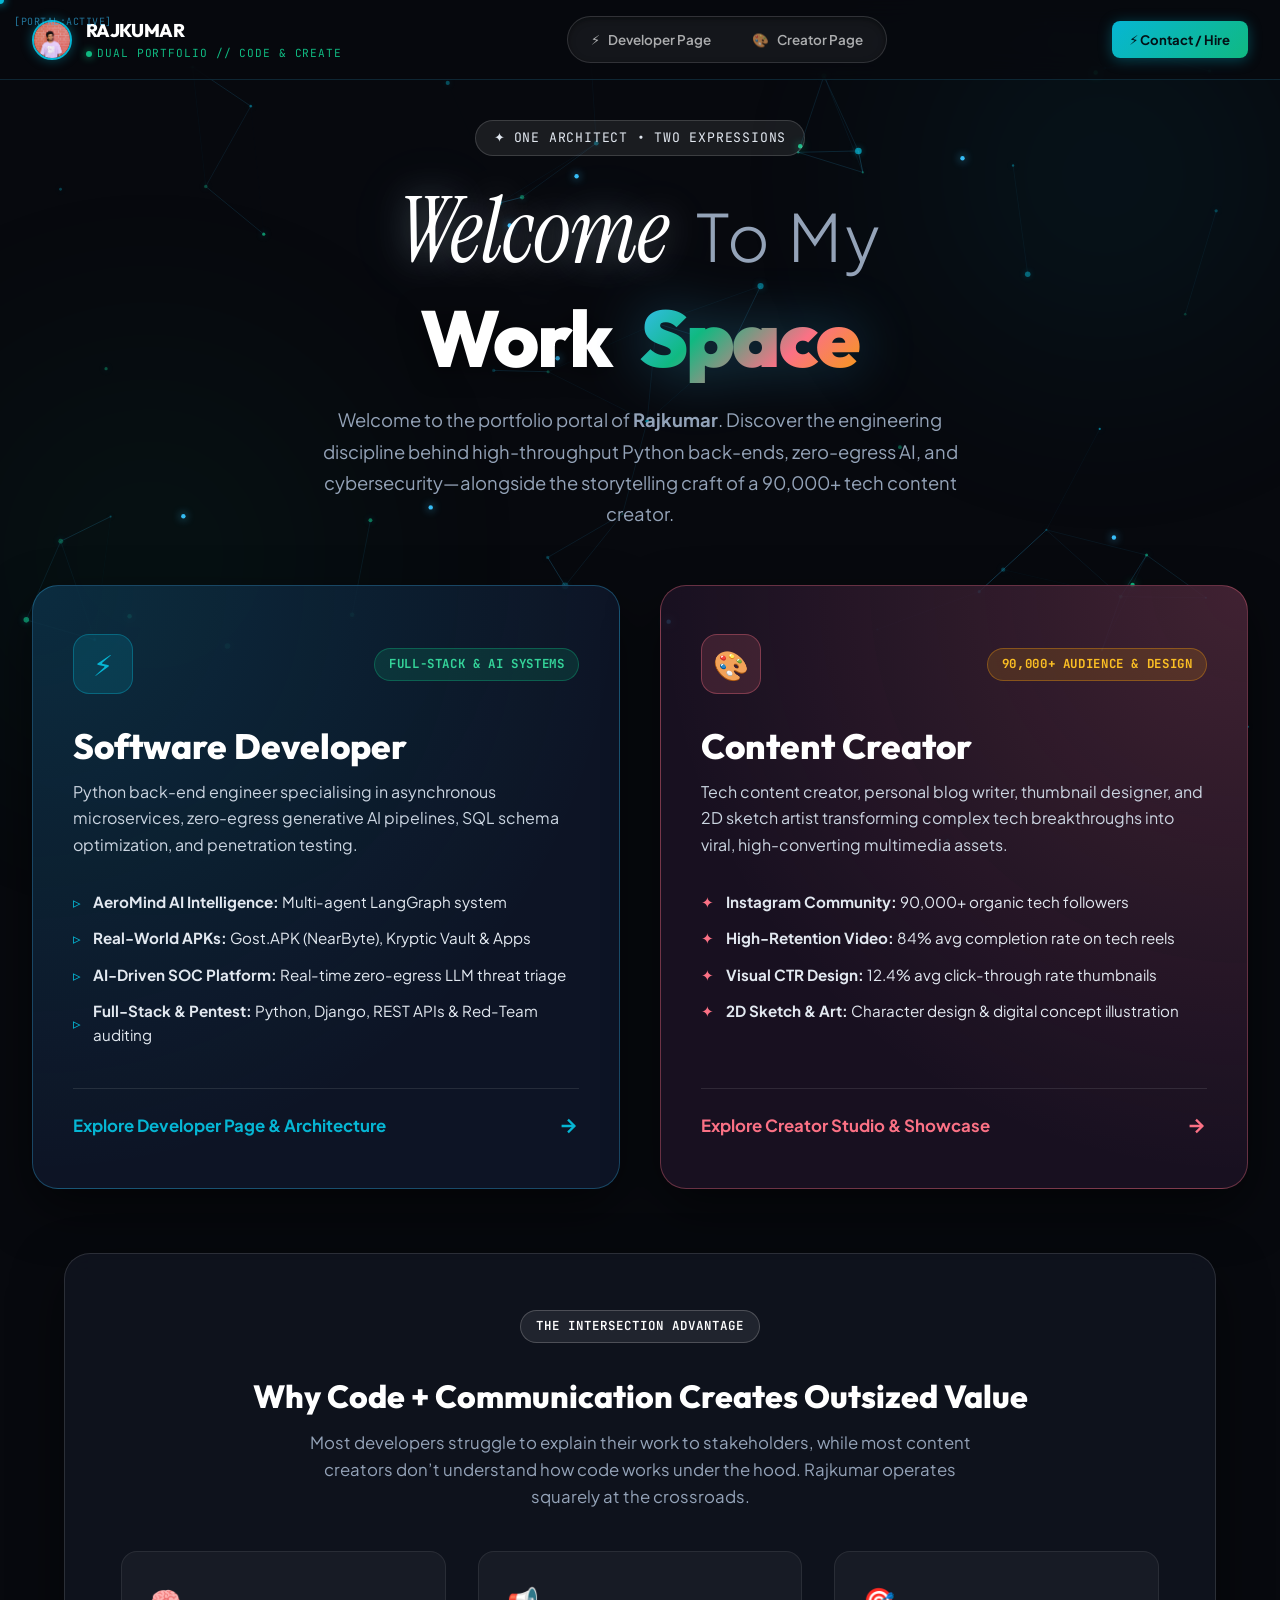
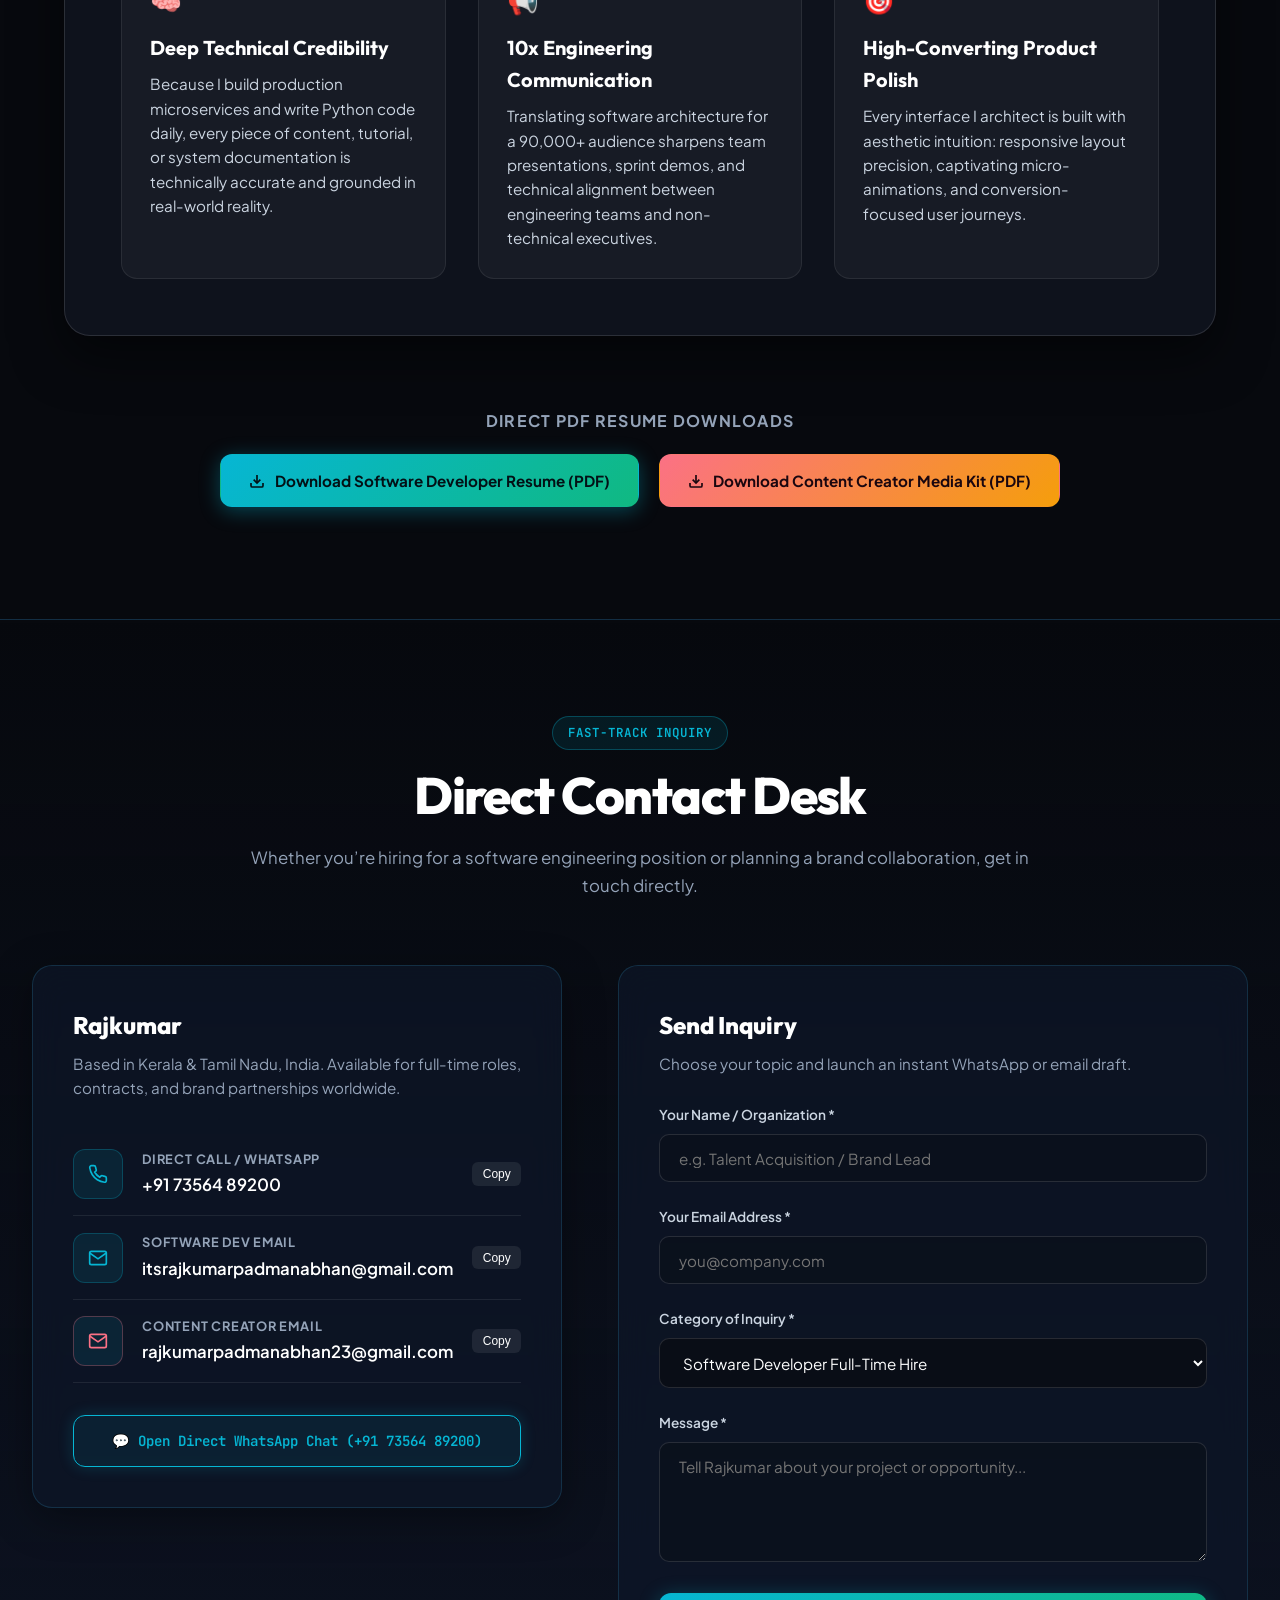
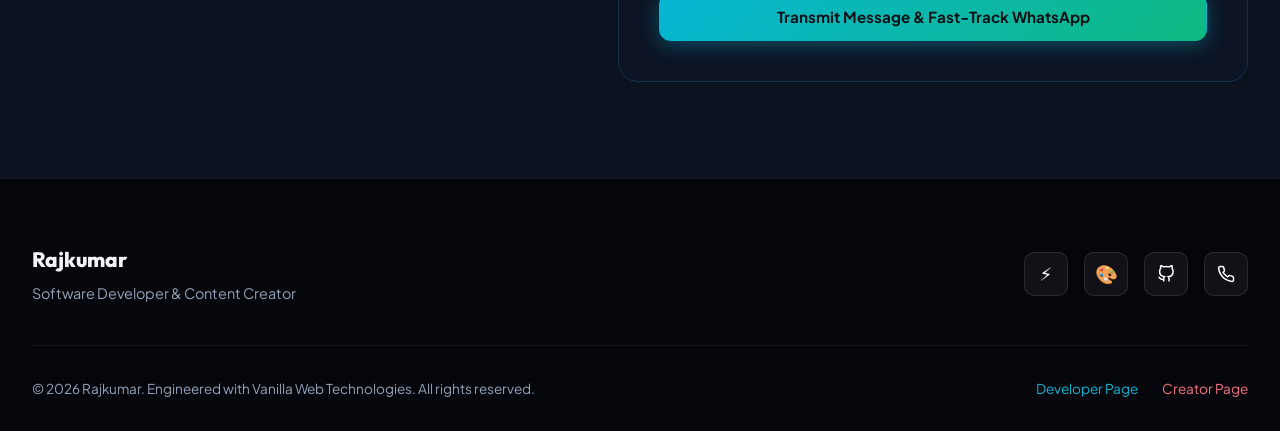
<file: index.html>
<!DOCTYPE html>
<html lang="en">
<head>
  <meta charset="UTF-8" />
  <meta name="viewport" content="width=device-width, initial-scale=1.0" />
  <title>Rajkumar — Software Developer & Content Creator | Dual Portfolio</title>
  <meta name="description" content="Official dual-persona portfolio of Rajkumar PR: Full-Stack Python Software Developer & AI Security Engineer + 90K Tech Content Creator & Visual Artist." />
  <meta name="theme-color" content="#07090e" />

  <!-- Preconnect to Google Fonts -->
  <link rel="preconnect" href="https://fonts.googleapis.com" />
  <link rel="preconnect" href="https://fonts.gstatic.com" crossorigin />
  <link href="https://fonts.googleapis.com/css2?family=Instrument+Serif:ital@0;1&family=Plus+Jakarta+Sans:wght@300;400;500;600;700;800&family=JetBrains+Mono:wght@400;500;600;700&family=Outfit:wght@400;500;600;700;800;900&family=Cinzel:wght@500;700&display=swap" rel="stylesheet" />

  <!-- Stylesheets -->
  <link rel="stylesheet" href="css/common.css" />
  <link rel="stylesheet" href="css/developer.css" />
  <link rel="stylesheet" href="css/creator.css" />
  <style>
    /* Master Hub Styles */
    .hub-hero {
      min-height: 100vh;
      display: flex;
      flex-direction: column;
      justify-content: center;
      align-items: center;
      padding: 7.5rem 2rem 4rem;
      position: relative;
      text-align: center;
    }

    .hub-title-wrap {
      max-width: 900px;
      margin-bottom: 3.5rem;
      position: relative;
      z-index: 10;
    }

    .hub-tag {
      display: inline-flex;
      align-items: center;
      gap: 0.5rem;
      padding: 0.4rem 1.15rem;
      border-radius: 999px;
      background: rgba(255, 255, 255, 0.08);
      border: 1px solid rgba(255, 255, 255, 0.15);
      font-family: var(--font-mono);
      font-size: 0.82rem;
      letter-spacing: 0.06em;
      color: #e2e8f0;
      margin-bottom: 1.5rem;
    }

    .hub-headline {
      font-size: clamp(2.75rem, 6.2vw, 5.2rem);
      line-height: 1.12;
      color: #fff;
      margin-bottom: 1.35rem;
      display: flex;
      flex-direction: column;
      align-items: center;
      justify-content: center;
      gap: 0.15em;
    }

    .hub-headline .mix-row {
      display: inline-flex;
      align-items: baseline;
      justify-content: center;
      flex-wrap: wrap;
      gap: 0.35em;
    }

    /* Font Mix 1: "Welcome" — Luxury Editorial Serif Italic */
    .hub-headline .mix-welcome {
      font-family: var(--font-serif, 'Instrument Serif', Georgia, serif);
      font-style: italic;
      font-weight: 400;
      font-size: 1.15em;
      letter-spacing: -0.01em;
      color: #ffffff;
      text-shadow: 0 0 35px rgba(255, 255, 255, 0.3), 0 0 70px rgba(56, 189, 248, 0.2);
      transition: transform 0.35s cubic-bezier(0.16, 1, 0.3, 1), text-shadow 0.35s ease;
      display: inline-block;
      cursor: default;
    }
    .hub-headline .mix-welcome:hover {
      transform: translateY(-2px) skewX(-3deg);
      text-shadow: 0 0 45px rgba(251, 113, 133, 0.5), 0 0 80px rgba(255, 255, 255, 0.45);
    }

    /* Font Mix 2: "To My" — Minimalist Geometric Modern Sans */
    .hub-headline .mix-tomy {
      font-family: var(--font-sans);
      font-weight: 300;
      font-style: normal;
      font-size: 0.82em;
      letter-spacing: 0.05em;
      color: #94a3b8;
      display: inline-block;
      vertical-align: baseline;
      transition: color 0.3s ease;
    }
    .hub-headline:hover .mix-tomy {
      color: #e2e8f0;
    }

    /* Font Mix 3: "Work" — Architectural Precision Geometric Sans */
    .hub-headline .mix-work {
      font-family: var(--font-heading);
      font-weight: 800;
      letter-spacing: -0.03em;
      color: #ffffff;
      display: inline-block;
      text-shadow: 0 4px 25px rgba(0, 0, 0, 0.6);
      transition: transform 0.35s cubic-bezier(0.16, 1, 0.3, 1), color 0.3s ease;
      cursor: default;
    }
    .hub-headline .mix-work:hover {
      transform: translateY(-2px);
      color: #e0f2fe;
      text-shadow: 0 0 30px rgba(56, 189, 248, 0.5);
    }

    /* Font Mix 4: "Space" — Radiant Dual-Gradient Ambient Display */
    .hub-headline .mix-space {
      font-family: var(--font-heading);
      font-weight: 900;
      letter-spacing: -0.02em;
      background: linear-gradient(135deg, #38bdf8 0%, #10b981 32%, #fb7185 68%, #f59e0b 100%);
      background-size: 250% 250%;
      -webkit-background-clip: text;
      -webkit-text-fill-color: transparent;
      filter: drop-shadow(0 0 28px rgba(56, 189, 248, 0.32));
      animation: spaceGradientShift 8s ease-in-out infinite alternate;
      display: inline-block;
      cursor: default;
      transition: filter 0.35s ease, transform 0.35s cubic-bezier(0.16, 1, 0.3, 1);
    }
    .hub-headline .mix-space:hover {
      transform: translateY(-2px) scale(1.02);
      filter: drop-shadow(0 0 38px rgba(251, 113, 133, 0.55)) drop-shadow(0 0 15px rgba(56, 189, 248, 0.45));
    }

    .hub-headline .dual-gradient {
      background: linear-gradient(135deg, #38bdf8 0%, #10b981 32%, #fb7185 68%, #f59e0b 100%);
      -webkit-background-clip: text;
      -webkit-text-fill-color: transparent;
    }

    @keyframes spaceGradientShift {
      0% {
        background-position: 0% 50%;
      }
      50% {
        background-position: 100% 50%;
      }
      100% {
        background-position: 0% 50%;
      }
    }

    .hub-sub {
      font-size: 1.15rem;
      color: #94a3b8;
      max-width: 680px;
      margin: 0 auto;
      line-height: 1.7;
    }

    /* Dual Persona Split Cards */
    .dual-portals-grid {
      display: grid;
      grid-template-columns: 1fr 1fr;
      gap: 2.5rem;
      max-width: 1280px;
      width: 100%;
      margin: 0 auto;
      position: relative;
      z-index: 10;
    }

    .portal-card {
      position: relative;
      border-radius: 26px;
      padding: 3rem 2.5rem;
      text-align: left;
      text-decoration: none;
      color: #fff;
      overflow: hidden;
      display: flex;
      flex-direction: column;
      justify-content: space-between;
      transition: all 0.4s cubic-bezier(0.16, 1, 0.3, 1);
      box-shadow: 0 20px 50px rgba(0, 0, 0, 0.5);
    }

    .portal-card.dev-side {
      background: radial-gradient(circle at top left, rgba(6, 182, 212, 0.15), transparent 70%), rgba(15, 23, 42, 0.85);
      border: 1px solid rgba(56, 189, 248, 0.3);
    }

    .portal-card.creator-side {
      background: radial-gradient(circle at top right, rgba(251, 113, 133, 0.18), transparent 70%), rgba(28, 18, 36, 0.85);
      border: 1px solid rgba(251, 113, 133, 0.35);
    }

    .portal-card:hover {
      transform: translateY(-8px) scale(1.02);
    }

    .portal-card.dev-side:hover {
      border-color: var(--dev-secondary);
      box-shadow: 0 25px 60px rgba(0, 0, 0, 0.6), 0 0 35px rgba(6, 182, 212, 0.35);
    }

    .portal-card.creator-side:hover {
      border-color: var(--creator-primary);
      box-shadow: 0 25px 60px rgba(0, 0, 0, 0.6), 0 0 40px rgba(251, 113, 133, 0.35);
    }

    .portal-header {
      display: flex;
      justify-content: space-between;
      align-items: center;
      margin-bottom: 2rem;
    }

    .portal-icon {
      width: 60px;
      height: 60px;
      border-radius: 16px;
      display: flex;
      align-items: center;
      justify-content: center;
      font-size: 1.8rem;
    }

    .dev-side .portal-icon {
      background: rgba(6, 182, 212, 0.15);
      border: 1px solid rgba(6, 182, 212, 0.35);
      color: var(--dev-secondary);
    }

    .creator-side .portal-icon {
      background: rgba(251, 113, 133, 0.15);
      border: 1px solid rgba(251, 113, 133, 0.35);
      color: var(--creator-primary);
    }

    .portal-badge {
      font-family: var(--font-mono);
      font-size: 0.78rem;
      font-weight: 700;
      padding: 0.35rem 0.85rem;
      border-radius: 999px;
      letter-spacing: 0.05em;
    }

    .dev-side .portal-badge {
      background: rgba(16, 185, 129, 0.15);
      color: #34d399;
      border: 1px solid rgba(16, 185, 129, 0.35);
    }

    .creator-side .portal-badge {
      background: rgba(245, 158, 11, 0.15);
      color: #fbbf24;
      border: 1px solid rgba(245, 158, 11, 0.35);
    }

    .portal-title {
      font-family: var(--font-heading);
      font-size: 2.2rem;
      font-weight: 800;
      line-height: 1.15;
      margin-bottom: 0.75rem;
    }

    .portal-lead {
      color: #cbd5e1;
      font-size: 1rem;
      line-height: 1.65;
      margin-bottom: 2rem;
    }

    .portal-highlights {
      display: flex;
      flex-direction: column;
      gap: 0.75rem;
      margin-bottom: 2.5rem;
    }

    .portal-highlight-item {
      display: flex;
      align-items: center;
      gap: 0.75rem;
      font-size: 0.95rem;
      color: #e2e8f0;
    }

    .portal-highlight-item span.bullet {
      font-weight: 800;
    }

    .dev-side span.bullet { color: var(--dev-secondary); }
    .creator-side span.bullet { color: var(--creator-primary); }

    .portal-cta-bar {
      display: flex;
      align-items: center;
      justify-content: space-between;
      border-top: 1px solid rgba(255, 255, 255, 0.1);
      padding-top: 1.5rem;
      font-weight: 700;
      font-size: 1.05rem;
    }

    .dev-side .portal-cta-bar { color: var(--dev-secondary); }
    .creator-side .portal-cta-bar { color: var(--creator-primary); }

    /* Intersection Feature Section */
    .intersection-section {
      max-width: 1280px;
      margin: 4rem auto 0;
      padding: 0 2rem;
      position: relative;
      z-index: 10;
    }

    .intersection-box {
      background: rgba(18, 22, 34, 0.75);
      backdrop-filter: var(--glass-blur);
      border: 1px solid rgba(255, 255, 255, 0.12);
      border-radius: 26px;
      padding: 3.5rem;
      text-align: center;
      box-shadow: 0 20px 50px rgba(0, 0, 0, 0.5);
    }

    .intersection-grid {
      display: grid;
      grid-template-columns: repeat(3, 1fr);
      gap: 2rem;
      margin-top: 2.5rem;
      text-align: left;
    }

    .intersection-item {
      background: rgba(255, 255, 255, 0.04);
      border: 1px solid rgba(255, 255, 255, 0.08);
      border-radius: 16px;
      padding: 1.75rem;
    }

    .intersection-item h4 {
      font-family: var(--font-heading);
      font-size: 1.25rem;
      font-weight: 700;
      color: #fff;
      margin-bottom: 0.5rem;
    }

    .intersection-item p {
      color: #cbd5e1;
      font-size: 0.95rem;
      line-height: 1.6;
    }

    @media (max-width: 992px) {
      .dual-portals-grid {
        grid-template-columns: 1fr;
      }
      .intersection-grid {
        grid-template-columns: 1fr;
      }
      .intersection-box {
        padding: 2.5rem 1.5rem;
      }
    }
  </style>
</head>
<body>

  <!-- Interconnected Matrix Canvas -->
  <div class="canvas-bg-container">
    <canvas id="neural-matrix-canvas"></canvas>
  </div>
  <div class="ambient-glow ambient-glow-1"></div>
  <div class="ambient-glow ambient-glow-2"></div>

  <!-- Custom Pointer -->
  <div class="custom-cursor-dot"></div>
  <div class="custom-cursor-follower"></div>
  <div class="custom-cursor-crosshair">[PORTAL:ACTIVE]</div>

  <!-- Global Top Navigation -->
  <header class="site-nav">
    <div class="nav-container">
      <a href="index.html" class="nav-brand" title="Rajkumar Portfolio Portal">
        <div class="brand-avatar">
          <img src="assets/images/rajkumar_avatar.jpg" alt="Rajkumar" />
        </div>
        <div class="brand-info">
          <span class="brand-name">RAJKUMAR</span>
          <span class="brand-tag">DUAL PORTFOLIO // CODE & CREATE</span>
        </div>
      </a>

      <!-- Persona Switcher -->
      <nav class="persona-switcher" aria-label="Direct Portals">
        <a href="developer.html" class="persona-btn dev-btn">
          <span>⚡</span> <span>Developer Page</span>
        </a>
        <a href="creator.html" class="persona-btn creator-btn">
          <span>🎨</span> <span>Creator Page</span>
        </a>
      </nav>

      <!-- Nav Actions (Both Resumes Quick Access) -->
      <div class="nav-actions">
        <a href="developer.html#contact" class="btn-nav-cta">
          <span>⚡ Contact / Hire</span>
        </a>
      </div>
    </div>
  </header>

  <main>
    <!-- HUB HERO SECTION -->
    <section class="hub-hero">
      <div class="hub-title-wrap">
        <div class="hub-tag">
          <span>✦</span> <span>ONE ARCHITECT • TWO EXPRESSIONS</span>
        </div>

        <h1 class="hub-headline" aria-label="Welcome To My Work Space">
          <span class="mix-row">
            <span class="mix-welcome">Welcome</span>
            <span class="mix-tomy">To My</span>
          </span>
          <span class="mix-row">
            <span class="mix-work">Work</span>
            <span class="mix-space dual-gradient">Space</span>
          </span>
        </h1>

        <p class="hub-sub">
          Welcome to the portfolio portal of <strong>Rajkumar</strong>. Discover the engineering discipline behind high-throughput Python back-ends, zero-egress AI, and cybersecurity—alongside the storytelling craft of a 90,000+ tech content creator.
        </p>
      </div>

      <!-- DUAL PERSONA SPLIT PORTALS -->
      <div class="dual-portals-grid">

        <!-- Portal 1: Software Developer -->
        <a href="developer.html" class="portal-card dev-side">
          <div>
            <div class="portal-header">
              <div class="portal-icon">⚡</div>
              <span class="portal-badge">FULL-STACK & AI SYSTEMS</span>
            </div>

            <h2 class="portal-title">Software Developer</h2>
            <p class="portal-lead">
              Python back-end engineer specialising in asynchronous microservices, zero-egress generative AI pipelines, SQL schema optimization, and penetration testing.
            </p>

            <div class="portal-highlights">
              <div class="portal-highlight-item">
                <span class="bullet">▹</span>
                <span><strong>AeroMind AI Intelligence:</strong> Multi-agent LangGraph system</span>
              </div>
              <div class="portal-highlight-item">
                <span class="bullet">▹</span>
                <span><strong>Real-World APKs:</strong> Gost.APK (NearByte), Kryptic Vault &amp; Apps</span>
              </div>
              <div class="portal-highlight-item">
                <span class="bullet">▹</span>
                <span><strong>AI-Driven SOC Platform:</strong> Real-time zero-egress LLM threat triage</span>
              </div>
              <div class="portal-highlight-item">
                <span class="bullet">▹</span>
                <span><strong>Full-Stack &amp; Pentest:</strong> Python, Django, REST APIs &amp; Red-Team auditing</span>
              </div>
            </div>
          </div>

          <div class="portal-cta-bar">
            <span>Explore Developer Page & Architecture</span>
            <svg width="22" height="22" viewBox="0 0 24 24" fill="none" stroke="currentColor" stroke-width="2.5"><line x1="5" y1="12" x2="19" y2="12"/><polyline points="12 5 19 12 12 19"/></svg>
          </div>
        </a>

        <!-- Portal 2: Content Creator -->
        <a href="creator.html" class="portal-card creator-side">
          <div>
            <div class="portal-header">
              <div class="portal-icon">🎨</div>
              <span class="portal-badge">90,000+ AUDIENCE & DESIGN</span>
            </div>

            <h2 class="portal-title">Content Creator</h2>
            <p class="portal-lead">
              Tech content creator, personal blog writer, thumbnail designer, and 2D sketch artist transforming complex tech breakthroughs into viral, high-converting multimedia assets.
            </p>

            <div class="portal-highlights">
              <div class="portal-highlight-item">
                <span class="bullet">✦</span>
                <span><strong>Instagram Community:</strong> 90,000+ organic tech followers</span>
              </div>
              <div class="portal-highlight-item">
                <span class="bullet">✦</span>
                <span><strong>High-Retention Video:</strong> 84% avg completion rate on tech reels</span>
              </div>
              <div class="portal-highlight-item">
                <span class="bullet">✦</span>
                <span><strong>Visual CTR Design:</strong> 12.4% avg click-through rate thumbnails</span>
              </div>
              <div class="portal-highlight-item">
                <span class="bullet">✦</span>
                <span><strong>2D Sketch & Art:</strong> Character design & digital concept illustration</span>
              </div>
            </div>
          </div>

          <div class="portal-cta-bar">
            <span>Explore Creator Studio & Showcase</span>
            <svg width="22" height="22" viewBox="0 0 24 24" fill="none" stroke="currentColor" stroke-width="2.5"><line x1="5" y1="12" x2="19" y2="12"/><polyline points="12 5 19 12 12 19"/></svg>
          </div>
        </a>

      </div>

      <!-- INTERSECTION VALUE ADD -->
      <div class="intersection-section">
        <div class="intersection-box">
          <span class="section-badge" style="background:rgba(255,255,255,0.08); border-color:rgba(255,255,255,0.2); color:#fff;">
            The Intersection Advantage
          </span>
          <h3 style="font-family:var(--font-heading); font-size:2rem; font-weight:800; color:#fff; margin-top:0.75rem;">
            Why Code + Communication Creates Outsized Value
          </h3>
          <p style="color:#94a3b8; max-width:700px; margin:0.5rem auto 0; font-size:1.05rem;">
            Most developers struggle to explain their work to stakeholders, while most content creators don’t understand how code works under the hood. Rajkumar operates squarely at the crossroads.
          </p>

          <div class="intersection-grid">
            <div class="intersection-item">
              <div style="font-size:1.6rem; margin-bottom:0.75rem;">🧠</div>
              <h4>Deep Technical Credibility</h4>
              <p>Because I build production microservices and write Python code daily, every piece of content, tutorial, or system documentation is technically accurate and grounded in real-world reality.</p>
            </div>

            <div class="intersection-item">
              <div style="font-size:1.6rem; margin-bottom:0.75rem;">📢</div>
              <h4>10x Engineering Communication</h4>
              <p>Translating software architecture for a 90,000+ audience sharpens team presentations, sprint demos, and technical alignment between engineering teams and non-technical executives.</p>
            </div>

            <div class="intersection-item">
              <div style="font-size:1.6rem; margin-bottom:0.75rem;">🎯</div>
              <h4>High-Converting Product Polish</h4>
              <p>Every interface I architect is built with aesthetic intuition: responsive layout precision, captivating micro-animations, and conversion-focused user journeys.</p>
            </div>
          </div>
        </div>
      </div>

      <!-- QUICK RESUME DOWNLOADS STRIP -->
      <div style="margin-top: 4.5rem; text-align: center; position: relative; z-index: 10;">
        <h4 style="font-size: 1rem; text-transform: uppercase; letter-spacing: 0.08em; color: #94a3b8; margin-bottom: 1.25rem;">
          Direct PDF Resume Downloads
        </h4>
        <div style="display: flex; gap: 1.25rem; justify-content: center; flex-wrap: wrap;">
          <a href="assets/resumes/Rajkumar_PR_Resume.pdf" download="Rajkumar_PR_Resume.pdf" class="btn btn-primary" target="_blank">
            <svg width="16" height="16" viewBox="0 0 24 24" fill="none" stroke="currentColor" stroke-width="2.5"><path d="M21 15v4a2 2 0 0 1-2 2H5a2 2 0 0 1-2-2v-4"/><polyline points="7 10 12 15 17 10"/><line x1="12" y1="15" x2="12" y2="3"/></svg>
            <span>Download Software Developer Resume (PDF)</span>
          </a>

          <a href="assets/resumes/Rajkumar_Content Creator.pdf" download="Rajkumar_Content_Creator_CV.pdf" class="btn" style="background: linear-gradient(135deg, #fb7185, #f59e0b); color: #1a060f; font-weight: 700;" target="_blank">
            <svg width="16" height="16" viewBox="0 0 24 24" fill="none" stroke="currentColor" stroke-width="2.5"><path d="M21 15v4a2 2 0 0 1-2 2H5a2 2 0 0 1-2-2v-4"/><polyline points="7 10 12 15 17 10"/><line x1="12" y1="15" x2="12" y2="3"/></svg>
            <span>Download Content Creator Media Kit (PDF)</span>
          </a>
        </div>
      </div>
    </section>

    <!-- UNIFIED CONTACT & RECRUITER DESK -->
    <section class="section-container contact-section" id="contact" style="margin-top: 3rem;">
      <div class="section-header">
        <span class="section-badge">Fast-Track Inquiry</span>
        <h2 class="section-title">Direct Contact Desk</h2>
        <p class="section-subtitle">
          Whether you’re hiring for a software engineering position or planning a brand collaboration, get in touch directly.
        </p>
      </div>

      <div class="contact-grid">
        <div class="contact-card-info">
          <h3 style="font-family:var(--font-heading); font-size:1.5rem; font-weight:800; color:#fff; margin-bottom:0.5rem;">
            Rajkumar
          </h3>
          <p style="color:#94a3b8; font-size:0.95rem; margin-bottom:2rem;">
            Based in Kerala & Tamil Nadu, India. Available for full-time roles, contracts, and brand partnerships worldwide.
          </p>

          <div class="contact-method">
            <div class="contact-icon-box">
              <svg width="20" height="20" viewBox="0 0 24 24" fill="none" stroke="currentColor" stroke-width="2"><path d="M22 16.92v3a2 2 0 0 1-2.18 2 19.79 19.79 0 0 1-8.63-3.07 19.5 19.5 0 0 1-6-6 19.79 19.79 0 0 1-3.07-8.67A2 2 0 0 1 4.11 2h3a2 2 0 0 1 2 1.72 12.84 12.84 0 0 0 .7 2.81 2 2 0 0 1-.45 2.11L8.09 9.91a16 16 0 0 0 6 6l1.27-1.27a2 2 0 0 1 2.11-.45 12.84 12.84 0 0 0 2.81.7A2 2 0 0 1 22 16.92z"/></svg>
            </div>
            <div class="contact-meta">
              <h4>Direct Call / WhatsApp</h4>
              <a href="tel:+917356489200">+91 73564 89200</a>
            </div>
            <button class="btn-copy-chip" data-copy="+917356489200">Copy</button>
          </div>

          <div class="contact-method">
            <div class="contact-icon-box">
              <svg width="20" height="20" viewBox="0 0 24 24" fill="none" stroke="currentColor" stroke-width="2"><path d="M4 4h16c1.1 0 2 .9 2 2v12c0 1.1-.9 2-2 2H4c-1.1 0-2-.9-2-2V6c0-1.1.9-2 2-2z"/><polyline points="22,6 12,13 2,6"/></svg>
            </div>
            <div class="contact-meta">
              <h4>Software Dev Email</h4>
              <a href="mailto:itsrajkumarpadmanabhan@gmail.com">itsrajkumarpadmanabhan@gmail.com</a>
            </div>
            <button class="btn-copy-chip" data-copy="itsrajkumarpadmanabhan@gmail.com">Copy</button>
          </div>

          <div class="contact-method">
            <div class="contact-icon-box" style="color:var(--creator-primary); border-color:rgba(251,113,133,0.3);">
              <svg width="20" height="20" viewBox="0 0 24 24" fill="none" stroke="currentColor" stroke-width="2"><path d="M4 4h16c1.1 0 2 .9 2 2v12c0 1.1-.9 2-2 2H4c-1.1 0-2-.9-2-2V6c0-1.1.9-2 2-2z"/><polyline points="22,6 12,13 2,6"/></svg>
            </div>
            <div class="contact-meta">
              <h4>Content Creator Email</h4>
              <a href="mailto:rajkumarpadmanabhan23@gmail.com">rajkumarpadmanabhan23@gmail.com</a>
            </div>
            <button class="btn-copy-chip" data-copy="rajkumarpadmanabhan23@gmail.com">Copy</button>
          </div>

          <div style="margin-top:2rem;">
            <a href="https://wa.me/917356489200?text=Hi%20Rajkumar,%20I%20reviewed%20your%20dual%20portfolio%20and%20would%20love%20to%20connect." target="_blank" class="btn btn-cyber" style="width:100%; text-align:center;">
              <span>💬 Open Direct WhatsApp Chat (+91 73564 89200)</span>
            </a>
          </div>
        </div>

        <!-- Interactive Direct Message Form -->
        <div class="contact-form-box">
          <h3 style="font-family:var(--font-heading); font-size:1.5rem; font-weight:800; color:#fff; margin-bottom:0.5rem;">
            Send Inquiry
          </h3>
          <p style="color:#94a3b8; font-size:0.95rem; margin-bottom:1.75rem;">
            Choose your topic and launch an instant WhatsApp or email draft.
          </p>

          <form id="portfolio-contact-form">
            <div class="form-group">
              <label for="form-name">Your Name / Organization *</label>
              <input type="text" id="form-name" class="form-control" placeholder="e.g. Talent Acquisition / Brand Lead" required />
            </div>

            <div class="form-group">
              <label for="form-email">Your Email Address *</label>
              <input type="email" id="form-email" class="form-control" placeholder="you@company.com" required />
            </div>

            <div class="form-group">
              <label for="form-role">Category of Inquiry *</label>
              <select id="form-role" class="form-control" style="background:#090d16; cursor:pointer;">
                <option value="Software Developer Full-Time Hire">Software Developer Full-Time Hire</option>
                <option value="Content Creator Brand Sponsorship">Content Creator Brand Sponsorship</option>
                <option value="FastAPI / AI Pipeline Contract">FastAPI / AI Pipeline Contract</option>
                <option value="YouTube / Tech Thumbnail Suite">YouTube / Tech Thumbnail Suite</option>
                <option value="Application Security Assessment">Application Security Assessment</option>
              </select>
            </div>

            <div class="form-group">
              <label for="form-message">Message *</label>
              <textarea id="form-message" class="form-control" placeholder="Tell Rajkumar about your project or opportunity..." required></textarea>
            </div>

            <button type="submit" class="btn btn-primary" style="width:100%;">
              <span>Transmit Message & Fast-Track WhatsApp</span>
            </button>
          </form>
        </div>
      </div>
    </section>
  </main>

  <!-- Site Footer -->
  <footer class="site-footer">
    <div class="footer-container">
      <div class="footer-brand">
        <h3>Rajkumar</h3>
        <p>Software Developer & Content Creator</p>
      </div>
      <div class="footer-socials">
        <a href="developer.html" class="footer-social-btn" title="Software Developer Page">⚡</a>
        <a href="creator.html" class="footer-social-btn" title="Content Creator Page">🎨</a>
        <a href="https://github.com/its-rajkumarpadmanabhan" target="_blank" class="footer-social-btn" title="GitHub">
          <svg width="18" height="18" viewBox="0 0 24 24" fill="none" stroke="currentColor" stroke-width="2"><path d="M9 19c-5 1.5-5-2.5-7-3m14 6v-3.87a3.37 3.37 0 0 0-.94-2.61c3.14-.35 6.44-1.54 6.44-7A5.44 5.44 0 0 0 20 4.77 5.07 5.07 0 0 0 19.91 1S18.73.65 16 2.48a13.38 13.38 0 0 0-7 0C6.27.65 5.09 1 5.09 1A5.07 5.07 0 0 0 5 4.77a5.44 5.44 0 0 0-1.5 3.78c0 5.42 3.3 6.61 6.44 7A3.37 3.37 0 0 0 9 18.13V22"/></svg>
        </a>
        <a href="https://wa.me/917356489200" target="_blank" class="footer-social-btn" title="WhatsApp">
          <svg width="18" height="18" viewBox="0 0 24 24" fill="none" stroke="currentColor" stroke-width="2"><path d="M22 16.92v3a2 2 0 0 1-2.18 2 19.79 19.79 0 0 1-8.63-3.07 19.5 19.5 0 0 1-6-6 19.79 19.79 0 0 1-3.07-8.67A2 2 0 0 1 4.11 2h3a2 2 0 0 1 2 1.72 12.84 12.84 0 0 0 .7 2.81 2 2 0 0 1-.45 2.11L8.09 9.91a16 16 0 0 0 6 6l1.27-1.27a2 2 0 0 1 2.11-.45 12.84 12.84 0 0 0 2.81.7A2 2 0 0 1 22 16.92z"/></svg>
        </a>
      </div>
    </div>
    <div class="footer-bottom">
      <span>© 2026 Rajkumar. Engineered with Vanilla Web Technologies. All rights reserved.</span>
      <div style="display:flex; gap:1.5rem;">
        <a href="developer.html" style="color:var(--dev-secondary); text-decoration:none;">Developer Page</a>
        <a href="creator.html" style="color:var(--creator-primary); text-decoration:none;">Creator Page</a>
      </div>
    </div>
  </footer>

  <!-- Lightbox / Specs Modal -->
  <div class="modal-backdrop" id="project-modal">
    <div class="modal-dialog">
      <button class="modal-close-btn" id="modal-close-btn">&times;</button>
      <div id="modal-dynamic-content"></div>
    </div>
  </div>

  <div class="toast-container"></div>

  <!-- Scripts -->
  <script src="js/cursor.js"></script>
  <script src="js/canvas-developer.js"></script>
  <script src="js/main.js"></script>
</body>
</html>
</file>
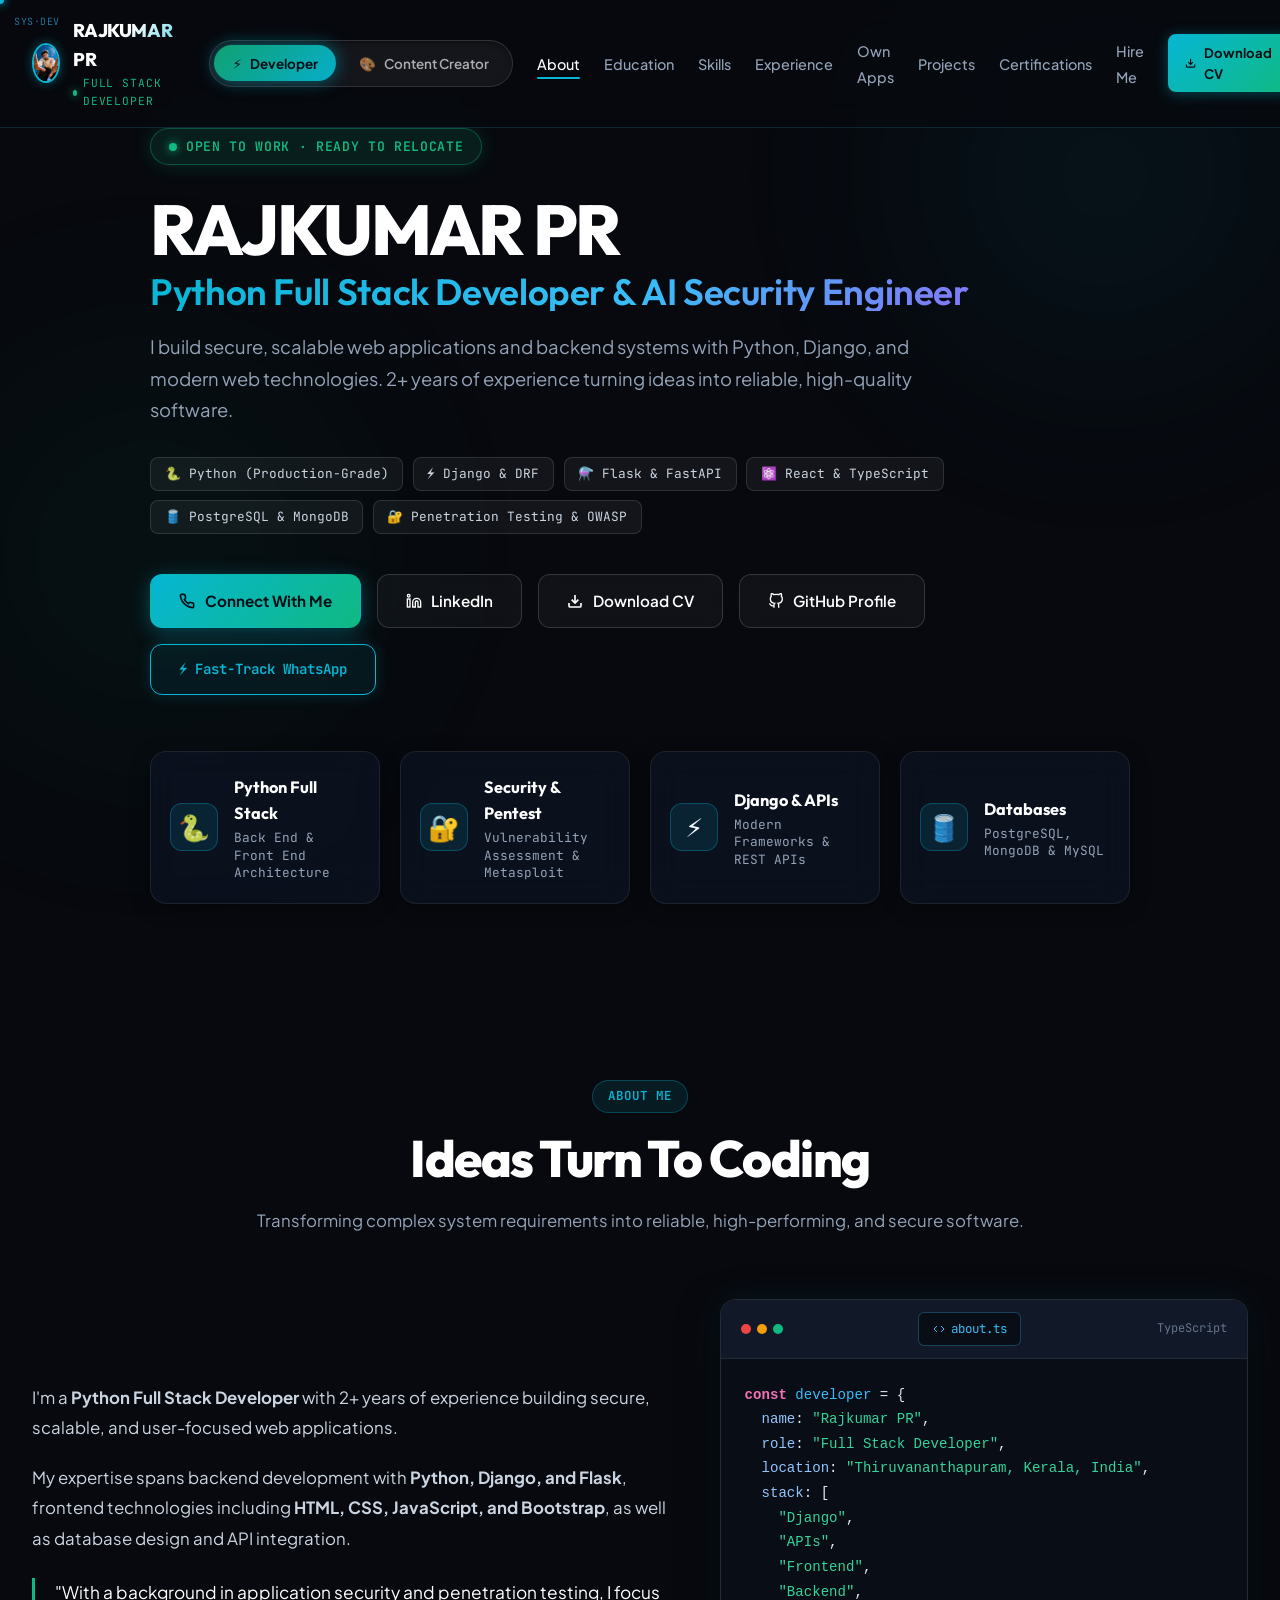
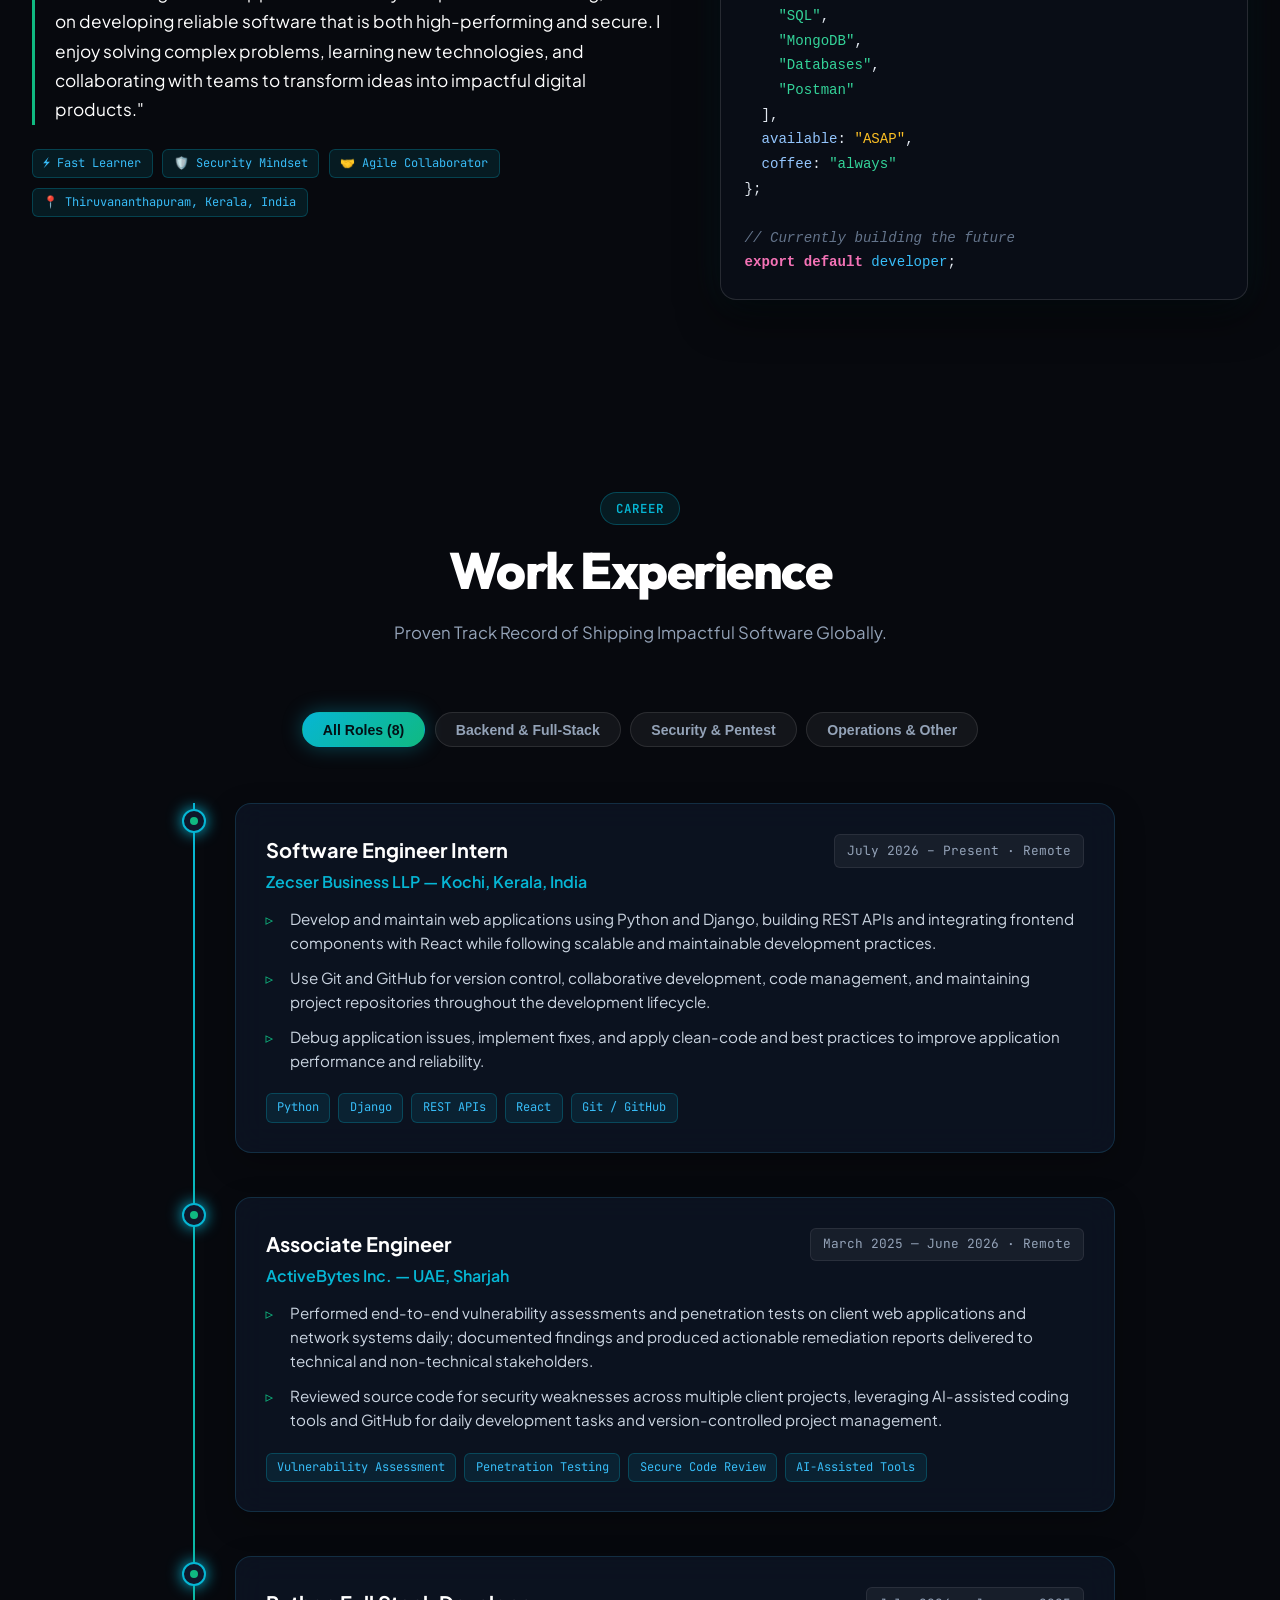
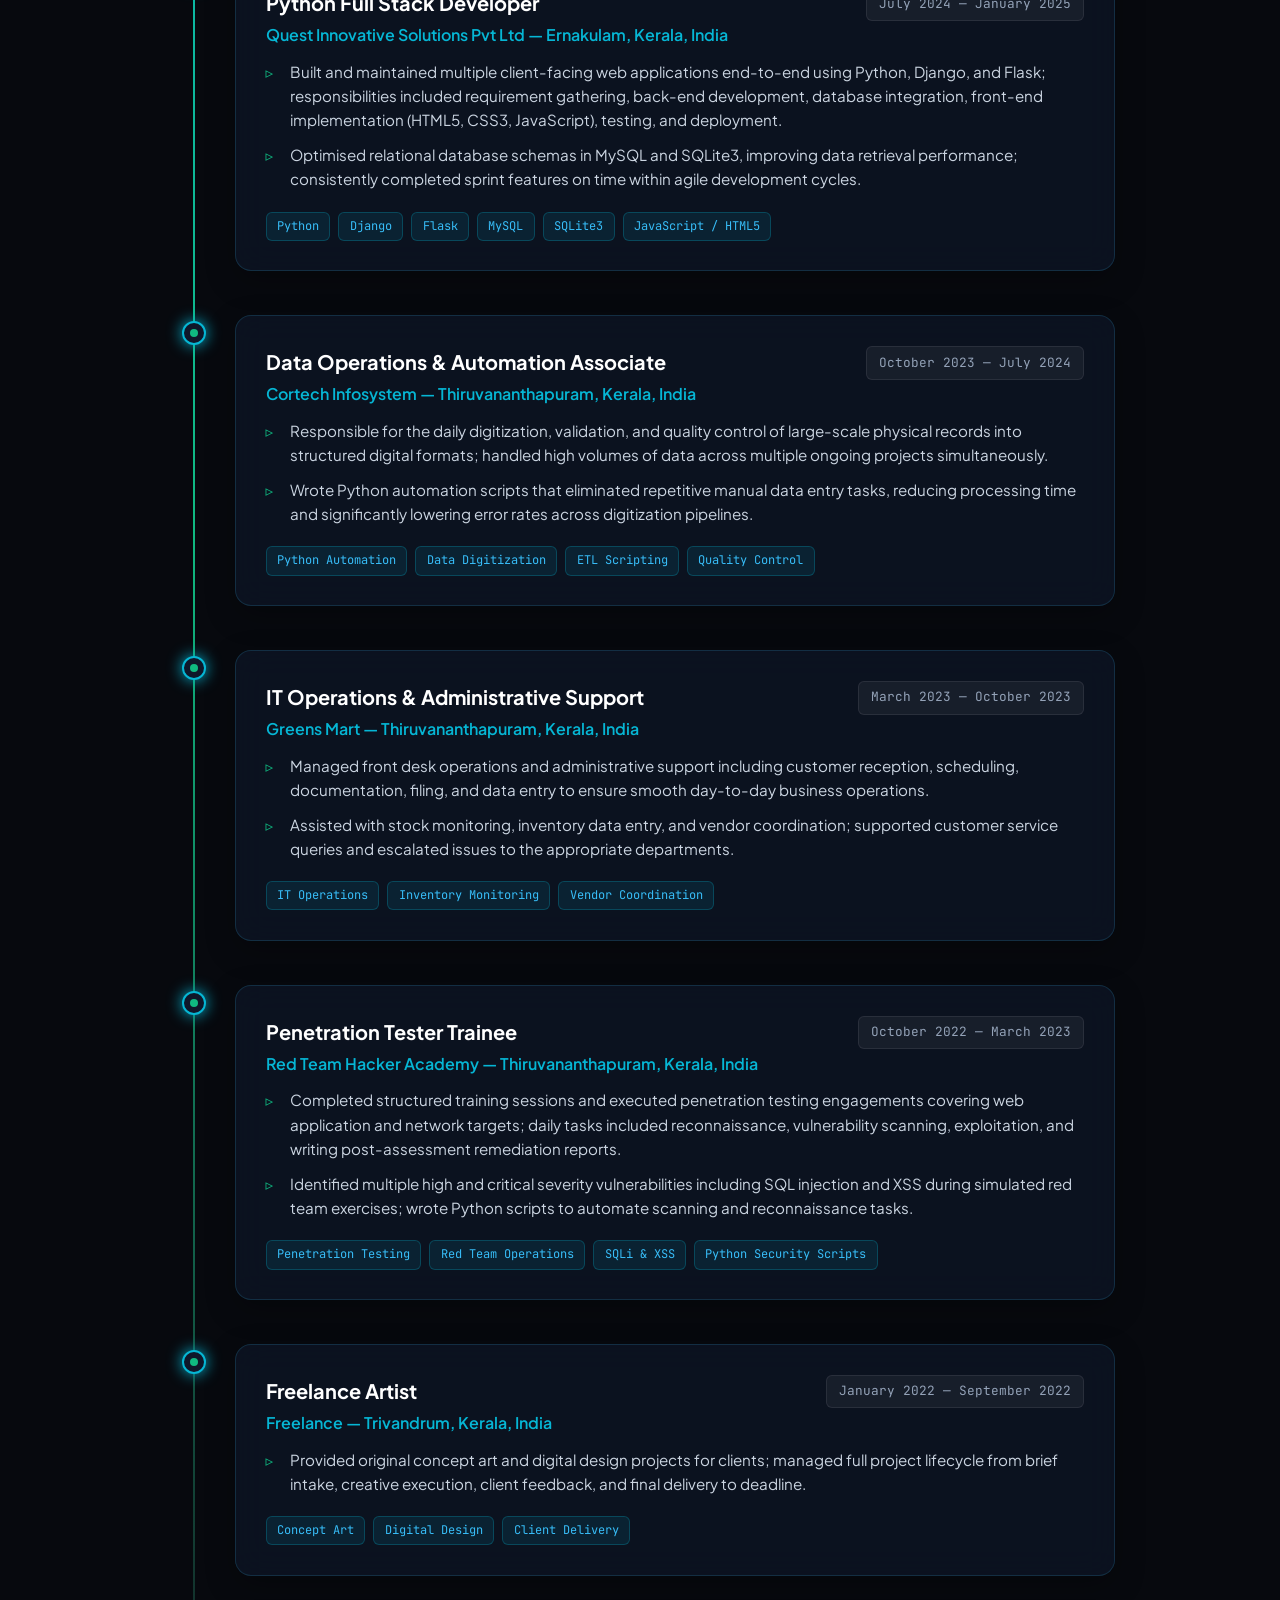
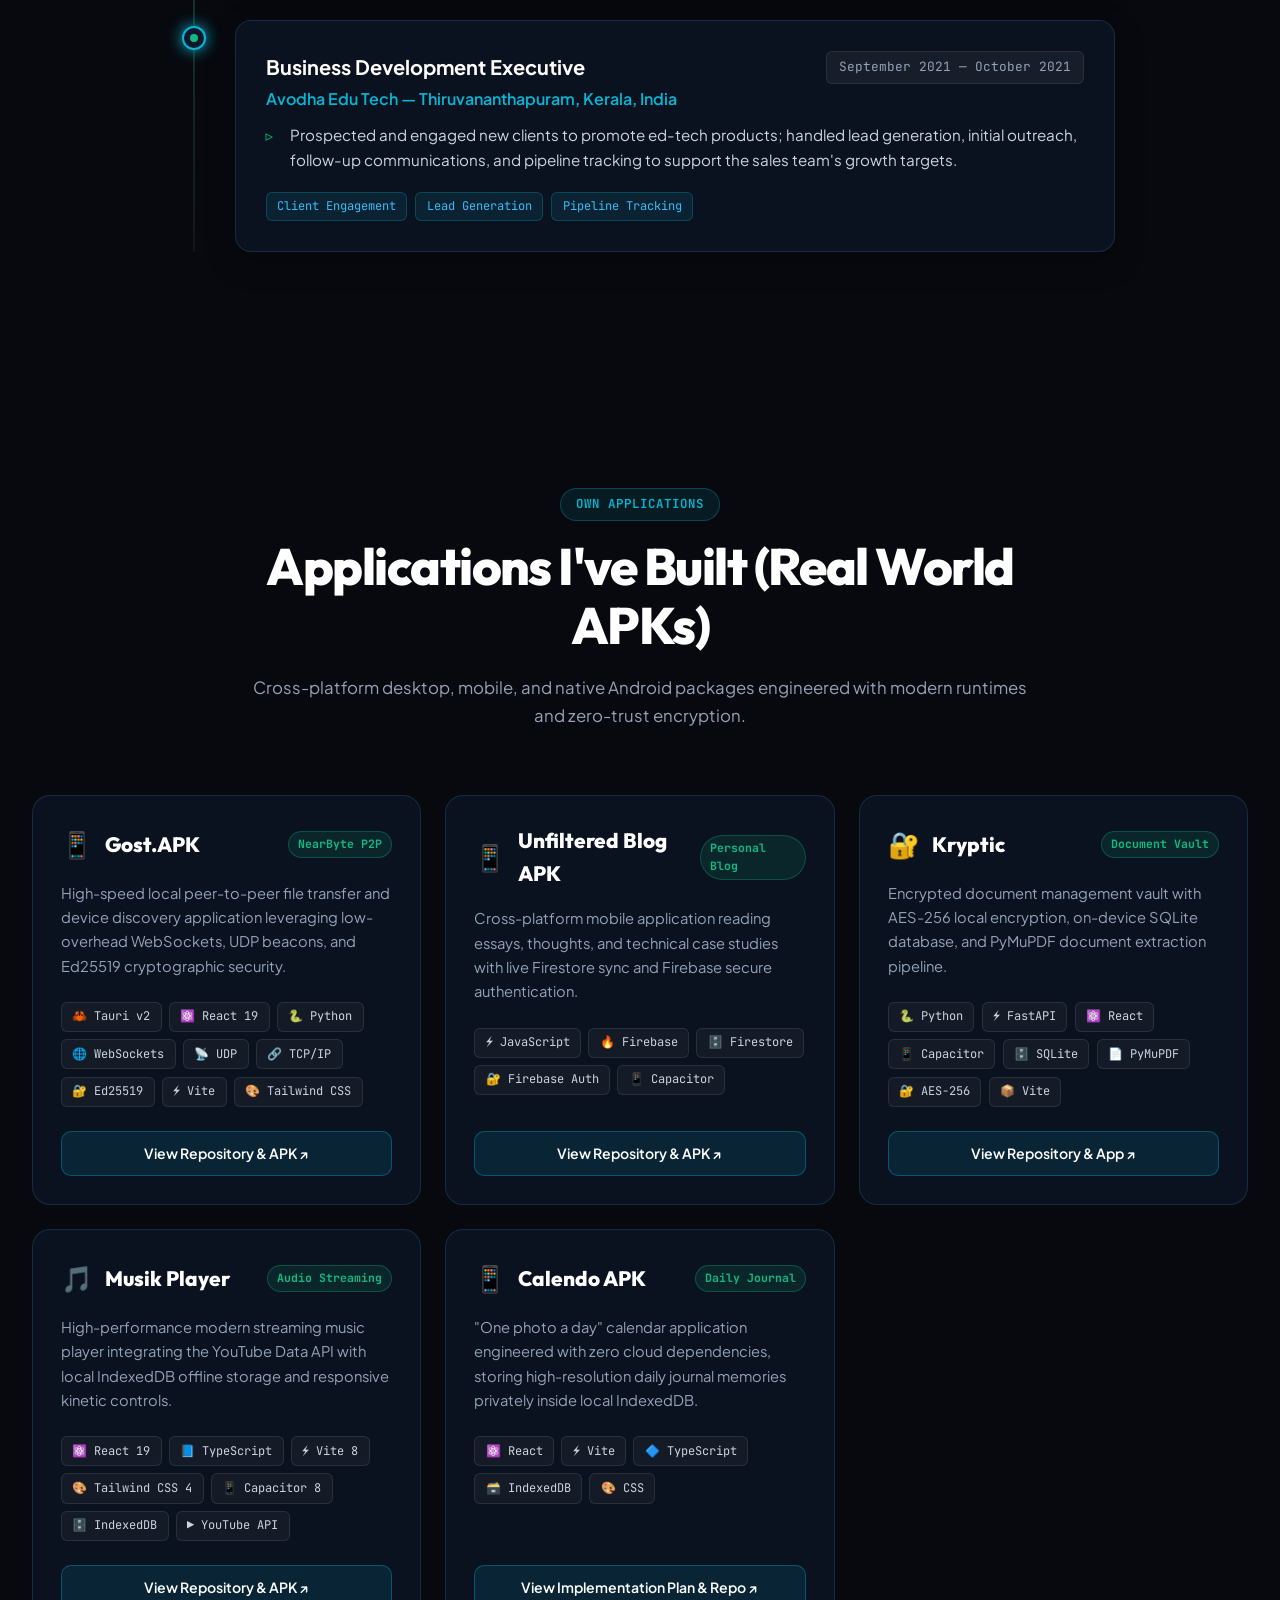
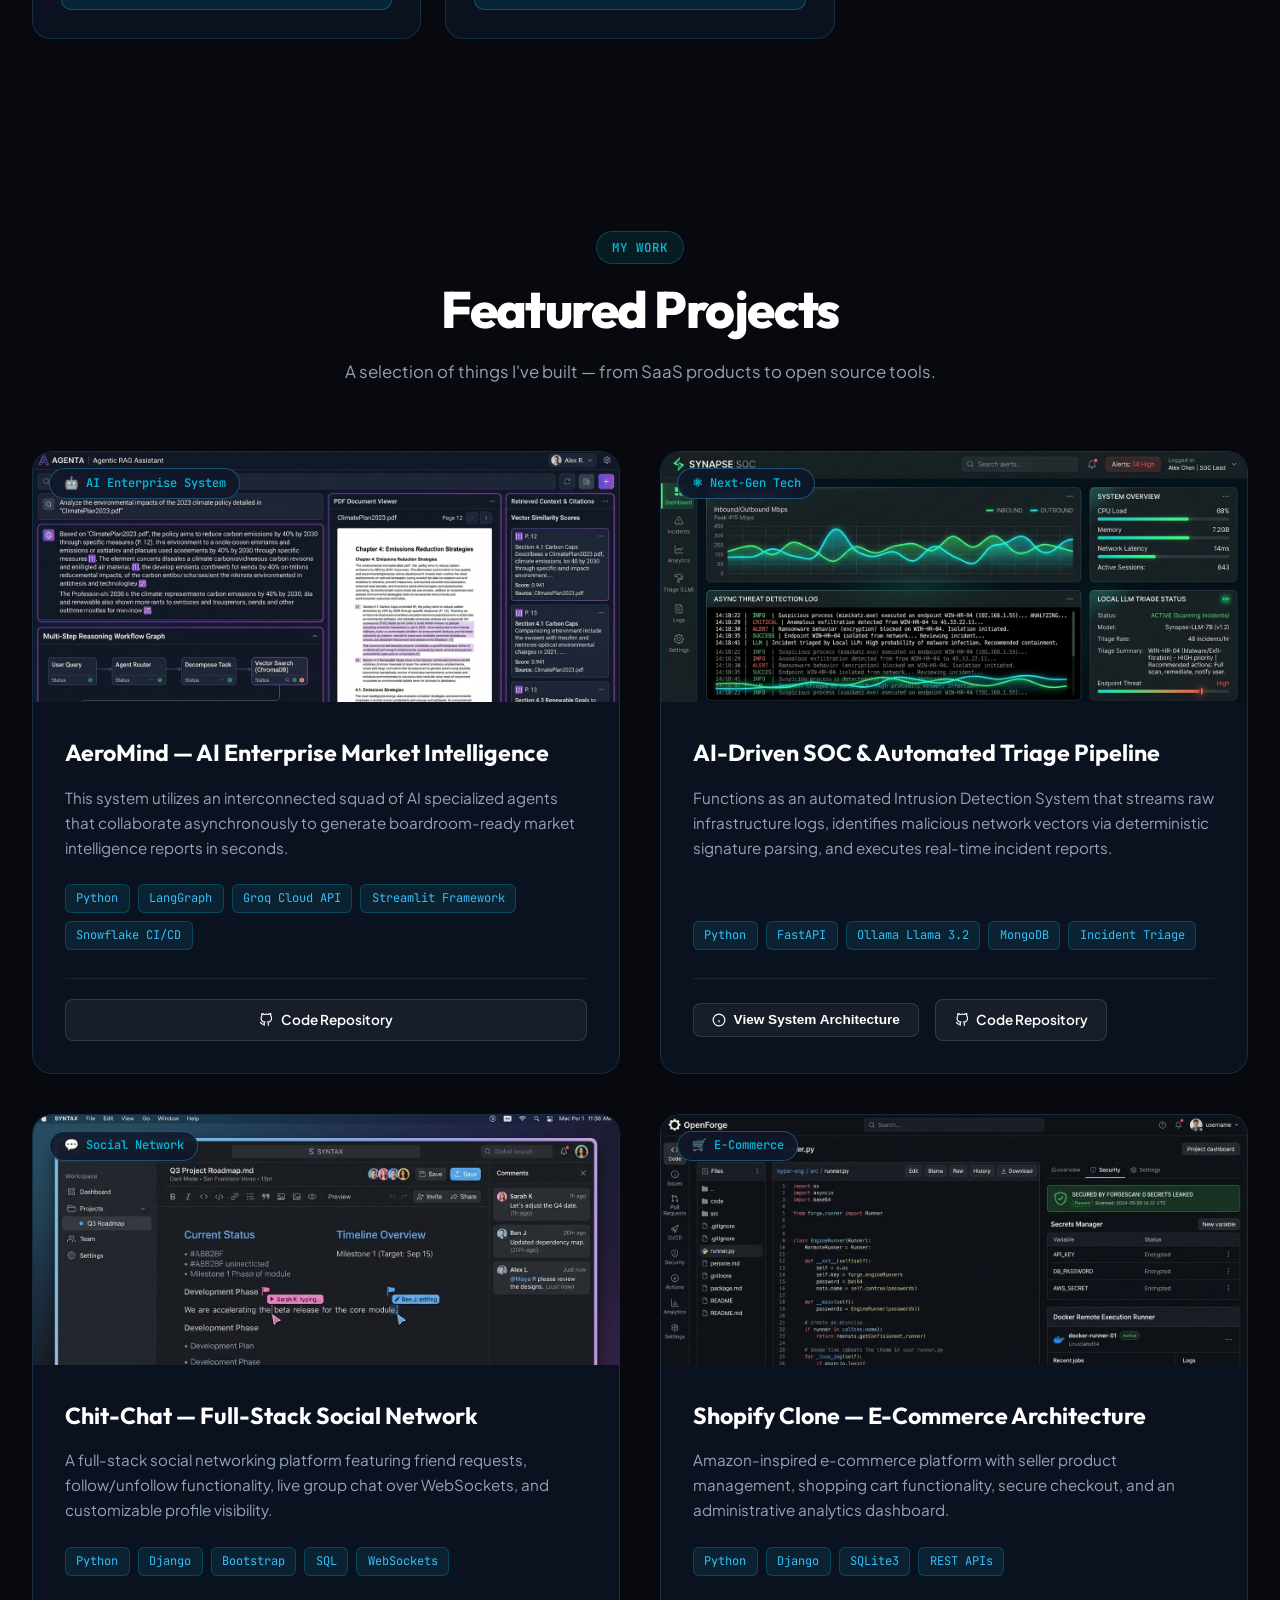
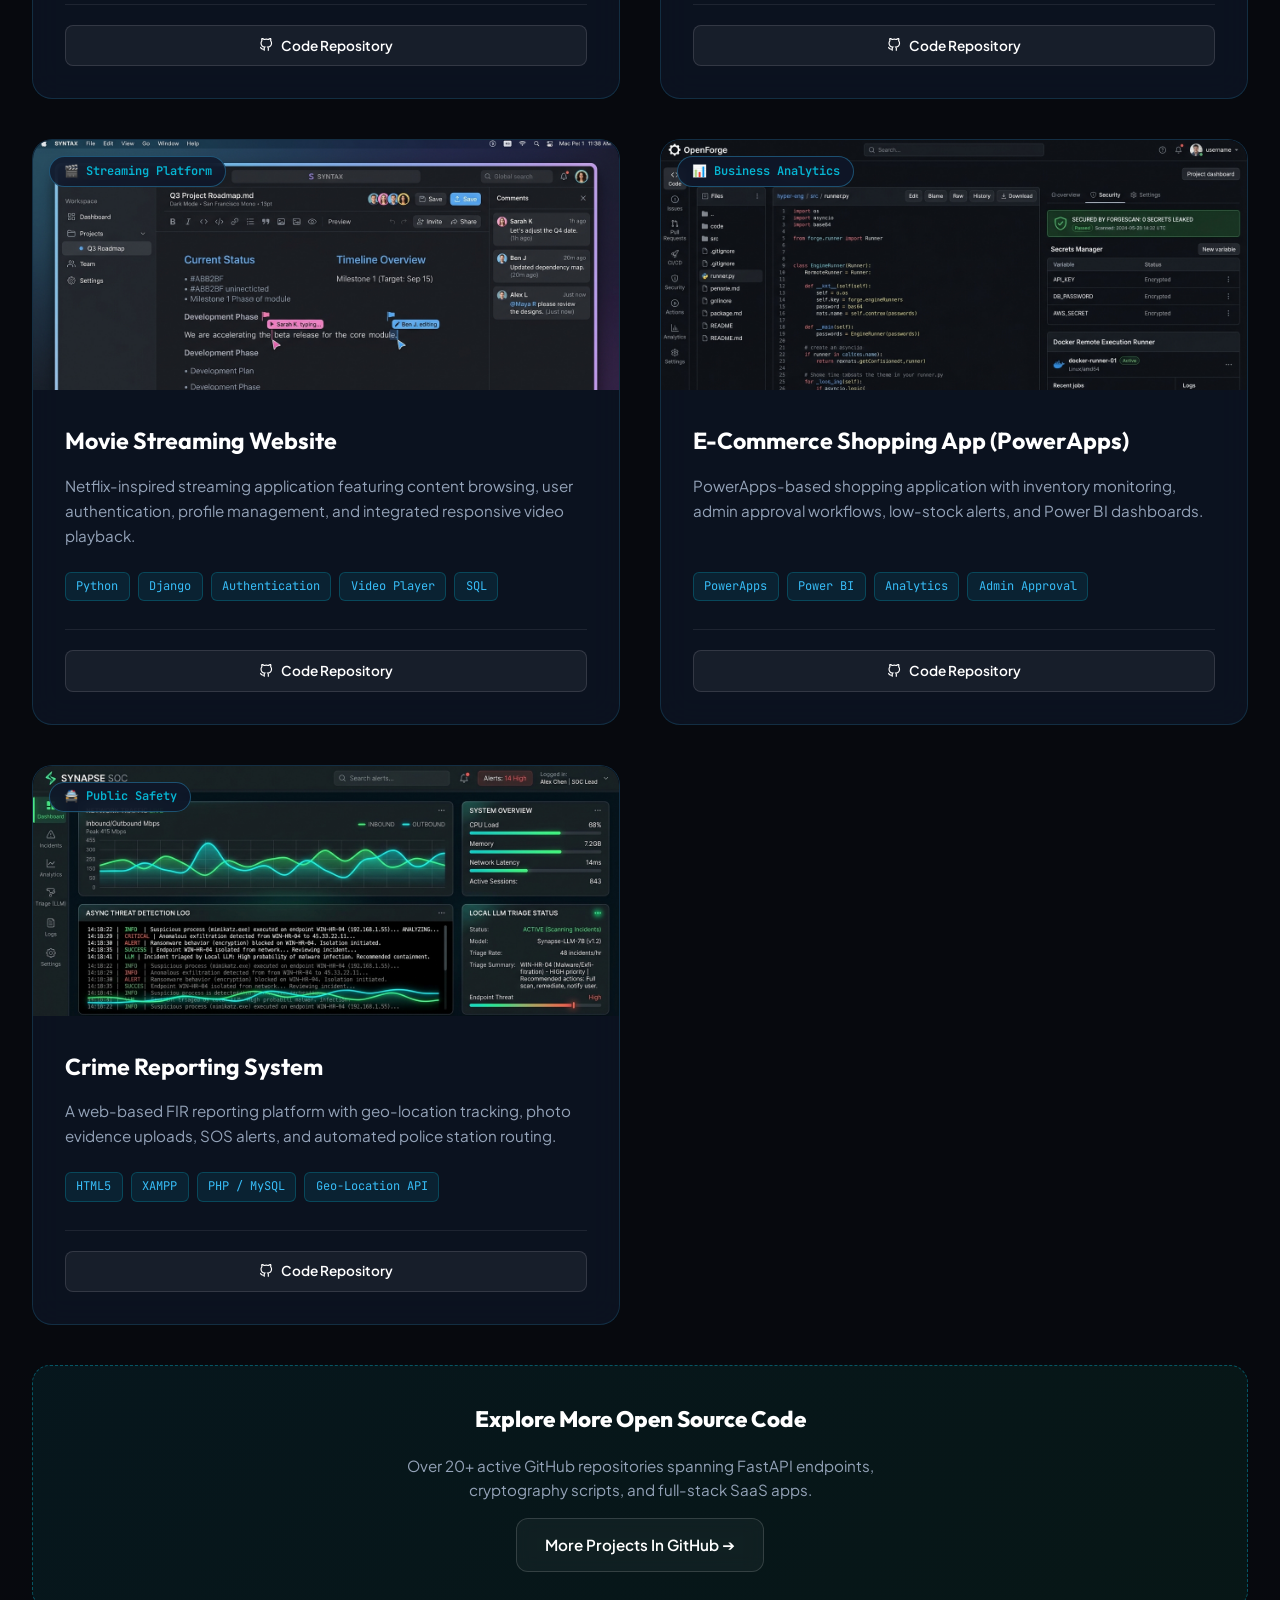
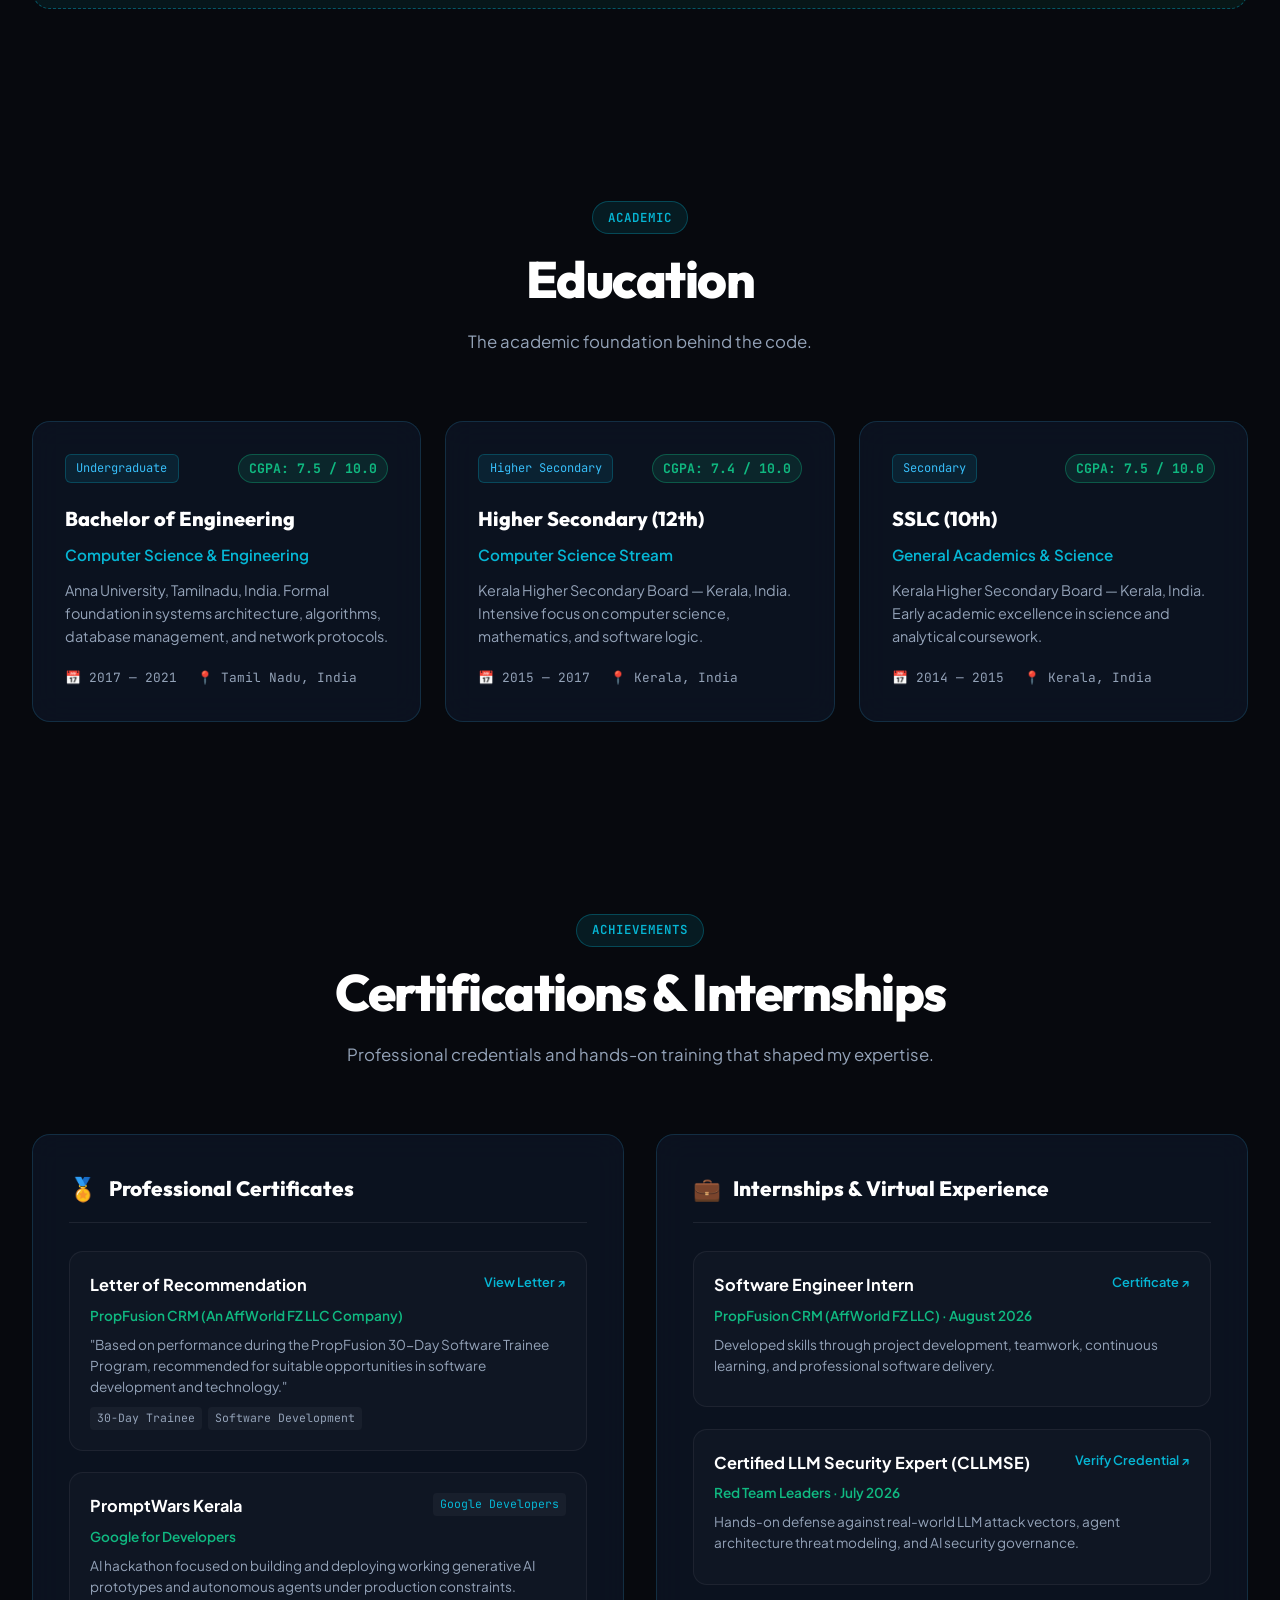
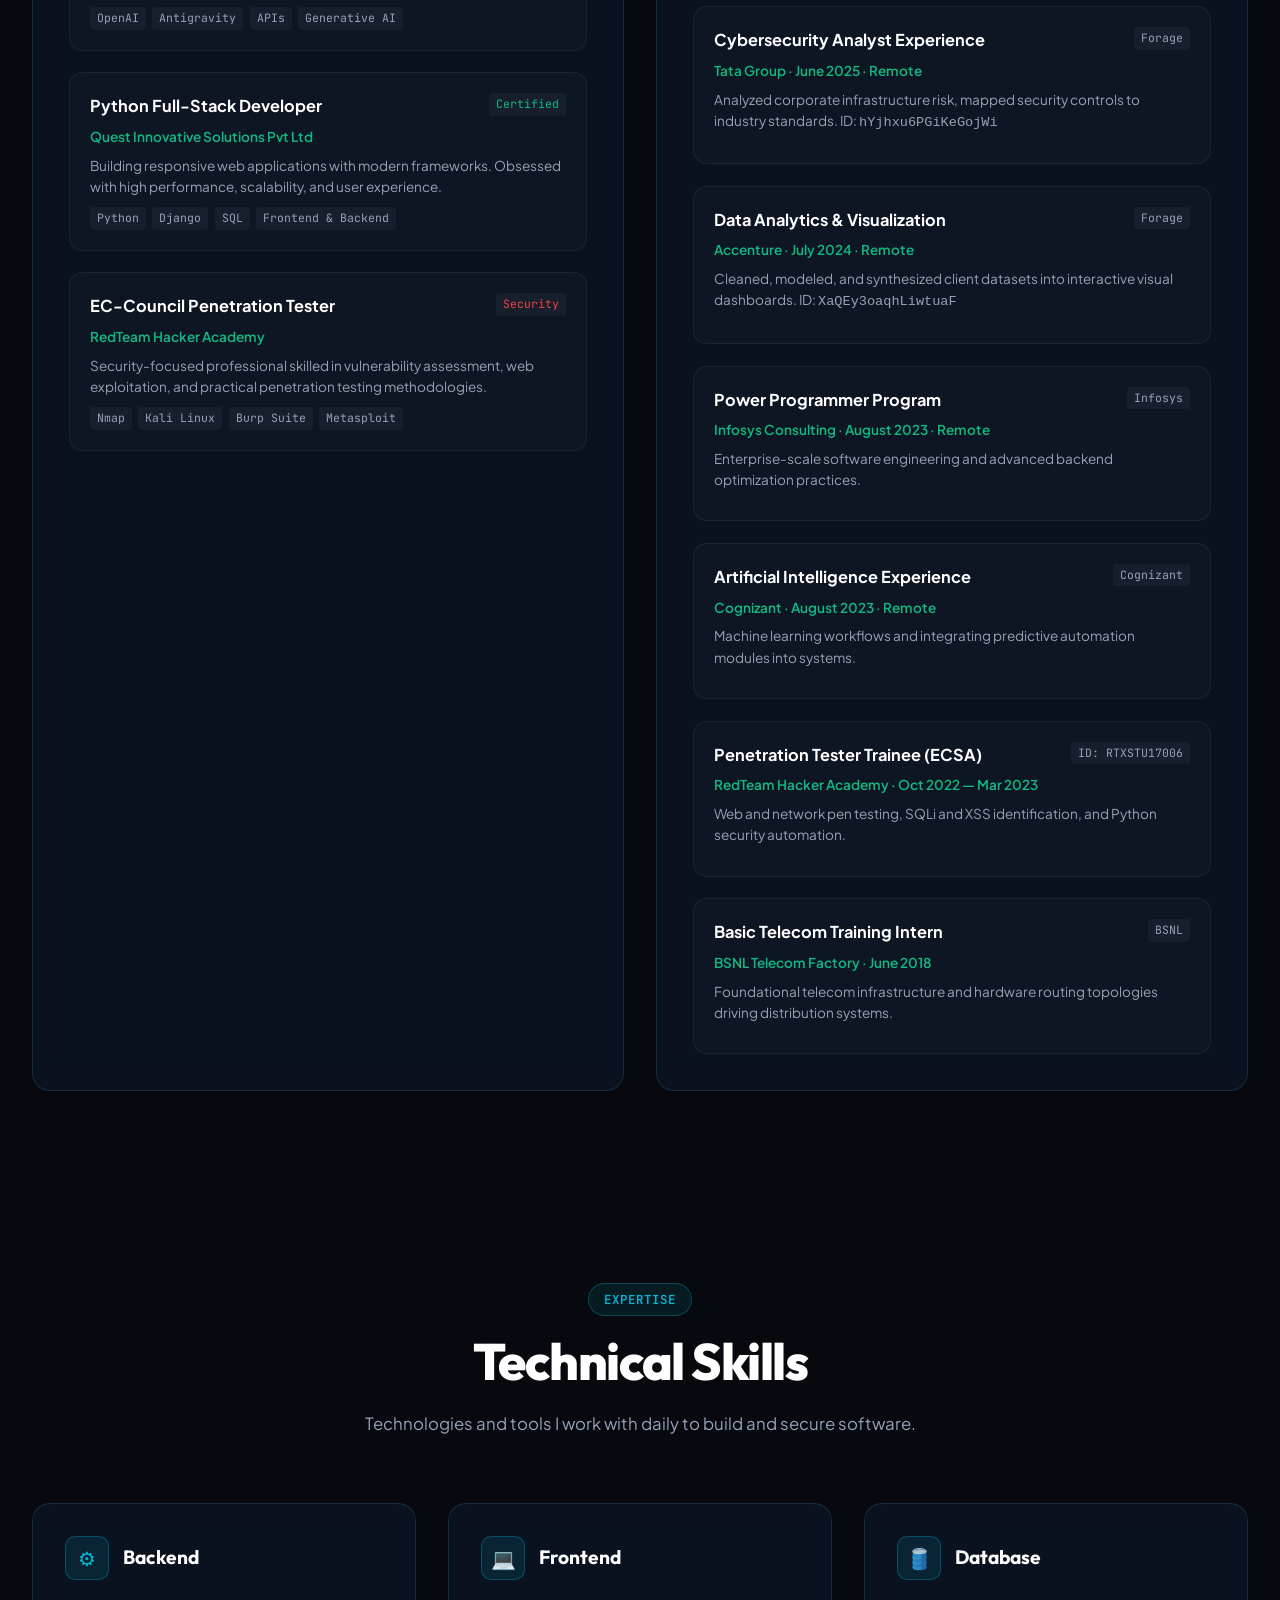
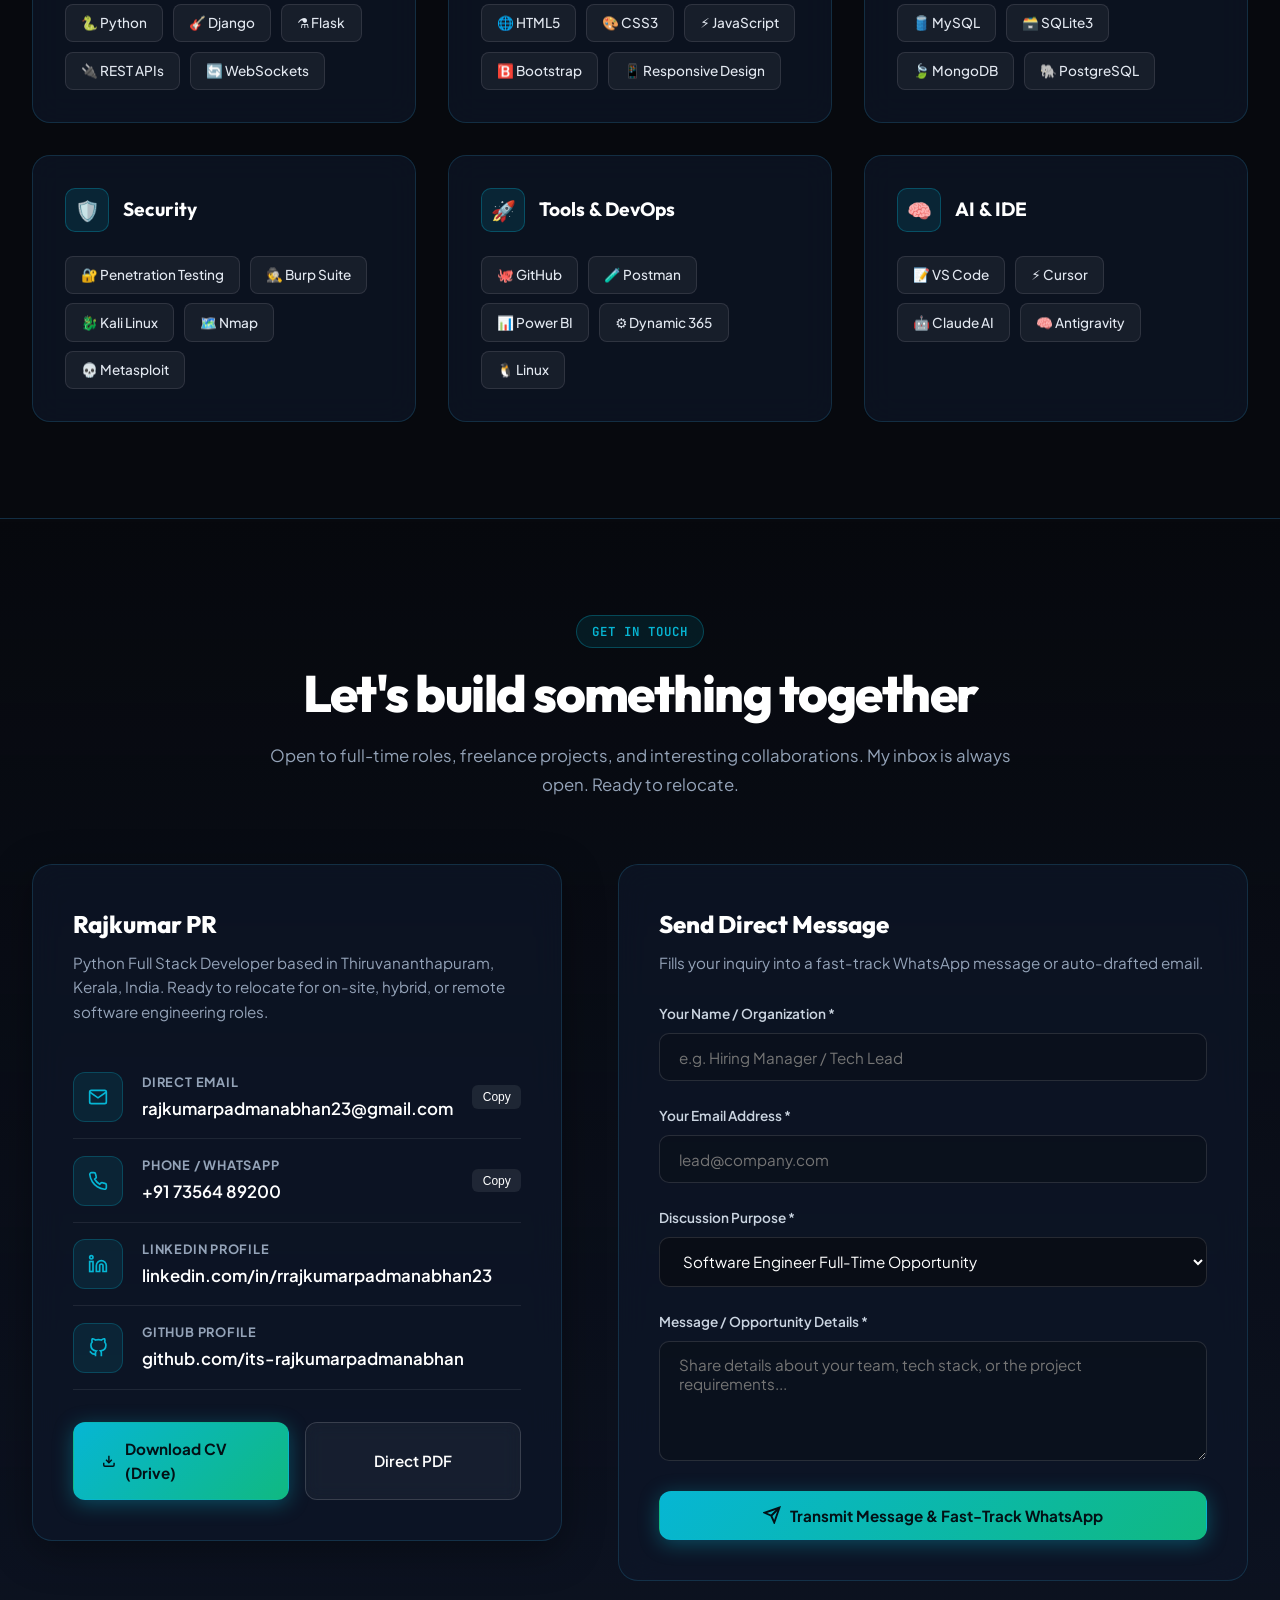
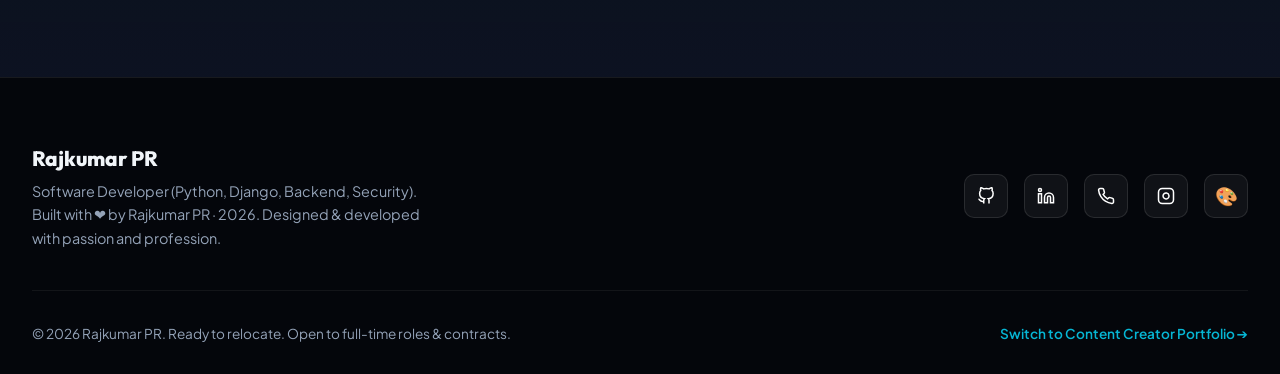
<file: developer.html>
<!DOCTYPE html>
<html lang="en">
<head>
  <meta charset="UTF-8" />
  <meta name="viewport" content="width=device-width, initial-scale=1.0" />
  <title>Rajkumar PR — Python Full Stack Developer & AI Security Engineer</title>
  <meta name="description" content="Official developer portfolio of Rajkumar PR: Python Full Stack Developer, Django Specialist, Generative AI Systems, and Penetration Tester." />
  <meta name="theme-color" content="#050811" />

  <!-- Preconnect to Google Fonts -->
  <link rel="preconnect" href="https://fonts.googleapis.com" />
  <link rel="preconnect" href="https://fonts.gstatic.com" crossorigin />
  <link href="https://fonts.googleapis.com/css2?family=Instrument+Serif:ital@0;1&family=Plus+Jakarta+Sans:wght@300;400;500;600;700;800&family=JetBrains+Mono:wght@400;500;600;700&family=Outfit:wght@400;500;600;700;800;900&family=Cinzel:wght@500;700&display=swap" rel="stylesheet" />

  <!-- Stylesheets -->
  <link rel="stylesheet" href="css/common.css" />
  <link rel="stylesheet" href="css/developer.css" />
</head>
<body class="developer-theme">
  <!-- Interactive Ambient Developer Canvas -->
  <div class="canvas-bg-container">
    <canvas id="developer-matrix-canvas"></canvas>
  </div>
  <div class="ambient-glow ambient-glow-1"></div>
  <div class="ambient-glow ambient-glow-2"></div>

  <!-- Custom Pointer (HUD Target & Matrix Trail) -->
  <div class="custom-cursor-dot"></div>
  <div class="custom-cursor-follower"></div>
  <div class="custom-cursor-crosshair">SYS·DEV</div>

  <!-- Global Top Navigation -->
  <header class="site-nav">
    <div class="nav-container">
      <a href="index.html" class="nav-brand" title="Return to Portal">
        <div class="brand-avatar">
          <img src="rajkumar.png" alt="Rajkumar PR" />
        </div>
        <div class="brand-info">
          <span class="brand-name">RAJKUMAR PR</span>
          <span class="brand-tag">FULL STACK DEVELOPER</span>
        </div>
      </a>

      <!-- Persona Switcher -->
      <nav class="persona-switcher" aria-label="Switch Persona">
        <a href="developer.html" class="persona-btn active dev-btn" title="Currently viewing Software Developer">
          <span>⚡</span> <span>Developer</span>
        </a>
        <a href="creator.html" class="persona-btn creator-btn" title="Switch to Content Creator Portfolio">
          <span>🎨</span> <span>Content Creator</span>
        </a>
      </nav>

      <!-- Nav Links -->
      <ul class="nav-menu">
        <li><a href="#about" class="nav-link">About</a></li>
        <li><a href="#education" class="nav-link">Education</a></li>
        <li><a href="#skills" class="nav-link">Skills</a></li>
        <li><a href="#experience" class="nav-link">Experience</a></li>
        <li><a href="#own-apps" class="nav-link">Own Apps</a></li>
        <li><a href="#projects" class="nav-link">Projects</a></li>
        <li><a href="#certifications" class="nav-link">Certifications</a></li>
        <li><a href="#contact" class="nav-link">Hire Me</a></li>
      </ul>

      <!-- Nav Actions -->
      <div class="nav-actions">
        <a href="https://drive.google.com/file/d/1_D-memtm6Z-O8G0YmV73s8WTH-9ErstJ/view?usp=sharing" target="_blank" rel="noopener" class="btn-nav-cta">
          <svg width="14" height="14" viewBox="0 0 24 24" fill="none" stroke="currentColor" stroke-width="2.5"><path d="M21 15v4a2 2 0 0 1-2 2H5a2 2 0 0 1-2-2v-4"/><polyline points="7 10 12 15 17 10"/><line x1="12" y1="15" x2="12" y2="3"/></svg>
          <span>Download CV</span>
        </a>
      </div>
    </div>
  </header>

  <main>
    <!-- HERO SECTION -->
    <section class="dev-hero" id="hero">
      <div class="dev-hero-grid">
        <div class="dev-hero-content">
          <div class="dev-status-pill">
            <span class="pulse-dot"></span>
            <span>OPEN TO WORK · READY TO RELOCATE</span>
          </div>

          <h1>
            RAJKUMAR PR
            <span class="highlight-role">Python Full Stack Developer & AI Security Engineer</span>
          </h1>

          <p class="dev-hero-lead">
            I build secure, scalable web applications and backend systems with Python, Django, and modern web technologies. 2+ years of experience turning ideas into reliable, high-quality software.
          </p>

          <!-- Core Tech Pills -->
          <div class="dev-tech-tags">
            <span class="dev-chip">🐍 Python (Production-Grade)</span>
            <span class="dev-chip">⚡ Django & DRF</span>
            <span class="dev-chip">⚗️ Flask & FastAPI</span>
            <span class="dev-chip">⚛️ React & TypeScript</span>
            <span class="dev-chip">🛢️ PostgreSQL & MongoDB</span>
            <span class="dev-chip">🔐 Penetration Testing & OWASP</span>
          </div>

          <div class="dev-hero-cta">
            <a href="#contact" class="btn btn-primary">
              <svg width="16" height="16" viewBox="0 0 24 24" fill="none" stroke="currentColor" stroke-width="2.5"><path d="M22 16.92v3a2 2 0 0 1-2.18 2 19.79 19.79 0 0 1-8.63-3.07 19.5 19.5 0 0 1-6-6 19.79 19.79 0 0 1-3.07-8.67A2 2 0 0 1 4.11 2h3a2 2 0 0 1 2 1.72 12.84 12.84 0 0 0 .7 2.81 2 2 0 0 1-.45 2.11L8.09 9.91a16 16 0 0 0 6 6l1.27-1.27a2 2 0 0 1 2.11-.45 12.84 12.84 0 0 0 2.81.7A2 2 0 0 1 22 16.92z"/></svg>
              <span>Connect With Me</span>
            </a>
            <a href="https://www.linkedin.com/in/rrajkumarpadmanabhan23/" target="_blank" rel="noopener" class="btn btn-outline" style="text-decoration:none;">
              <svg width="16" height="16" viewBox="0 0 24 24" fill="none" stroke="currentColor" stroke-width="2"><path d="M16 8a6 6 0 0 1 6 6v7h-4v-7a2 2 0 0 0-2-2 2 2 0 0 0-2 2v7h-4v-7a6 6 0 0 1 6-6z"/><rect x="2" y="9" width="4" height="12"/><circle cx="4" cy="4" r="2"/></svg>
              <span>LinkedIn</span>
            </a>
            <a href="https://drive.google.com/file/d/1_D-memtm6Z-O8G0YmV73s8WTH-9ErstJ/view?usp=sharing" target="_blank" rel="noopener" class="btn btn-outline" style="text-decoration:none;">
              <svg width="16" height="16" viewBox="0 0 24 24" fill="none" stroke="currentColor" stroke-width="2.5"><path d="M21 15v4a2 2 0 0 1-2 2H5a2 2 0 0 1-2-2v-4"/><polyline points="7 10 12 15 17 10"/><line x1="12" y1="15" x2="12" y2="3"/></svg>
              <span>Download CV</span>
            </a>
            <a href="https://github.com/its-rajkumarpadmanabhan" target="_blank" rel="noopener" class="btn btn-outline" style="text-decoration:none;">
              <svg width="16" height="16" viewBox="0 0 24 24" fill="none" stroke="currentColor" stroke-width="2"><path d="M9 19c-5 1.5-5-2.5-7-3m14 6v-3.87a3.37 3.37 0 0 0-.94-2.61c3.14-.35 6.44-1.54 6.44-7A5.44 5.44 0 0 0 20 4.77 5.07 5.07 0 0 0 19.91 1S18.73.65 16 2.48a13.38 13.38 0 0 0-7 0C6.27.65 5.09 1 5.09 1A5.07 5.07 0 0 0 5 4.77a5.44 5.44 0 0 0-1.5 3.78c0 5.42 3.3 6.61 6.44 7A3.37 3.37 0 0 0 9 18.13V22"/></svg>
              <span>GitHub Profile</span>
            </a>
            <a href="https://wa.me/917356489200?text=Hi%20Rajkumar,%20I%20reviewed%20your%20software%20developer%20portfolio%20and%20would%20like%20to%20discuss%20an%20opportunity." target="_blank" rel="noopener" class="btn btn-cyber">
              <span>⚡ Fast-Track WhatsApp</span>
            </a>
          </div>

          <!-- 4 KEY PILLARS -->
          <div class="hero-pillars-grid">
            <div class="hero-pillar-card">
              <div class="pillar-icon-box">🐍</div>
              <div class="pillar-info">
                <h4>Python Full Stack</h4>
                <p>Back End &amp; Front End Architecture</p>
              </div>
            </div>

            <div class="hero-pillar-card">
              <div class="pillar-icon-box">🔐</div>
              <div class="pillar-info">
                <h4>Security &amp; Pentest</h4>
                <p>Vulnerability Assessment &amp; Metasploit</p>
              </div>
            </div>

            <div class="hero-pillar-card">
              <div class="pillar-icon-box">⚡</div>
              <div class="pillar-info">
                <h4>Django &amp; APIs</h4>
                <p>Modern Frameworks &amp; REST APIs</p>
              </div>
            </div>

            <div class="hero-pillar-card">
              <div class="pillar-icon-box">🛢️</div>
              <div class="pillar-info">
                <h4>Databases</h4>
                <p>PostgreSQL, MongoDB &amp; MySQL</p>
              </div>
            </div>
          </div>
        </div>
      </div>
    </section>

    <!-- 01 — ABOUT ME SECTION (IDE CODE WINDOW) -->
    <section class="section-container" id="about">
      <div class="section-header">
        <span class="section-badge">About Me</span>
        <h2 class="section-title">Ideas Turn To Coding</h2>
        <p class="section-subtitle">
          Transforming complex system requirements into reliable, high-performing, and secure software.
        </p>
      </div>

      <div class="about-grid">
        <!-- Bio Narrative -->
        <div class="about-bio-text">
          <p>
            I'm a <strong>Python Full Stack Developer</strong> with 2+ years of experience building secure, scalable, and user-focused web applications.
          </p>
          <p>
            My expertise spans backend development with <strong>Python, Django, and Flask</strong>, frontend technologies including <strong>HTML, CSS, JavaScript, and Bootstrap</strong>, as well as database design and API integration.
          </p>
          <div class="about-bio-highlight">
            "With a background in application security and penetration testing, I focus on developing reliable software that is both high-performing and secure. I enjoy solving complex problems, learning new technologies, and collaborating with teams to transform ideas into impactful digital products."
          </div>
          <div style="display:flex; gap:0.6rem; flex-wrap:wrap; margin-top:1.5rem;">
            <span class="timeline-tag">⚡ Fast Learner</span>
            <span class="timeline-tag">🛡️ Security Mindset</span>
            <span class="timeline-tag">🤝 Agile Collaborator</span>
            <span class="timeline-tag">📍 Thiruvananthapuram, Kerala, India</span>
          </div>
        </div>

        <!-- Interactive IDE Code Window -->
        <div class="ide-window">
          <div class="ide-header">
            <div class="ide-dots">
              <span class="ide-dot red"></span>
              <span class="ide-dot yellow"></span>
              <span class="ide-dot green"></span>
            </div>
            <div class="ide-tab">
              <svg width="12" height="12" viewBox="0 0 24 24" fill="none" stroke="currentColor" stroke-width="2"><polyline points="16 18 22 12 16 6"/><polyline points="8 6 2 12 8 18"/></svg>
              <span>about.ts</span>
            </div>
            <span style="font-size:0.75rem; color:#64748b;">TypeScript</span>
          </div>
          <div class="ide-body">
            <pre><code><span class="code-keyword">const</span> <span class="code-var">developer</span> = {
  <span class="code-prop">name</span>: <span class="code-str">"Rajkumar PR"</span>,
  <span class="code-prop">role</span>: <span class="code-str">"Full Stack Developer"</span>,
  <span class="code-prop">location</span>: <span class="code-str">"Thiruvananthapuram, Kerala, India"</span>,
  <span class="code-prop">stack</span>: [
    <span class="code-str">"Django"</span>,
    <span class="code-str">"APIs"</span>,
    <span class="code-str">"Frontend"</span>,
    <span class="code-str">"Backend"</span>,
    <span class="code-str">"SQL"</span>,
    <span class="code-str">"MongoDB"</span>,
    <span class="code-str">"Databases"</span>,
    <span class="code-str">"Postman"</span>
  ],
  <span class="code-prop">available</span>: <span class="code-val">"ASAP"</span>,
  <span class="code-prop">coffee</span>: <span class="code-str">"always"</span>
};

<span class="code-comment">// Currently building the future</span>
<span class="code-keyword">export default</span> <span class="code-var">developer</span>;</code></pre>
          </div>
        </div>
      </div>
    </section>

    <!-- 02 — WORK EXPERIENCE TIMELINE (8 ROLES) -->
    <section class="section-container" id="experience">
      <div class="section-header">
        <span class="section-badge">Career</span>
        <h2 class="section-title">Work Experience</h2>
        <p class="section-subtitle">
          Proven Track Record of Shipping Impactful Software Globally.
        </p>
      </div>

      <!-- Experience Filter Tabs -->
      <div class="filter-tabs">
        <button class="filter-btn active" data-filter="all">All Roles (8)</button>
        <button class="filter-btn" data-filter="backend">Backend &amp; Full-Stack</button>
        <button class="filter-btn" data-filter="security">Security &amp; Pentest</button>
        <button class="filter-btn" data-filter="operations">Operations &amp; Other</button>
      </div>

      <!-- Timeline Items -->
      <div class="timeline-container">

        <!-- Role 1: Zecser Business LLP -->
        <div class="timeline-item" data-category="backend">
          <div class="timeline-node"></div>
          <div class="timeline-card">
            <div class="timeline-top">
              <div>
                <h3 class="timeline-role">Software Engineer Intern</h3>
                <h4 class="timeline-company">Zecser Business LLP — Kochi, Kerala, India</h4>
              </div>
              <span class="timeline-meta">July 2026 – Present · Remote</span>
            </div>
            <ul class="timeline-list">
              <li>Develop and maintain web applications using Python and Django, building REST APIs and integrating frontend components with React while following scalable and maintainable development practices.</li>
              <li>Use Git and GitHub for version control, collaborative development, code management, and maintaining project repositories throughout the development lifecycle.</li>
              <li>Debug application issues, implement fixes, and apply clean-code and best practices to improve application performance and reliability.</li>
            </ul>
            <div class="timeline-tags">
              <span class="timeline-tag">Python</span>
              <span class="timeline-tag">Django</span>
              <span class="timeline-tag">REST APIs</span>
              <span class="timeline-tag">React</span>
              <span class="timeline-tag">Git / GitHub</span>
            </div>
          </div>
        </div>

        <!-- Role 2: ActiveBytes Inc. -->
        <div class="timeline-item" data-category="security backend">
          <div class="timeline-node"></div>
          <div class="timeline-card">
            <div class="timeline-top">
              <div>
                <h3 class="timeline-role">Associate Engineer</h3>
                <h4 class="timeline-company">ActiveBytes Inc. — UAE, Sharjah</h4>
              </div>
              <span class="timeline-meta">March 2025 — June 2026 · Remote</span>
            </div>
            <ul class="timeline-list">
              <li>Performed end-to-end vulnerability assessments and penetration tests on client web applications and network systems daily; documented findings and produced actionable remediation reports delivered to technical and non-technical stakeholders.</li>
              <li>Reviewed source code for security weaknesses across multiple client projects, leveraging AI-assisted coding tools and GitHub for daily development tasks and version-controlled project management.</li>
            </ul>
            <div class="timeline-tags">
              <span class="timeline-tag">Vulnerability Assessment</span>
              <span class="timeline-tag">Penetration Testing</span>
              <span class="timeline-tag">Secure Code Review</span>
              <span class="timeline-tag">AI-Assisted Tools</span>
            </div>
          </div>
        </div>

        <!-- Role 3: Quest Innovative Solutions -->
        <div class="timeline-item" data-category="backend">
          <div class="timeline-node"></div>
          <div class="timeline-card">
            <div class="timeline-top">
              <div>
                <h3 class="timeline-role">Python Full Stack Developer</h3>
                <h4 class="timeline-company">Quest Innovative Solutions Pvt Ltd — Ernakulam, Kerala, India</h4>
              </div>
              <span class="timeline-meta">July 2024 — January 2025</span>
            </div>
            <ul class="timeline-list">
              <li>Built and maintained multiple client-facing web applications end-to-end using Python, Django, and Flask; responsibilities included requirement gathering, back-end development, database integration, front-end implementation (HTML5, CSS3, JavaScript), testing, and deployment.</li>
              <li>Optimised relational database schemas in MySQL and SQLite3, improving data retrieval performance; consistently completed sprint features on time within agile development cycles.</li>
            </ul>
            <div class="timeline-tags">
              <span class="timeline-tag">Python</span>
              <span class="timeline-tag">Django</span>
              <span class="timeline-tag">Flask</span>
              <span class="timeline-tag">MySQL</span>
              <span class="timeline-tag">SQLite3</span>
              <span class="timeline-tag">JavaScript / HTML5</span>
            </div>
          </div>
        </div>

        <!-- Role 4: Cortech Infosystem -->
        <div class="timeline-item" data-category="operations backend">
          <div class="timeline-node"></div>
          <div class="timeline-card">
            <div class="timeline-top">
              <div>
                <h3 class="timeline-role">Data Operations &amp; Automation Associate</h3>
                <h4 class="timeline-company">Cortech Infosystem — Thiruvananthapuram, Kerala, India</h4>
              </div>
              <span class="timeline-meta">October 2023 — July 2024</span>
            </div>
            <ul class="timeline-list">
              <li>Responsible for the daily digitization, validation, and quality control of large-scale physical records into structured digital formats; handled high volumes of data across multiple ongoing projects simultaneously.</li>
              <li>Wrote Python automation scripts that eliminated repetitive manual data entry tasks, reducing processing time and significantly lowering error rates across digitization pipelines.</li>
            </ul>
            <div class="timeline-tags">
              <span class="timeline-tag">Python Automation</span>
              <span class="timeline-tag">Data Digitization</span>
              <span class="timeline-tag">ETL Scripting</span>
              <span class="timeline-tag">Quality Control</span>
            </div>
          </div>
        </div>

        <!-- Role 5: Greens Mart -->
        <div class="timeline-item" data-category="operations">
          <div class="timeline-node"></div>
          <div class="timeline-card">
            <div class="timeline-top">
              <div>
                <h3 class="timeline-role">IT Operations &amp; Administrative Support</h3>
                <h4 class="timeline-company">Greens Mart — Thiruvananthapuram, Kerala, India</h4>
              </div>
              <span class="timeline-meta">March 2023 — October 2023</span>
            </div>
            <ul class="timeline-list">
              <li>Managed front desk operations and administrative support including customer reception, scheduling, documentation, filing, and data entry to ensure smooth day-to-day business operations.</li>
              <li>Assisted with stock monitoring, inventory data entry, and vendor coordination; supported customer service queries and escalated issues to the appropriate departments.</li>
            </ul>
            <div class="timeline-tags">
              <span class="timeline-tag">IT Operations</span>
              <span class="timeline-tag">Inventory Monitoring</span>
              <span class="timeline-tag">Vendor Coordination</span>
            </div>
          </div>
        </div>

        <!-- Role 6: Red Team Hacker Academy -->
        <div class="timeline-item" data-category="security">
          <div class="timeline-node"></div>
          <div class="timeline-card">
            <div class="timeline-top">
              <div>
                <h3 class="timeline-role">Penetration Tester Trainee</h3>
                <h4 class="timeline-company">Red Team Hacker Academy — Thiruvananthapuram, Kerala, India</h4>
              </div>
              <span class="timeline-meta">October 2022 — March 2023</span>
            </div>
            <ul class="timeline-list">
              <li>Completed structured training sessions and executed penetration testing engagements covering web application and network targets; daily tasks included reconnaissance, vulnerability scanning, exploitation, and writing post-assessment remediation reports.</li>
              <li>Identified multiple high and critical severity vulnerabilities including SQL injection and XSS during simulated red team exercises; wrote Python scripts to automate scanning and reconnaissance tasks.</li>
            </ul>
            <div class="timeline-tags">
              <span class="timeline-tag">Penetration Testing</span>
              <span class="timeline-tag">Red Team Operations</span>
              <span class="timeline-tag">SQLi &amp; XSS</span>
              <span class="timeline-tag">Python Security Scripts</span>
            </div>
          </div>
        </div>

        <!-- Role 7: Freelance Artist -->
        <div class="timeline-item" data-category="operations">
          <div class="timeline-node"></div>
          <div class="timeline-card">
            <div class="timeline-top">
              <div>
                <h3 class="timeline-role">Freelance Artist</h3>
                <h4 class="timeline-company">Freelance — Trivandrum, Kerala, India</h4>
              </div>
              <span class="timeline-meta">January 2022 — September 2022</span>
            </div>
            <ul class="timeline-list">
              <li>Provided original concept art and digital design projects for clients; managed full project lifecycle from brief intake, creative execution, client feedback, and final delivery to deadline.</li>
            </ul>
            <div class="timeline-tags">
              <span class="timeline-tag">Concept Art</span>
              <span class="timeline-tag">Digital Design</span>
              <span class="timeline-tag">Client Delivery</span>
            </div>
          </div>
        </div>

        <!-- Role 8: Avodha Edu Tech -->
        <div class="timeline-item" data-category="operations">
          <div class="timeline-node"></div>
          <div class="timeline-card">
            <div class="timeline-top">
              <div>
                <h3 class="timeline-role">Business Development Executive</h3>
                <h4 class="timeline-company">Avodha Edu Tech — Thiruvananthapuram, Kerala, India</h4>
              </div>
              <span class="timeline-meta">September 2021 — October 2021</span>
            </div>
            <ul class="timeline-list">
              <li>Prospected and engaged new clients to promote ed-tech products; handled lead generation, initial outreach, follow-up communications, and pipeline tracking to support the sales team's growth targets.</li>
            </ul>
            <div class="timeline-tags">
              <span class="timeline-tag">Client Engagement</span>
              <span class="timeline-tag">Lead Generation</span>
              <span class="timeline-tag">Pipeline Tracking</span>
            </div>
          </div>
        </div>

      </div>
    </section>

    <!-- 03 — OWN APPLICATIONS (REAL WORLD APKS) -->
    <section class="section-container" id="own-apps">
      <div class="section-header">
        <span class="section-badge">Own Applications</span>
        <h2 class="section-title">Applications I've Built (Real World APKs)</h2>
        <p class="section-subtitle">
          Cross-platform desktop, mobile, and native Android packages engineered with modern runtimes and zero-trust encryption.
        </p>
      </div>

      <div class="own-apps-grid">

        <!-- App 1: Gost.APK -->
        <div class="apk-card">
          <div>
            <div class="apk-top">
              <div class="apk-title-wrap">
                <span class="apk-badge-icon">📱</span>
                <h3 class="apk-title">Gost.APK</h3>
              </div>
              <span class="apk-tag-pill">NearByte P2P</span>
            </div>
            <p class="apk-desc">
              High-speed local peer-to-peer file transfer and device discovery application leveraging low-overhead WebSockets, UDP beacons, and Ed25519 cryptographic security.
            </p>
            <div class="apk-stack-chips">
              <span class="apk-chip">🦀 Tauri v2</span>
              <span class="apk-chip">⚛️ React 19</span>
              <span class="apk-chip">🐍 Python</span>
              <span class="apk-chip">🌐 WebSockets</span>
              <span class="apk-chip">📡 UDP</span>
              <span class="apk-chip">🔗 TCP/IP</span>
              <span class="apk-chip">🔐 Ed25519</span>
              <span class="apk-chip">⚡ Vite</span>
              <span class="apk-chip">🎨 Tailwind CSS</span>
            </div>
          </div>
          <div class="apk-footer">
            <a href="https://github.com/its-rajkumarpadmanabhan/NearByte" target="_blank" rel="noopener" class="apk-action-btn">
              <span>View Repository &amp; APK ↗</span>
            </a>
          </div>
        </div>

        <!-- App 2: Unfiltered Blog APK -->
        <div class="apk-card">
          <div>
            <div class="apk-top">
              <div class="apk-title-wrap">
                <span class="apk-badge-icon">📱</span>
                <h3 class="apk-title">Unfiltered Blog APK</h3>
              </div>
              <span class="apk-tag-pill">Personal Blog</span>
            </div>
            <p class="apk-desc">
              Cross-platform mobile application reading essays, thoughts, and technical case studies with live Firestore sync and Firebase secure authentication.
            </p>
            <div class="apk-stack-chips">
              <span class="apk-chip">⚡ JavaScript</span>
              <span class="apk-chip">🔥 Firebase</span>
              <span class="apk-chip">🗄️ Firestore</span>
              <span class="apk-chip">🔐 Firebase Auth</span>
              <span class="apk-chip">📱 Capacitor</span>
            </div>
          </div>
          <div class="apk-footer">
            <a href="https://github.com/its-rajkumarpadmanabhan/Unflitered_Blog#unfiltered-blog-apk" target="_blank" rel="noopener" class="apk-action-btn">
              <span>View Repository &amp; APK ↗</span>
            </a>
          </div>
        </div>

        <!-- App 3: Kryptic -->
        <div class="apk-card">
          <div>
            <div class="apk-top">
              <div class="apk-title-wrap">
                <span class="apk-badge-icon">🔐</span>
                <h3 class="apk-title">Kryptic</h3>
              </div>
              <span class="apk-tag-pill">Document Vault</span>
            </div>
            <p class="apk-desc">
              Encrypted document management vault with AES-256 local encryption, on-device SQLite database, and PyMuPDF document extraction pipeline.
            </p>
            <div class="apk-stack-chips">
              <span class="apk-chip">🐍 Python</span>
              <span class="apk-chip">⚡ FastAPI</span>
              <span class="apk-chip">⚛️ React</span>
              <span class="apk-chip">📱 Capacitor</span>
              <span class="apk-chip">🗄️ SQLite</span>
              <span class="apk-chip">📄 PyMuPDF</span>
              <span class="apk-chip">🔐 AES-256</span>
              <span class="apk-chip">📦 Vite</span>
            </div>
          </div>
          <div class="apk-footer">
            <a href="https://github.com/its-rajkumarpadmanabhan/kryptic-" target="_blank" rel="noopener" class="apk-action-btn">
              <span>View Repository &amp; App ↗</span>
            </a>
          </div>
        </div>

        <!-- App 4: Musik Player -->
        <div class="apk-card">
          <div>
            <div class="apk-top">
              <div class="apk-title-wrap">
                <span class="apk-badge-icon">🎵</span>
                <h3 class="apk-title">Musik Player</h3>
              </div>
              <span class="apk-tag-pill">Audio Streaming</span>
            </div>
            <p class="apk-desc">
              High-performance modern streaming music player integrating the YouTube Data API with local IndexedDB offline storage and responsive kinetic controls.
            </p>
            <div class="apk-stack-chips">
              <span class="apk-chip">⚛️ React 19</span>
              <span class="apk-chip">📘 TypeScript</span>
              <span class="apk-chip">⚡ Vite 8</span>
              <span class="apk-chip">🎨 Tailwind CSS 4</span>
              <span class="apk-chip">📱 Capacitor 8</span>
              <span class="apk-chip">🗄️ IndexedDB</span>
              <span class="apk-chip">▶️ YouTube API</span>
            </div>
          </div>
          <div class="apk-footer">
            <a href="https://github.com/its-rajkumarpadmanabhan/music-APK" target="_blank" rel="noopener" class="apk-action-btn">
              <span>View Repository &amp; APK ↗</span>
            </a>
          </div>
        </div>

        <!-- App 5: Calendo APK -->
        <div class="apk-card">
          <div>
            <div class="apk-top">
              <div class="apk-title-wrap">
                <span class="apk-badge-icon">📱</span>
                <h3 class="apk-title">Calendo APK</h3>
              </div>
              <span class="apk-tag-pill">Daily Journal</span>
            </div>
            <p class="apk-desc">
              "One photo a day" calendar application engineered with zero cloud dependencies, storing high-resolution daily journal memories privately inside local IndexedDB.
            </p>
            <div class="apk-stack-chips">
              <span class="apk-chip">⚛️ React</span>
              <span class="apk-chip">⚡ Vite</span>
              <span class="apk-chip">🔷 TypeScript</span>
              <span class="apk-chip">🗃️ IndexedDB</span>
              <span class="apk-chip">🎨 CSS</span>
            </div>
          </div>
          <div class="apk-footer">
            <a href="https://github.com/its-rajkumarpadmanabhan/itooday#implementation-plan-calendo--one-photo-a-day-calendar-app" target="_blank" rel="noopener" class="apk-action-btn">
              <span>View Implementation Plan &amp; Repo ↗</span>
            </a>
          </div>
        </div>

      </div>
    </section>

    <!-- 04 — FEATURED PROJECTS (7 PRODUCTION SYSTEMS) -->
    <section class="section-container" id="projects">
      <div class="section-header">
        <span class="section-badge">My Work</span>
        <h2 class="section-title">Featured Projects</h2>
        <p class="section-subtitle">
          A selection of things I've built — from SaaS products to open source tools.
        </p>
      </div>

      <div class="projects-grid">

        <!-- Project 1: AeroMind -->
        <div class="project-card" data-category="backend">
          <div class="project-media">
            <img src="assets/projects/rag_assistant.jpg" alt="AeroMind AI Enterprise Market Intelligence System" />
            <div class="project-badge-overlay">🤖 AI Enterprise System</div>
          </div>
          <div class="project-body">
            <h3 class="project-title">AeroMind — AI Enterprise Market Intelligence</h3>
            <p class="project-desc">
              This system utilizes an interconnected squad of AI specialized agents that collaborate asynchronously to generate boardroom-ready market intelligence reports in seconds.
            </p>
            <div class="project-stack">
              <span class="timeline-tag">Python</span>
              <span class="timeline-tag">LangGraph</span>
              <span class="timeline-tag">Groq Cloud API</span>
              <span class="timeline-tag">Streamlit Framework</span>
              <span class="timeline-tag">Snowflake CI/CD</span>
            </div>
            <div class="project-actions">
              <a href="https://github.com/its-rajkumarpadmanabhan/aeromind-agent-system" target="_blank" rel="noopener" class="btn-project-detail" style="text-decoration:none; flex:1; justify-content:center;">
                <svg width="14" height="14" viewBox="0 0 24 24" fill="none" stroke="currentColor" stroke-width="2"><path d="M9 19c-5 1.5-5-2.5-7-3m14 6v-3.87a3.37 3.37 0 0 0-.94-2.61c3.14-.35 6.44-1.54 6.44-7A5.44 5.44 0 0 0 20 4.77 5.07 5.07 0 0 0 19.91 1S18.73.65 16 2.48a13.38 13.38 0 0 0-7 0C6.27.65 5.09 1 5.09 1A5.07 5.07 0 0 0 5 4.77a5.44 5.44 0 0 0-1.5 3.78c0 5.42 3.3 6.61 6.44 7A3.37 3.37 0 0 0 9 18.13V22"/></svg>
                <span>Code Repository</span>
              </a>
            </div>
          </div>
        </div>

        <!-- Project 2: AI-Driven SOC Platform -->
        <div class="project-card" data-category="backend security">
          <div class="project-media">
            <img src="assets/projects/soc_platform.jpg" alt="AI-Driven SOC & Automated Triage Pipeline" />
            <div class="project-badge-overlay">⚛︎ Next-Gen Tech</div>
          </div>
          <div class="project-body">
            <h3 class="project-title">AI-Driven SOC &amp; Automated Triage Pipeline</h3>
            <p class="project-desc">
              Functions as an automated Intrusion Detection System that streams raw infrastructure logs, identifies malicious network vectors via deterministic signature parsing, and executes real-time incident reports.
            </p>
            <div class="project-stack">
              <span class="timeline-tag">Python</span>
              <span class="timeline-tag">FastAPI</span>
              <span class="timeline-tag">Ollama Llama 3.2</span>
              <span class="timeline-tag">MongoDB</span>
              <span class="timeline-tag">Incident Triage</span>
            </div>
            <div class="project-actions">
              <button class="btn-project-detail" data-project="soc">
                <svg width="14" height="14" viewBox="0 0 24 24" fill="none" stroke="currentColor" stroke-width="2"><circle cx="12" cy="12" r="10"/><line x1="12" y1="16" x2="12" y2="12"/><line x1="12" y1="8" x2="12.01" y2="8"/></svg>
                <span>View System Architecture</span>
              </button>
              <a href="https://github.com/its-rajkumarpadmanabhan" target="_blank" rel="noopener" class="btn-project-detail" style="text-decoration:none;">
                <svg width="14" height="14" viewBox="0 0 24 24" fill="none" stroke="currentColor" stroke-width="2"><path d="M9 19c-5 1.5-5-2.5-7-3m14 6v-3.87a3.37 3.37 0 0 0-.94-2.61c3.14-.35 6.44-1.54 6.44-7A5.44 5.44 0 0 0 20 4.77 5.07 5.07 0 0 0 19.91 1S18.73.65 16 2.48a13.38 13.38 0 0 0-7 0C6.27.65 5.09 1 5.09 1A5.07 5.07 0 0 0 5 4.77a5.44 5.44 0 0 0-1.5 3.78c0 5.42 3.3 6.61 6.44 7A3.37 3.37 0 0 0 9 18.13V22"/></svg>
                <span>Code Repository</span>
              </a>
            </div>
          </div>
        </div>

        <!-- Project 3: Chit-Chat Social Network -->
        <div class="project-card" data-category="backend">
          <div class="project-media">
            <img src="assets/projects/collab_workspace.jpg" alt="Chit-Chat Social Network" />
            <div class="project-badge-overlay">💬 Social Network</div>
          </div>
          <div class="project-body">
            <h3 class="project-title">Chit-Chat — Full-Stack Social Network</h3>
            <p class="project-desc">
              A full-stack social networking platform featuring friend requests, follow/unfollow functionality, live group chat over WebSockets, and customizable profile visibility.
            </p>
            <div class="project-stack">
              <span class="timeline-tag">Python</span>
              <span class="timeline-tag">Django</span>
              <span class="timeline-tag">Bootstrap</span>
              <span class="timeline-tag">SQL</span>
              <span class="timeline-tag">WebSockets</span>
            </div>
            <div class="project-actions">
              <a href="https://github.com/its-rajkumarpadmanabhan" target="_blank" rel="noopener" class="btn-project-detail" style="text-decoration:none; flex:1; justify-content:center;">
                <svg width="14" height="14" viewBox="0 0 24 24" fill="none" stroke="currentColor" stroke-width="2"><path d="M9 19c-5 1.5-5-2.5-7-3m14 6v-3.87a3.37 3.37 0 0 0-.94-2.61c3.14-.35 6.44-1.54 6.44-7A5.44 5.44 0 0 0 20 4.77 5.07 5.07 0 0 0 19.91 1S18.73.65 16 2.48a13.38 13.38 0 0 0-7 0C6.27.65 5.09 1 5.09 1A5.07 5.07 0 0 0 5 4.77a5.44 5.44 0 0 0-1.5 3.78c0 5.42 3.3 6.61 6.44 7A3.37 3.37 0 0 0 9 18.13V22"/></svg>
                <span>Code Repository</span>
              </a>
            </div>
          </div>
        </div>

        <!-- Project 4: Shopify Clone -->
        <div class="project-card" data-category="backend">
          <div class="project-media">
            <img src="assets/projects/scm_platform.jpg" alt="Shopify Clone E-Commerce" />
            <div class="project-badge-overlay">🛒 E-Commerce</div>
          </div>
          <div class="project-body">
            <h3 class="project-title">Shopify Clone — E-Commerce Architecture</h3>
            <p class="project-desc">
              Amazon-inspired e-commerce platform with seller product management, shopping cart functionality, secure checkout, and an administrative analytics dashboard.
            </p>
            <div class="project-stack">
              <span class="timeline-tag">Python</span>
              <span class="timeline-tag">Django</span>
              <span class="timeline-tag">SQLite3</span>
              <span class="timeline-tag">REST APIs</span>
            </div>
            <div class="project-actions">
              <a href="https://github.com/its-rajkumarpadmanabhan" target="_blank" rel="noopener" class="btn-project-detail" style="text-decoration:none; flex:1; justify-content:center;">
                <svg width="14" height="14" viewBox="0 0 24 24" fill="none" stroke="currentColor" stroke-width="2"><path d="M9 19c-5 1.5-5-2.5-7-3m14 6v-3.87a3.37 3.37 0 0 0-.94-2.61c3.14-.35 6.44-1.54 6.44-7A5.44 5.44 0 0 0 20 4.77 5.07 5.07 0 0 0 19.91 1S18.73.65 16 2.48a13.38 13.38 0 0 0-7 0C6.27.65 5.09 1 5.09 1A5.07 5.07 0 0 0 5 4.77a5.44 5.44 0 0 0-1.5 3.78c0 5.42 3.3 6.61 6.44 7A3.37 3.37 0 0 0 9 18.13V22"/></svg>
                <span>Code Repository</span>
              </a>
            </div>
          </div>
        </div>

        <!-- Project 5: Movie Streaming Website -->
        <div class="project-card" data-category="backend">
          <div class="project-media">
            <img src="assets/projects/collab_workspace.jpg" alt="Movie Streaming Website" />
            <div class="project-badge-overlay">🎬 Streaming Platform</div>
          </div>
          <div class="project-body">
            <h3 class="project-title">Movie Streaming Website</h3>
            <p class="project-desc">
              Netflix-inspired streaming application featuring content browsing, user authentication, profile management, and integrated responsive video playback.
            </p>
            <div class="project-stack">
              <span class="timeline-tag">Python</span>
              <span class="timeline-tag">Django</span>
              <span class="timeline-tag">Authentication</span>
              <span class="timeline-tag">Video Player</span>
              <span class="timeline-tag">SQL</span>
            </div>
            <div class="project-actions">
              <a href="https://github.com/its-rajkumarpadmanabhan" target="_blank" rel="noopener" class="btn-project-detail" style="text-decoration:none; flex:1; justify-content:center;">
                <svg width="14" height="14" viewBox="0 0 24 24" fill="none" stroke="currentColor" stroke-width="2"><path d="M9 19c-5 1.5-5-2.5-7-3m14 6v-3.87a3.37 3.37 0 0 0-.94-2.61c3.14-.35 6.44-1.54 6.44-7A5.44 5.44 0 0 0 20 4.77 5.07 5.07 0 0 0 19.91 1S18.73.65 16 2.48a13.38 13.38 0 0 0-7 0C6.27.65 5.09 1 5.09 1A5.07 5.07 0 0 0 5 4.77a5.44 5.44 0 0 0-1.5 3.78c0 5.42 3.3 6.61 6.44 7A3.37 3.37 0 0 0 9 18.13V22"/></svg>
                <span>Code Repository</span>
              </a>
            </div>
          </div>
        </div>

        <!-- Project 6: E-Commerce Shopping App (PowerApps & Power BI) -->
        <div class="project-card" data-category="operations">
          <div class="project-media">
            <img src="assets/projects/scm_platform.jpg" alt="E-Commerce Shopping App with Power BI" />
            <div class="project-badge-overlay">📊 Business Analytics</div>
          </div>
          <div class="project-body">
            <h3 class="project-title">E-Commerce Shopping App (PowerApps)</h3>
            <p class="project-desc">
              PowerApps-based shopping application with inventory monitoring, admin approval workflows, low-stock alerts, and Power BI dashboards.
            </p>
            <div class="project-stack">
              <span class="timeline-tag">PowerApps</span>
              <span class="timeline-tag">Power BI</span>
              <span class="timeline-tag">Analytics</span>
              <span class="timeline-tag">Admin Approval</span>
            </div>
            <div class="project-actions">
              <a href="https://github.com/its-rajkumarpadmanabhan" target="_blank" rel="noopener" class="btn-project-detail" style="text-decoration:none; flex:1; justify-content:center;">
                <svg width="14" height="14" viewBox="0 0 24 24" fill="none" stroke="currentColor" stroke-width="2"><path d="M9 19c-5 1.5-5-2.5-7-3m14 6v-3.87a3.37 3.37 0 0 0-.94-2.61c3.14-.35 6.44-1.54 6.44-7A5.44 5.44 0 0 0 20 4.77 5.07 5.07 0 0 0 19.91 1S18.73.65 16 2.48a13.38 13.38 0 0 0-7 0C6.27.65 5.09 1 5.09 1A5.07 5.07 0 0 0 5 4.77a5.44 5.44 0 0 0-1.5 3.78c0 5.42 3.3 6.61 6.44 7A3.37 3.37 0 0 0 9 18.13V22"/></svg>
                <span>Code Repository</span>
              </a>
            </div>
          </div>
        </div>

        <!-- Project 7: Crime Reporting System -->
        <div class="project-card" data-category="backend security">
          <div class="project-media">
            <img src="assets/projects/soc_platform.jpg" alt="Crime Reporting System" />
            <div class="project-badge-overlay">🚔 Public Safety</div>
          </div>
          <div class="project-body">
            <h3 class="project-title">Crime Reporting System</h3>
            <p class="project-desc">
              A web-based FIR reporting platform with geo-location tracking, photo evidence uploads, SOS alerts, and automated police station routing.
            </p>
            <div class="project-stack">
              <span class="timeline-tag">HTML5</span>
              <span class="timeline-tag">XAMPP</span>
              <span class="timeline-tag">PHP / MySQL</span>
              <span class="timeline-tag">Geo-Location API</span>
            </div>
            <div class="project-actions">
              <a href="https://github.com/its-rajkumarpadmanabhan" target="_blank" rel="noopener" class="btn-project-detail" style="text-decoration:none; flex:1; justify-content:center;">
                <svg width="14" height="14" viewBox="0 0 24 24" fill="none" stroke="currentColor" stroke-width="2"><path d="M9 19c-5 1.5-5-2.5-7-3m14 6v-3.87a3.37 3.37 0 0 0-.94-2.61c3.14-.35 6.44-1.54 6.44-7A5.44 5.44 0 0 0 20 4.77 5.07 5.07 0 0 0 19.91 1S18.73.65 16 2.48a13.38 13.38 0 0 0-7 0C6.27.65 5.09 1 5.09 1A5.07 5.07 0 0 0 5 4.77a5.44 5.44 0 0 0-1.5 3.78c0 5.42 3.3 6.61 6.44 7A3.37 3.37 0 0 0 9 18.13V22"/></svg>
                <span>Code Repository</span>
              </a>
            </div>
          </div>
        </div>

        <!-- More Projects Card -->
        <div class="more-projects-card">
          <h3 style="font-family:var(--font-heading); font-size:1.4rem; font-weight:800; color:#fff;">Explore More Open Source Code</h3>
          <p style="color:var(--dev-text-muted); max-width:550px; font-size:0.95rem;">
            Over 20+ active GitHub repositories spanning FastAPI endpoints, cryptography scripts, and full-stack SaaS apps.
          </p>
          <a href="https://github.com/its-rajkumarpadmanabhan?tab=repositories" target="_blank" rel="noopener" class="btn btn-outline" style="text-decoration:none;">
            <span>More Projects In GitHub ➔</span>
          </a>
        </div>

      </div>
    </section>

    <!-- 05 — ACADEMIC / EDUCATION -->
    <section class="section-container" id="education">
      <div class="section-header">
        <span class="section-badge">Academic</span>
        <h2 class="section-title">Education</h2>
        <p class="section-subtitle">
          The academic foundation behind the code.
        </p>
      </div>

      <div class="edu-triple-grid">
        <!-- Degree -->
        <div class="edu-box-card">
          <div>
            <div class="edu-badge-row">
              <span class="timeline-tag">Undergraduate</span>
              <span class="cgpa-chip">CGPA: 7.5 / 10.0</span>
            </div>
            <h3>Bachelor of Engineering</h3>
            <div class="inst-name">Computer Science &amp; Engineering</div>
            <p style="color:var(--dev-text-muted); font-size:0.9rem; line-height:1.6; margin-bottom:1.25rem;">
              Anna University, Tamilnadu, India. Formal foundation in systems architecture, algorithms, database management, and network protocols.
            </p>
          </div>
          <div class="meta-row">
            <span>📅 2017 — 2021</span>
            <span>📍 Tamil Nadu, India</span>
          </div>
        </div>

        <!-- 12th -->
        <div class="edu-box-card">
          <div>
            <div class="edu-badge-row">
              <span class="timeline-tag">Higher Secondary</span>
              <span class="cgpa-chip">CGPA: 7.4 / 10.0</span>
            </div>
            <h3>Higher Secondary (12th)</h3>
            <div class="inst-name">Computer Science Stream</div>
            <p style="color:var(--dev-text-muted); font-size:0.9rem; line-height:1.6; margin-bottom:1.25rem;">
              Kerala Higher Secondary Board — Kerala, India. Intensive focus on computer science, mathematics, and software logic.
            </p>
          </div>
          <div class="meta-row">
            <span>📅 2015 — 2017</span>
            <span>📍 Kerala, India</span>
          </div>
        </div>

        <!-- 10th -->
        <div class="edu-box-card">
          <div>
            <div class="edu-badge-row">
              <span class="timeline-tag">Secondary</span>
              <span class="cgpa-chip">CGPA: 7.5 / 10.0</span>
            </div>
            <h3>SSLC (10th)</h3>
            <div class="inst-name">General Academics &amp; Science</div>
            <p style="color:var(--dev-text-muted); font-size:0.9rem; line-height:1.6; margin-bottom:1.25rem;">
              Kerala Higher Secondary Board — Kerala, India. Early academic excellence in science and analytical coursework.
            </p>
          </div>
          <div class="meta-row">
            <span>📅 2014 — 2015</span>
            <span>📍 Kerala, India</span>
          </div>
        </div>
      </div>
    </section>

    <!-- 06 — CERTIFICATIONS & INTERNSHIPS -->
    <section class="section-container" id="certifications">
      <div class="section-header">
        <span class="section-badge">Achievements</span>
        <h2 class="section-title">Certifications &amp; Internships</h2>
        <p class="section-subtitle">
          Professional credentials and hands-on training that shaped my expertise.
        </p>
      </div>

      <div class="certs-split-grid">

        <!-- Column 1: Professional Certificates -->
        <div class="cert-category-panel">
          <div class="cert-panel-header">
            <span style="font-size:1.4rem;">🏅</span>
            <h3>Professional Certificates</h3>
          </div>

          <div class="cert-list">
            <!-- Cert 1: Letter of Recommendation PropFusion -->
            <div class="cert-tile">
              <div class="cert-tile-top">
                <h4>Letter of Recommendation</h4>
                <a href="https://drive.google.com/file/d/1XepkGAlaqD4ypc77pP47HCz6y21dkZtY/view" target="_blank" rel="noopener" class="cert-link">
                  <span>View Letter ↗</span>
                </a>
              </div>
              <div class="cert-org">PropFusion CRM (An AffWorld FZ LLC Company)</div>
              <p class="cert-desc">
                "Based on performance during the PropFusion 30-Day Software Trainee Program, recommended for suitable opportunities in software development and technology."
              </p>
              <div class="cert-tags">
                <span class="cert-id-tag">30-Day Trainee</span>
                <span class="cert-id-tag">Software Development</span>
              </div>
            </div>

            <!-- Cert 2: PromptWars Kerala -->
            <div class="cert-tile">
              <div class="cert-tile-top">
                <h4>PromptWars Kerala</h4>
                <span class="cert-id-tag" style="color:var(--dev-secondary);">Google Developers</span>
              </div>
              <div class="cert-org">Google for Developers</div>
              <p class="cert-desc">
                AI hackathon focused on building and deploying working generative AI prototypes and autonomous agents under production constraints.
              </p>
              <div class="cert-tags">
                <span class="cert-id-tag">OpenAI</span>
                <span class="cert-id-tag">Antigravity</span>
                <span class="cert-id-tag">APIs</span>
                <span class="cert-id-tag">Generative AI</span>
              </div>
            </div>

            <!-- Cert 3: Quest Full-Stack -->
            <div class="cert-tile">
              <div class="cert-tile-top">
                <h4>Python Full-Stack Developer</h4>
                <span class="cert-id-tag" style="color:var(--dev-primary);">Certified</span>
              </div>
              <div class="cert-org">Quest Innovative Solutions Pvt Ltd</div>
              <p class="cert-desc">
                Building responsive web applications with modern frameworks. Obsessed with high performance, scalability, and user experience.
              </p>
              <div class="cert-tags">
                <span class="cert-id-tag">Python</span>
                <span class="cert-id-tag">Django</span>
                <span class="cert-id-tag">SQL</span>
                <span class="cert-id-tag">Frontend &amp; Backend</span>
              </div>
            </div>

            <!-- Cert 4: EC-Council RedTeam -->
            <div class="cert-tile">
              <div class="cert-tile-top">
                <h4>EC-Council Penetration Tester</h4>
                <span class="cert-id-tag" style="color:#ef4444;">Security</span>
              </div>
              <div class="cert-org">RedTeam Hacker Academy</div>
              <p class="cert-desc">
                Security-focused professional skilled in vulnerability assessment, web exploitation, and practical penetration testing methodologies.
              </p>
              <div class="cert-tags">
                <span class="cert-id-tag">Nmap</span>
                <span class="cert-id-tag">Kali Linux</span>
                <span class="cert-id-tag">Burp Suite</span>
                <span class="cert-id-tag">Metasploit</span>
              </div>
            </div>
          </div>
        </div>

        <!-- Column 2: Internships & Virtual Experience -->
        <div class="cert-category-panel">
          <div class="cert-panel-header">
            <span style="font-size:1.4rem;">💼</span>
            <h3>Internships &amp; Virtual Experience</h3>
          </div>

          <div class="cert-list">
            <!-- Item 1: PropFusion Intern -->
            <div class="cert-tile">
              <div class="cert-tile-top">
                <h4>Software Engineer Intern</h4>
                <a href="https://drive.google.com/file/d/1aWoJnga6Sj3Lfc0oijGezZ8VsOtN9WYm/view" target="_blank" rel="noopener" class="cert-link">
                  <span>Certificate ↗</span>
                </a>
              </div>
              <div class="cert-org">PropFusion CRM (AffWorld FZ LLC) · August 2026</div>
              <p class="cert-desc">
                Developed skills through project development, teamwork, continuous learning, and professional software delivery.
              </p>
            </div>

            <!-- Item 2: CLLMSE -->
            <div class="cert-tile">
              <div class="cert-tile-top">
                <h4>Certified LLM Security Expert (CLLMSE)</h4>
                <a href="https://courses.redteamleaders.com/exam-completion/fb760d084aba67b2" target="_blank" rel="noopener" class="cert-link">
                  <span>Verify Credential ↗</span>
                </a>
              </div>
              <div class="cert-org">Red Team Leaders · July 2026</div>
              <p class="cert-desc">
                Hands-on defense against real-world LLM attack vectors, agent architecture threat modeling, and AI security governance.
              </p>
            </div>

            <!-- Item 3: Tata Group -->
            <div class="cert-tile">
              <div class="cert-tile-top">
                <h4>Cybersecurity Analyst Experience</h4>
                <span class="cert-id-tag">Forage</span>
              </div>
              <div class="cert-org">Tata Group · June 2025 · Remote</div>
              <p class="cert-desc">
                Analyzed corporate infrastructure risk, mapped security controls to industry standards. ID: <code>hYjhxu6PGiKeGojWi</code>
              </p>
            </div>

            <!-- Item 4: Accenture -->
            <div class="cert-tile">
              <div class="cert-tile-top">
                <h4>Data Analytics &amp; Visualization</h4>
                <span class="cert-id-tag">Forage</span>
              </div>
              <div class="cert-org">Accenture · July 2024 · Remote</div>
              <p class="cert-desc">
                Cleaned, modeled, and synthesized client datasets into interactive visual dashboards. ID: <code>XaQEy3oaqhLiwtuaF</code>
              </p>
            </div>

            <!-- Item 5: Infosys -->
            <div class="cert-tile">
              <div class="cert-tile-top">
                <h4>Power Programmer Program</h4>
                <span class="cert-id-tag">Infosys</span>
              </div>
              <div class="cert-org">Infosys Consulting · August 2023 · Remote</div>
              <p class="cert-desc">
                Enterprise-scale software engineering and advanced backend optimization practices.
              </p>
            </div>

            <!-- Item 6: Cognizant AI -->
            <div class="cert-tile">
              <div class="cert-tile-top">
                <h4>Artificial Intelligence Experience</h4>
                <span class="cert-id-tag">Cognizant</span>
              </div>
              <div class="cert-org">Cognizant · August 2023 · Remote</div>
              <p class="cert-desc">
                Machine learning workflows and integrating predictive automation modules into systems.
              </p>
            </div>

            <!-- Item 7: RedTeam ECSA -->
            <div class="cert-tile">
              <div class="cert-tile-top">
                <h4>Penetration Tester Trainee (ECSA)</h4>
                <span class="cert-id-tag">ID: RTXSTU17006</span>
              </div>
              <div class="cert-org">RedTeam Hacker Academy · Oct 2022 — Mar 2023</div>
              <p class="cert-desc">
                Web and network pen testing, SQLi and XSS identification, and Python security automation.
              </p>
            </div>

            <!-- Item 8: BSNL Telecom -->
            <div class="cert-tile">
              <div class="cert-tile-top">
                <h4>Basic Telecom Training Intern</h4>
                <span class="cert-id-tag">BSNL</span>
              </div>
              <div class="cert-org">BSNL Telecom Factory · June 2018</div>
              <p class="cert-desc">
                Foundational telecom infrastructure and hardware routing topologies driving distribution systems.
              </p>
            </div>
          </div>
        </div>

      </div>
    </section>

    <!-- 07 — TECHNICAL SKILLS ARSENAL (6 DISCIPLINES) -->
    <section class="section-container" id="skills">
      <div class="section-header">
        <span class="section-badge">Expertise</span>
        <h2 class="section-title">Technical Skills</h2>
        <p class="section-subtitle">
          Technologies and tools I work with daily to build and secure software.
        </p>
      </div>

      <div class="skills-grid">

        <!-- 1. Backend -->
        <div class="skill-category-card">
          <div class="skill-cat-header">
            <div class="skill-cat-icon">⚙️</div>
            <h3 class="skill-cat-title">Backend</h3>
          </div>
          <div class="skill-pill-list">
            <span class="skill-pill">🐍 Python</span>
            <span class="skill-pill">🎸 Django</span>
            <span class="skill-pill">⚗️ Flask</span>
            <span class="skill-pill">🔌 REST APIs</span>
            <span class="skill-pill">🔄 WebSockets</span>
          </div>
        </div>

        <!-- 2. Frontend -->
        <div class="skill-category-card">
          <div class="skill-cat-header">
            <div class="skill-cat-icon">💻</div>
            <h3 class="skill-cat-title">Frontend</h3>
          </div>
          <div class="skill-pill-list">
            <span class="skill-pill">🌐 HTML5</span>
            <span class="skill-pill">🎨 CSS3</span>
            <span class="skill-pill">⚡ JavaScript</span>
            <span class="skill-pill">🅱️ Bootstrap</span>
            <span class="skill-pill">📱 Responsive Design</span>
          </div>
        </div>

        <!-- 3. Database -->
        <div class="skill-category-card">
          <div class="skill-cat-header">
            <div class="skill-cat-icon">🛢️</div>
            <h3 class="skill-cat-title">Database</h3>
          </div>
          <div class="skill-pill-list">
            <span class="skill-pill">🛢️ MySQL</span>
            <span class="skill-pill">🗃️ SQLite3</span>
            <span class="skill-pill">🍃 MongoDB</span>
            <span class="skill-pill">🐘 PostgreSQL</span>
          </div>
        </div>

        <!-- 4. Security -->
        <div class="skill-category-card">
          <div class="skill-cat-header">
            <div class="skill-cat-icon">🛡️</div>
            <h3 class="skill-cat-title">Security</h3>
          </div>
          <div class="skill-pill-list">
            <span class="skill-pill">🔐 Penetration Testing</span>
            <span class="skill-pill">🕵️ Burp Suite</span>
            <span class="skill-pill">🐉 Kali Linux</span>
            <span class="skill-pill">🗺️ Nmap</span>
            <span class="skill-pill">💀 Metasploit</span>
          </div>
        </div>

        <!-- 5. Tools & DevOps -->
        <div class="skill-category-card">
          <div class="skill-cat-header">
            <div class="skill-cat-icon">🚀</div>
            <h3 class="skill-cat-title">Tools &amp; DevOps</h3>
          </div>
          <div class="skill-pill-list">
            <span class="skill-pill">🐙 GitHub</span>
            <span class="skill-pill">🧪 Postman</span>
            <span class="skill-pill">📊 Power BI</span>
            <span class="skill-pill">⚙️ Dynamic 365</span>
            <span class="skill-pill">🐧 Linux</span>
          </div>
        </div>

        <!-- 6. AI & IDE -->
        <div class="skill-category-card">
          <div class="skill-cat-header">
            <div class="skill-cat-icon">🧠</div>
            <h3 class="skill-cat-title">AI &amp; IDE</h3>
          </div>
          <div class="skill-pill-list">
            <span class="skill-pill">📝 VS Code</span>
            <span class="skill-pill">⚡ Cursor</span>
            <span class="skill-pill">🤖 Claude AI</span>
            <span class="skill-pill">🧠 Antigravity</span>
          </div>
        </div>

      </div>
    </section>

    <!-- 08 — CONTACT & RECRUITER DESK -->
    <section class="section-container contact-section" id="contact">
      <div class="section-header">
        <span class="section-badge">Get in touch</span>
        <h2 class="section-title">Let's build something together</h2>
        <p class="section-subtitle">
          Open to full-time roles, freelance projects, and interesting collaborations. My inbox is always open. Ready to relocate.
        </p>
      </div>

      <div class="contact-grid">

        <!-- Direct Contact Information -->
        <div class="contact-card-info">
          <h3 style="font-family:var(--font-heading); font-size:1.5rem; font-weight:800; color:#fff; margin-bottom:0.5rem;">
            Rajkumar PR
          </h3>
          <p style="color:var(--dev-text-muted); font-size:0.95rem; margin-bottom:2rem;">
            Python Full Stack Developer based in Thiruvananthapuram, Kerala, India. Ready to relocate for on-site, hybrid, or remote software engineering roles.
          </p>

          <div class="contact-method">
            <div class="contact-icon-box">
              <svg width="20" height="20" viewBox="0 0 24 24" fill="none" stroke="currentColor" stroke-width="2"><path d="M4 4h16c1.1 0 2 .9 2 2v12c0 1.1-.9 2-2 2H4c-1.1 0-2-.9-2-2V6c0-1.1.9-2 2-2z"/><polyline points="22,6 12,13 2,6"/></svg>
            </div>
            <div class="contact-meta">
              <h4>Direct Email</h4>
              <a href="mailto:rajkumarpadmanabhan23@gmail.com">rajkumarpadmanabhan23@gmail.com</a>
            </div>
            <button class="btn-copy-chip" data-copy="rajkumarpadmanabhan23@gmail.com">Copy</button>
          </div>

          <div class="contact-method">
            <div class="contact-icon-box">
              <svg width="20" height="20" viewBox="0 0 24 24" fill="none" stroke="currentColor" stroke-width="2"><path d="M22 16.92v3a2 2 0 0 1-2.18 2 19.79 19.79 0 0 1-8.63-3.07 19.5 19.5 0 0 1-6-6 19.79 19.79 0 0 1-3.07-8.67A2 2 0 0 1 4.11 2h3a2 2 0 0 1 2 1.72 12.84 12.84 0 0 0 .7 2.81 2 2 0 0 1-.45 2.11L8.09 9.91a16 16 0 0 0 6 6l1.27-1.27a2 2 0 0 1 2.11-.45 12.84 12.84 0 0 0 2.81.7A2 2 0 0 1 22 16.92z"/></svg>
            </div>
            <div class="contact-meta">
              <h4>Phone / WhatsApp</h4>
              <a href="tel:+917356489200">+91 73564 89200</a>
            </div>
            <button class="btn-copy-chip" data-copy="+917356489200">Copy</button>
          </div>

          <div class="contact-method">
            <div class="contact-icon-box">
              <svg width="20" height="20" viewBox="0 0 24 24" fill="none" stroke="currentColor" stroke-width="2"><path d="M16 8a6 6 0 0 1 6 6v7h-4v-7a2 2 0 0 0-2-2 2 2 0 0 0-2 2v7h-4v-7a6 6 0 0 1 6-6z"/><rect x="2" y="9" width="4" height="12"/><circle cx="4" cy="4" r="2"/></svg>
            </div>
            <div class="contact-meta">
              <h4>LinkedIn Profile</h4>
              <a href="https://www.linkedin.com/in/rrajkumarpadmanabhan23/" target="_blank" rel="noopener">linkedin.com/in/rrajkumarpadmanabhan23</a>
            </div>
          </div>

          <div class="contact-method">
            <div class="contact-icon-box">
              <svg width="20" height="20" viewBox="0 0 24 24" fill="none" stroke="currentColor" stroke-width="2"><path d="M9 19c-5 1.5-5-2.5-7-3m14 6v-3.87a3.37 3.37 0 0 0-.94-2.61c3.14-.35 6.44-1.54 6.44-7A5.44 5.44 0 0 0 20 4.77 5.07 5.07 0 0 0 19.91 1S18.73.65 16 2.48a13.38 13.38 0 0 0-7 0C6.27.65 5.09 1 5.09 1A5.07 5.07 0 0 0 5 4.77a5.44 5.44 0 0 0-1.5 3.78c0 5.42 3.3 6.61 6.44 7A3.37 3.37 0 0 0 9 18.13V22"/></svg>
            </div>
            <div class="contact-meta">
              <h4>GitHub Profile</h4>
              <a href="https://github.com/its-rajkumarpadmanabhan" target="_blank" rel="noopener">github.com/its-rajkumarpadmanabhan</a>
            </div>
          </div>

          <div style="margin-top:2rem; display:flex; gap:1rem; flex-wrap:wrap;">
            <a href="https://drive.google.com/file/d/1_D-memtm6Z-O8G0YmV73s8WTH-9ErstJ/view?usp=sharing" target="_blank" rel="noopener" class="btn btn-primary" style="flex:1;">
              <svg width="16" height="16" viewBox="0 0 24 24" fill="none" stroke="currentColor" stroke-width="2.5"><path d="M21 15v4a2 2 0 0 1-2 2H5a2 2 0 0 1-2-2v-4"/><polyline points="7 10 12 15 17 10"/><line x1="12" y1="15" x2="12" y2="3"/></svg>
              <span>Download CV (Drive)</span>
            </a>
            <a href="assets/resumes/Rajkumar_PR_Resume.pdf" download="Rajkumar_PR_Resume.pdf" class="btn btn-outline" style="flex:1;">
              <span>Direct PDF</span>
            </a>
          </div>
        </div>

        <!-- Interactive Direct Message Form -->
        <div class="contact-form-box">
          <h3 style="font-family:var(--font-heading); font-size:1.5rem; font-weight:800; color:#fff; margin-bottom:0.5rem;">
            Send Direct Message
          </h3>
          <p style="color:var(--dev-text-muted); font-size:0.95rem; margin-bottom:1.75rem;">
            Fills your inquiry into a fast-track WhatsApp message or auto-drafted email.
          </p>

          <form id="portfolio-contact-form">
            <div class="form-group">
              <label for="form-name">Your Name / Organization *</label>
              <input type="text" id="form-name" class="form-control" placeholder="e.g. Hiring Manager / Tech Lead" required />
            </div>

            <div class="form-group">
              <label for="form-email">Your Email Address *</label>
              <input type="email" id="form-email" class="form-control" placeholder="lead@company.com" required />
            </div>

            <div class="form-group">
              <label for="form-role">Discussion Purpose *</label>
              <select id="form-role" class="form-control" style="background:#090d16; cursor:pointer;">
                <option value="Software Engineer Full-Time Opportunity">Software Engineer Full-Time Opportunity</option>
                <option value="Python / Django / Full-Stack Role">Python / Django / Full-Stack Role</option>
                <option value="Application Security Assessment">Application Security Assessment</option>
                <option value="Technical Interview Request">Technical Interview Request</option>
                <option value="General Engineering Inquiry">General Engineering Inquiry</option>
              </select>
            </div>

            <div class="form-group">
              <label for="form-message">Message / Opportunity Details *</label>
              <textarea id="form-message" class="form-control" placeholder="Share details about your team, tech stack, or the project requirements..." required></textarea>
            </div>

            <button type="submit" class="btn btn-primary" style="width:100%;">
              <svg width="18" height="18" viewBox="0 0 24 24" fill="none" stroke="currentColor" stroke-width="2.5"><line x1="22" y1="2" x2="11" y2="13"/><polygon points="22 2 15 22 11 13 2 9 22 2"/></svg>
              <span>Transmit Message &amp; Fast-Track WhatsApp</span>
            </button>
          </form>
        </div>

      </div>
    </section>
  </main>

  <!-- Site Footer -->
  <footer class="site-footer">
    <div class="footer-container">
      <div class="footer-brand">
        <h3>Rajkumar PR</h3>
        <p>Software Developer (Python, Django, Backend, Security). Built with ❤️ by Rajkumar PR · 2026. Designed &amp; developed with passion and profession.</p>
      </div>
      <div class="footer-socials">
        <a href="https://github.com/its-rajkumarpadmanabhan" target="_blank" rel="noopener" class="footer-social-btn" title="GitHub">
          <svg width="18" height="18" viewBox="0 0 24 24" fill="none" stroke="currentColor" stroke-width="2"><path d="M9 19c-5 1.5-5-2.5-7-3m14 6v-3.87a3.37 3.37 0 0 0-.94-2.61c3.14-.35 6.44-1.54 6.44-7A5.44 5.44 0 0 0 20 4.77 5.07 5.07 0 0 0 19.91 1S18.73.65 16 2.48a13.38 13.38 0 0 0-7 0C6.27.65 5.09 1 5.09 1A5.07 5.07 0 0 0 5 4.77a5.44 5.44 0 0 0-1.5 3.78c0 5.42 3.3 6.61 6.44 7A3.37 3.37 0 0 0 9 18.13V22"/></svg>
        </a>
        <a href="https://www.linkedin.com/in/rrajkumarpadmanabhan23/" target="_blank" rel="noopener" class="footer-social-btn" title="LinkedIn">
          <svg width="18" height="18" viewBox="0 0 24 24" fill="none" stroke="currentColor" stroke-width="2"><path d="M16 8a6 6 0 0 1 6 6v7h-4v-7a2 2 0 0 0-2-2 2 2 0 0 0-2 2v7h-4v-7a6 6 0 0 1 6-6z"/><rect x="2" y="9" width="4" height="12"/><circle cx="4" cy="4" r="2"/></svg>
        </a>
        <a href="https://wa.me/917356489200" target="_blank" rel="noopener" class="footer-social-btn" title="WhatsApp">
          <svg width="18" height="18" viewBox="0 0 24 24" fill="none" stroke="currentColor" stroke-width="2"><path d="M22 16.92v3a2 2 0 0 1-2.18 2 19.79 19.79 0 0 1-8.63-3.07 19.5 19.5 0 0 1-6-6 19.79 19.79 0 0 1-3.07-8.67A2 2 0 0 1 4.11 2h3a2 2 0 0 1 2 1.72 12.84 12.84 0 0 0 .7 2.81 2 2 0 0 1-.45 2.11L8.09 9.91a16 16 0 0 0 6 6l1.27-1.27a2 2 0 0 1 2.11-.45 12.84 12.84 0 0 0 2.81.7A2 2 0 0 1 22 16.92z"/></svg>
        </a>
        <a href="https://www.instagram.com/i.rajkumar__/" target="_blank" rel="noopener" class="footer-social-btn" title="Instagram">
          <svg width="18" height="18" viewBox="0 0 24 24" fill="none" stroke="currentColor" stroke-width="2"><rect x="2" y="2" width="20" height="20" rx="5" ry="5"/><path d="M16 11.37A4 4 0 1 1 12.63 8 4 4 0 0 1 16 11.37z"/><line x1="17.5" y1="6.5" x2="17.51" y2="6.5"/></svg>
        </a>
        <a href="creator.html" class="footer-social-btn" title="Visit Content Creator Page">
          🎨
        </a>
      </div>
    </div>
    <div class="footer-bottom">
      <span>© 2026 Rajkumar PR. Ready to relocate. Open to full-time roles &amp; contracts.</span>
      <a href="creator.html" style="color:var(--dev-secondary); text-decoration:none; font-weight:600;">Switch to Content Creator Portfolio ➔</a>
    </div>
  </footer>

  <!-- System Architecture & Project Detail Modal -->
  <div class="modal-backdrop" id="project-modal">
    <div class="modal-dialog">
      <button class="modal-close-btn" id="modal-close-btn">&times;</button>
      <div id="modal-dynamic-content"></div>
    </div>
  </div>

  <!-- Toast Container -->
  <div class="toast-container"></div>

  <!-- Scripts -->
  <script src="js/cursor.js"></script>
  <script src="js/canvas-developer.js"></script>
  <script src="js/main.js"></script>
</body>
</html>
</file>
<file: css/common.css>
/* ==========================================================================
   RAJKUMAR PORTFOLIO — CORE DESIGN SYSTEM & SHARED STYLES
   Dual-Persona: Software Developer & Content Creator
   ========================================================================== */

@import url('https://fonts.googleapis.com/css2?family=Instrument+Serif:ital@0;1&family=Plus+Jakarta+Sans:wght@300;400;500;600;700;800&family=JetBrains+Mono:wght@400;500;600;700&family=Outfit:wght@400;500;600;700;800;900&family=Cinzel:wght@500;700&display=swap');

:root {
  /* Developer Color Palette (Cyber / Precision / High-Tech) */
  --dev-bg: #07090e;
  --dev-bg-card: rgba(15, 23, 42, 0.65);
  --dev-bg-card-hover: rgba(30, 41, 59, 0.85);
  --dev-border: rgba(56, 189, 248, 0.16);
  --dev-border-glow: rgba(56, 189, 248, 0.4);
  --dev-primary: #10b981;
  --dev-secondary: #06b6d4;
  --dev-accent: #6366f1;
  --dev-accent-purple: #a855f7;
  --dev-text: #f1f5f9;
  --dev-text-muted: #94a3b8;
  --dev-glow: 0 0 25px rgba(16, 185, 129, 0.25);

  /* Creator Color Palette (Warm Terracotta / Editorial / Studio Sunset) */
  --creator-bg: #0d0a10;
  --creator-bg-card: rgba(28, 20, 36, 0.65);
  --creator-bg-card-hover: rgba(45, 30, 58, 0.85);
  --creator-border: rgba(251, 113, 133, 0.2);
  --creator-border-glow: rgba(244, 63, 94, 0.45);
  --creator-primary: #fb7185;
  --creator-secondary: #f59e0b;
  --creator-accent: #e11d48;
  --creator-purple: #c084fc;
  --creator-text: #fff5f7;
  --creator-text-muted: #cbd5e1;
  --creator-glow: 0 0 30px rgba(251, 113, 133, 0.28);

  /* Global Fonts */
  --font-sans: 'Plus Jakarta Sans', system-ui, -apple-system, sans-serif;
  --font-heading: 'Outfit', sans-serif;
  --font-mono: 'JetBrains Mono', monospace;
  --font-serif: 'Instrument Serif', Georgia, serif;

  /* Glassmorphism & Transitions */
  --glass-blur: blur(16px);
  --ease-spring: cubic-bezier(0.16, 1, 0.3, 1);
  --ease-smooth: cubic-bezier(0.4, 0, 0.2, 1);
  --transition-fast: 0.2s var(--ease-smooth);
  --transition-normal: 0.35s var(--ease-spring);
}

/* Base Reset */
*, *::before, *::after {
  box-sizing: border-box;
  margin: 0;
  padding: 0;
}

a {
  text-decoration: none;
  color: inherit;
}

html {
  scroll-behavior: smooth;
  font-size: 16px;
  -webkit-font-smoothing: antialiased;
  -moz-osx-font-smoothing: grayscale;
}

/* Ensure anchor jumps clear sticky top navbar */
section,
.section-container,
.creator-hero,
.dev-hero,
[id] {
  scroll-margin-top: 85px;
}

body {
  font-family: var(--font-sans);
  background-color: var(--dev-bg);
  color: var(--dev-text);
  line-height: 1.6;
  min-height: 100vh;
  overflow-x: hidden;
  position: relative;
}

body.creator-theme {
  background-color: var(--creator-bg);
  color: var(--creator-text);
}

::selection {
  background: rgba(16, 185, 129, 0.3);
  color: #fff;
}

body.creator-theme ::selection {
  background: rgba(251, 113, 133, 0.35);
  color: #fff;
}

/* Custom Scrollbar */
::-webkit-scrollbar {
  width: 9px;
}
::-webkit-scrollbar-track {
  background: rgba(10, 15, 25, 0.95);
}
body.creator-theme ::-webkit-scrollbar-track {
  background: rgba(16, 12, 20, 0.95);
}
::-webkit-scrollbar-thumb {
  background: rgba(255, 255, 255, 0.18);
  border-radius: 999px;
  border: 2px solid transparent;
  background-clip: padding-box;
}
::-webkit-scrollbar-thumb:hover {
  background: var(--dev-secondary);
}
body.creator-theme ::-webkit-scrollbar-thumb:hover {
  background: var(--creator-primary);
}

/* ==========================================================================
   CUSTOM POINTER (DYNAMIC DUAL-MODE CURSOR)
   ========================================================================== */
.custom-cursor-dot {
  position: fixed;
  top: 0;
  left: 0;
  width: 8px;
  height: 8px;
  background: var(--dev-secondary);
  border-radius: 50%;
  pointer-events: none;
  z-index: 99999;
  transform: translate(-50%, -50%);
  transition: width 0.2s, height 0.2s, background-color 0.25s, opacity 0.2s;
  box-shadow: 0 0 10px var(--dev-secondary);
}

.custom-cursor-follower {
  position: fixed;
  top: 0;
  left: 0;
  width: 36px;
  height: 36px;
  border: 1.5px solid rgba(56, 189, 248, 0.6);
  border-radius: 50%;
  pointer-events: none;
  z-index: 99998;
  transform: translate(-50%, -50%);
  transition: width 0.25s var(--ease-spring), height 0.25s var(--ease-spring), border-color 0.25s, transform 0.15s ease-out, background 0.25s;
  mix-blend-mode: screen;
}

.custom-cursor-crosshair {
  position: fixed;
  top: 0;
  left: 0;
  pointer-events: none;
  z-index: 99997;
  font-family: var(--font-mono);
  font-size: 10px;
  color: rgba(56, 189, 248, 0.7);
  letter-spacing: 0.05em;
  transform: translate(14px, 14px);
  white-space: nowrap;
  user-select: none;
  opacity: 0.85;
}

/* Creator Pointer States */
body.creator-theme .custom-cursor-dot {
  background: var(--creator-primary);
  box-shadow: 0 0 14px var(--creator-primary);
}

body.creator-theme .custom-cursor-follower {
  border-color: rgba(251, 113, 133, 0.75);
  box-shadow: 0 0 15px rgba(251, 113, 133, 0.25);
}

body.creator-theme .custom-cursor-crosshair {
  color: rgba(251, 113, 133, 0.8);
}

/* Cursor Hover Modifications */
.cursor-hover-active .custom-cursor-dot {
  width: 14px;
  height: 14px;
  background: #fff;
}

.cursor-hover-active .custom-cursor-follower {
  width: 58px;
  height: 58px;
  border-color: var(--dev-primary);
  background: rgba(16, 185, 129, 0.12);
  transform: translate(-50%, -50%) scale(1.15);
}

body.creator-theme .cursor-hover-active .custom-cursor-follower {
  border-color: var(--creator-primary);
  background: rgba(244, 63, 94, 0.15);
}

.cursor-media-active .custom-cursor-follower {
  width: 72px;
  height: 72px;
  border-radius: 50%;
  border-style: dashed;
  border-color: var(--creator-secondary);
  background: rgba(245, 158, 11, 0.2);
  animation: rotateAperture 8s linear infinite;
}

@keyframes rotateAperture {
  from { transform: translate(-50%, -50%) rotate(0deg); }
  to { transform: translate(-50%, -50%) rotate(360deg); }
}

@media (pointer: coarse) {
  .custom-cursor-dot,
  .custom-cursor-follower,
  .custom-cursor-crosshair {
    display: none !important;
  }
}

/* ==========================================================================
   NAVIGATION BAR & PERSONA SWITCHER
   ========================================================================== */
.site-nav {
  position: fixed;
  top: 0;
  left: 0;
  width: 100%;
  z-index: 1000;
  padding: 1rem 2rem;
  background: rgba(7, 9, 14, 0.8);
  backdrop-filter: var(--glass-blur);
  -webkit-backdrop-filter: var(--glass-blur);
  border-bottom: 1px solid var(--dev-border);
  transition: all var(--transition-normal);
}

body.creator-theme .site-nav {
  background: rgba(13, 10, 16, 0.85);
  border-bottom: 1px solid var(--creator-border);
}

.nav-container {
  max-width: 1360px;
  margin: 0 auto;
  display: flex;
  align-items: center;
  justify-content: space-between;
  gap: 1.5rem;
}

.nav-brand {
  display: flex;
  align-items: center;
  gap: 0.85rem;
  text-decoration: none;
  color: var(--dev-text);
}

.brand-avatar {
  width: 40px;
  height: 40px;
  border-radius: 50%;
  overflow: hidden;
  border: 2px solid var(--dev-secondary);
  box-shadow: 0 0 12px rgba(6, 182, 212, 0.4);
  transition: transform var(--transition-fast), border-color var(--transition-fast);
}

body.creator-theme .brand-avatar {
  border-color: var(--creator-primary);
  box-shadow: 0 0 14px rgba(251, 113, 133, 0.45);
}

.brand-avatar img {
  width: 100%;
  height: 100%;
  object-fit: cover;
  object-position: top;
}

.brand-info {
  display: flex;
  flex-direction: column;
}

.brand-name {
  font-family: var(--font-heading);
  font-weight: 800;
  font-size: 1.15rem;
  letter-spacing: -0.02em;
  background: linear-gradient(135deg, #fff 40%, var(--dev-secondary));
  -webkit-background-clip: text;
  -webkit-text-fill-color: transparent;
}

body.creator-theme .brand-name {
  background: linear-gradient(135deg, #fff 30%, var(--creator-primary) 70%, var(--creator-secondary));
  -webkit-background-clip: text;
  -webkit-text-fill-color: transparent;
}

.brand-tag {
  font-family: var(--font-mono);
  font-size: 0.7rem;
  color: var(--dev-primary);
  text-transform: uppercase;
  letter-spacing: 0.08em;
  display: flex;
  align-items: center;
  gap: 0.35rem;
}

body.creator-theme .brand-tag {
  color: var(--creator-primary);
}

.brand-tag::before {
  content: '';
  display: inline-block;
  width: 6px;
  height: 6px;
  border-radius: 50%;
  background: currentColor;
  box-shadow: 0 0 8px currentColor;
  animation: pulseBeacon 2s infinite;
}

@keyframes pulseBeacon {
  0%, 100% { opacity: 1; transform: scale(1); }
  50% { opacity: 0.4; transform: scale(0.8); }
}

/* Persona Switcher Pill */
.persona-switcher {
  display: flex;
  align-items: center;
  background: rgba(255, 255, 255, 0.06);
  padding: 0.28rem;
  border-radius: 999px;
  border: 1px solid rgba(255, 255, 255, 0.12);
  gap: 0.25rem;
  box-shadow: inset 0 2px 6px rgba(0, 0, 0, 0.4);
}

.persona-btn {
  display: inline-flex;
  align-items: center;
  gap: 0.5rem;
  padding: 0.45rem 1.15rem;
  font-size: 0.84rem;
  font-weight: 600;
  border-radius: 999px;
  text-decoration: none;
  color: rgba(255, 255, 255, 0.65);
  transition: all var(--transition-fast);
  white-space: nowrap;
}

.persona-btn:hover {
  color: #fff;
  background: rgba(255, 255, 255, 0.08);
}

.persona-btn.active.dev-btn {
  background: linear-gradient(135deg, rgba(16, 185, 129, 0.85), rgba(6, 182, 212, 0.95));
  color: #061118;
  font-weight: 700;
  box-shadow: 0 0 18px rgba(6, 182, 212, 0.5);
}

.persona-btn.active.creator-btn {
  background: linear-gradient(135deg, #f43f5e, #f59e0b);
  color: #1a0812;
  font-weight: 700;
  box-shadow: 0 0 20px rgba(244, 63, 94, 0.55);
}

/* Nav Menu Links */
.nav-menu {
  display: flex;
  align-items: center;
  list-style: none;
  gap: 1.5rem;
}

.nav-link {
  font-size: 0.9rem;
  font-weight: 500;
  color: var(--dev-text-muted);
  text-decoration: none;
  position: relative;
  transition: color var(--transition-fast);
  padding: 0.3rem 0;
}

body.creator-theme .nav-link {
  color: var(--creator-text-muted);
}

.nav-link:hover,
.nav-link.active {
  color: #fff;
}

.nav-link::after {
  content: '';
  position: absolute;
  bottom: -2px;
  left: 0;
  width: 0;
  height: 2px;
  background: var(--dev-secondary);
  border-radius: 2px;
  transition: width var(--transition-fast);
}

body.creator-theme .nav-link::after {
  background: var(--creator-primary);
}

.nav-link:hover::after,
.nav-link.active::after {
  width: 100%;
}

/* Nav Actions (CTA & Resume) */
.nav-actions {
  display: flex;
  align-items: center;
  gap: 0.75rem;
}

.btn-nav-cta {
  display: inline-flex;
  align-items: center;
  gap: 0.45rem;
  padding: 0.5rem 1.1rem;
  font-size: 0.82rem;
  font-weight: 700;
  border-radius: 8px;
  text-decoration: none;
  background: linear-gradient(135deg, var(--dev-secondary), var(--dev-primary));
  color: #031015;
  box-shadow: 0 2px 14px rgba(6, 182, 212, 0.35);
  transition: transform var(--transition-fast), box-shadow var(--transition-fast);
}

body.creator-theme .btn-nav-cta {
  background: linear-gradient(135deg, var(--creator-primary), var(--creator-secondary));
  color: #17040b;
  box-shadow: 0 2px 16px rgba(251, 113, 133, 0.4);
}

.btn-nav-cta:hover {
  transform: translateY(-2px);
  box-shadow: 0 4px 20px rgba(6, 182, 212, 0.55);
}

body.creator-theme .btn-nav-cta:hover {
  box-shadow: 0 4px 22px rgba(251, 113, 133, 0.6);
}

.nav-mobile-btn {
  display: none;
  background: none;
  border: none;
  color: #fff;
  cursor: pointer;
  padding: 0.4rem;
}

/* ==========================================================================
   BUTTONS & INTERACTIVE ELEMENTS
   ========================================================================== */
.btn {
  display: inline-flex;
  align-items: center;
  justify-content: center;
  gap: 0.6rem;
  padding: 0.85rem 1.75rem;
  font-family: var(--font-sans);
  font-size: 0.95rem;
  font-weight: 600;
  border-radius: 12px;
  text-decoration: none;
  cursor: pointer;
  transition: all var(--transition-normal);
  border: 1px solid transparent;
  user-select: none;
}

.btn-primary {
  background: linear-gradient(135deg, var(--dev-secondary), var(--dev-primary));
  color: #031015;
  font-weight: 700;
  box-shadow: 0 4px 20px rgba(6, 182, 212, 0.35);
}

body.creator-theme .btn-primary {
  background: linear-gradient(135deg, var(--creator-primary), var(--creator-secondary));
  color: #1a060f;
  box-shadow: 0 4px 25px rgba(251, 113, 133, 0.4);
}

.btn-primary:hover {
  transform: translateY(-3px) scale(1.02);
  box-shadow: 0 8px 30px rgba(6, 182, 212, 0.5);
}

body.creator-theme .btn-primary:hover {
  box-shadow: 0 8px 35px rgba(251, 113, 133, 0.6);
}

.btn-outline {
  background: rgba(255, 255, 255, 0.04);
  color: #fff;
  border-color: rgba(255, 255, 255, 0.15);
  backdrop-filter: blur(8px);
}

.btn-outline:hover {
  background: rgba(255, 255, 255, 0.1);
  border-color: var(--dev-secondary);
  transform: translateY(-2px);
}

body.creator-theme .btn-outline:hover {
  border-color: var(--creator-primary);
}

.btn-cyber {
  font-family: var(--font-mono);
  font-size: 0.88rem;
  background: rgba(6, 182, 212, 0.08);
  border: 1px solid var(--dev-secondary);
  color: var(--dev-secondary);
  box-shadow: 0 0 15px rgba(6, 182, 212, 0.2);
}

.btn-cyber:hover {
  background: var(--dev-secondary);
  color: #031015;
  box-shadow: 0 0 25px rgba(6, 182, 212, 0.6);
  transform: translateY(-2px);
}

/* ==========================================================================
   CANVAS BACKGROUND CONTAINERS
   ========================================================================== */
.canvas-bg-container {
  position: fixed;
  top: 0;
  left: 0;
  width: 100vw;
  height: 100vh;
  pointer-events: none;
  z-index: 0;
  overflow: hidden;
}

#neural-matrix-canvas,
#creator-fluid-canvas,
#hub-matrix-canvas {
  width: 100%;
  height: 100%;
  display: block;
}

/* Decorative ambient glows */
.ambient-glow {
  position: fixed;
  border-radius: 50%;
  pointer-events: none;
  z-index: 0;
  filter: blur(120px);
  opacity: 0.45;
  transition: opacity 1s ease;
}

.ambient-glow-1 {
  width: 550px;
  height: 550px;
  top: -100px;
  right: -100px;
  background: radial-gradient(circle, rgba(6, 182, 212, 0.25) 0%, transparent 70%);
}

.ambient-glow-2 {
  width: 600px;
  height: 600px;
  bottom: 5%;
  left: -150px;
  background: radial-gradient(circle, rgba(16, 185, 129, 0.2) 0%, transparent 70%);
}

body.creator-theme .ambient-glow-1 {
  background: radial-gradient(circle, rgba(251, 113, 133, 0.28) 0%, transparent 70%);
}

body.creator-theme .ambient-glow-2 {
  background: radial-gradient(circle, rgba(245, 158, 11, 0.22) 0%, transparent 70%);
}

/* ==========================================================================
   PAGE LAYOUT & SECTIONS
   ========================================================================== */
main {
  position: relative;
  z-index: 10;
}

.section-container {
  max-width: 1280px;
  margin: 0 auto;
  padding: 6rem 2rem;
  position: relative;
}

.section-header {
  text-align: center;
  max-width: 780px;
  margin: 0 auto 4rem;
}

.section-badge {
  display: inline-flex;
  align-items: center;
  gap: 0.5rem;
  padding: 0.35rem 0.95rem;
  border-radius: 999px;
  font-family: var(--font-mono);
  font-size: 0.78rem;
  font-weight: 600;
  letter-spacing: 0.08em;
  text-transform: uppercase;
  margin-bottom: 1rem;
  background: rgba(6, 182, 212, 0.1);
  border: 1px solid rgba(6, 182, 212, 0.3);
  color: var(--dev-secondary);
}

body.creator-theme .section-badge {
  background: rgba(251, 113, 133, 0.12);
  border-color: rgba(251, 113, 133, 0.35);
  color: var(--creator-primary);
}

.section-title {
  font-family: var(--font-heading);
  font-size: clamp(2rem, 4vw, 3.2rem);
  font-weight: 800;
  line-height: 1.15;
  letter-spacing: -0.03em;
  margin-bottom: 1.2rem;
  color: #fff;
}

.section-subtitle {
  font-size: 1.05rem;
  color: var(--dev-text-muted);
  line-height: 1.7;
}

body.creator-theme .section-subtitle {
  color: var(--creator-text-muted);
}

/* ==========================================================================
   CONTACT SECTION & RECRUITER DESK
   ========================================================================== */
.contact-section {
  background: linear-gradient(180deg, transparent, rgba(15, 23, 42, 0.7));
  border-top: 1px solid var(--dev-border);
  position: relative;
}

body.creator-theme .contact-section {
  background: linear-gradient(180deg, transparent, rgba(28, 18, 36, 0.75));
  border-top: 1px solid var(--creator-border);
}

.contact-grid {
  display: grid;
  grid-template-columns: 1fr 1.25fr;
  gap: 3.5rem;
  align-items: start;
}

.contact-card-info {
  background: var(--dev-bg-card);
  backdrop-filter: var(--glass-blur);
  border: 1px solid var(--dev-border);
  border-radius: 20px;
  padding: 2.5rem;
  box-shadow: 0 10px 40px rgba(0, 0, 0, 0.35);
}

body.creator-theme .contact-card-info {
  background: var(--creator-bg-card);
  border-color: var(--creator-border);
}

.contact-method {
  display: flex;
  align-items: center;
  gap: 1.2rem;
  padding: 1rem 0;
  border-bottom: 1px solid rgba(255, 255, 255, 0.08);
}

.contact-method:last-child {
  border-bottom: none;
}

.contact-icon-box {
  width: 50px;
  height: 50px;
  border-radius: 12px;
  background: rgba(6, 182, 212, 0.1);
  border: 1px solid rgba(6, 182, 212, 0.25);
  display: flex;
  align-items: center;
  justify-content: center;
  color: var(--dev-secondary);
  font-size: 1.25rem;
  flex-shrink: 0;
}

body.creator-theme .contact-icon-box {
  background: rgba(251, 113, 133, 0.12);
  border-color: rgba(251, 113, 133, 0.3);
  color: var(--creator-primary);
}

.contact-meta h4 {
  font-size: 0.8rem;
  text-transform: uppercase;
  letter-spacing: 0.06em;
  color: var(--dev-text-muted);
  margin-bottom: 0.2rem;
}

.contact-meta a, .contact-meta p {
  color: #fff;
  font-weight: 600;
  font-size: 1.05rem;
  text-decoration: none;
  transition: color var(--transition-fast);
}

.contact-meta a:hover {
  color: var(--dev-secondary);
}

body.creator-theme .contact-meta a:hover {
  color: var(--creator-primary);
}

.btn-copy-chip {
  background: rgba(255, 255, 255, 0.08);
  border: none;
  color: #fff;
  padding: 0.3rem 0.65rem;
  border-radius: 6px;
  font-size: 0.75rem;
  cursor: pointer;
  margin-left: auto;
  transition: all var(--transition-fast);
}

.btn-copy-chip:hover {
  background: var(--dev-secondary);
  color: #041217;
}

/* Contact Interactive Form */
.contact-form-box {
  background: var(--dev-bg-card);
  backdrop-filter: var(--glass-blur);
  border: 1px solid var(--dev-border);
  border-radius: 20px;
  padding: 2.5rem;
}

body.creator-theme .contact-form-box {
  background: var(--creator-bg-card);
  border-color: var(--creator-border);
}

.form-group {
  margin-bottom: 1.5rem;
}

.form-group label {
  display: block;
  font-size: 0.85rem;
  font-weight: 600;
  margin-bottom: 0.5rem;
  color: #cbd5e1;
}

.form-control {
  width: 100%;
  padding: 0.85rem 1.15rem;
  background: rgba(10, 15, 25, 0.6);
  border: 1px solid rgba(255, 255, 255, 0.12);
  border-radius: 10px;
  color: #fff;
  font-family: var(--font-sans);
  font-size: 0.95rem;
  transition: border-color var(--transition-fast), box-shadow var(--transition-fast);
}

.form-control:focus {
  outline: none;
  border-color: var(--dev-secondary);
  box-shadow: 0 0 15px rgba(6, 182, 212, 0.3);
}

body.creator-theme .form-control:focus {
  border-color: var(--creator-primary);
  box-shadow: 0 0 15px rgba(251, 113, 133, 0.35);
}

textarea.form-control {
  min-height: 120px;
  resize: vertical;
}

/* ==========================================================================
   MODAL & TOAST NOTIFICATION
   ========================================================================== */
.modal-backdrop {
  position: fixed;
  inset: 0;
  background: rgba(0, 0, 0, 0.85);
  backdrop-filter: blur(12px);
  -webkit-backdrop-filter: blur(12px);
  z-index: 10000;
  display: flex;
  align-items: center;
  justify-content: center;
  padding: 1.5rem;
  opacity: 0;
  pointer-events: none;
  transition: opacity 0.3s ease;
}

.modal-backdrop.active {
  opacity: 1;
  pointer-events: auto;
}

.modal-dialog {
  background: #0f172a;
  border: 1px solid rgba(56, 189, 248, 0.3);
  border-radius: 20px;
  width: 100%;
  max-width: 850px;
  max-height: 90vh;
  overflow-y: auto;
  position: relative;
  box-shadow: 0 25px 60px rgba(0, 0, 0, 0.75);
  transform: scale(0.94) translateY(20px);
  transition: transform 0.3s var(--ease-spring);
  color: #f1f5f9;
}

body.creator-theme .modal-dialog {
  background: #1c1424;
  border-color: rgba(251, 113, 133, 0.35);
}

.modal-backdrop.active .modal-dialog {
  transform: scale(1) translateY(0);
}

.modal-close-btn {
  position: absolute;
  top: 1.25rem;
  right: 1.25rem;
  background: rgba(255, 255, 255, 0.1);
  border: none;
  color: #fff;
  width: 38px;
  height: 38px;
  border-radius: 50%;
  display: flex;
  align-items: center;
  justify-content: center;
  cursor: pointer;
  font-size: 1.2rem;
  transition: background var(--transition-fast), transform var(--transition-fast);
  z-index: 20;
}

.modal-close-btn:hover {
  background: rgba(255, 255, 255, 0.25);
  transform: rotate(90deg);
}

/* Toast Component */
.toast-container {
  position: fixed;
  bottom: 2rem;
  right: 2rem;
  z-index: 11000;
  display: flex;
  flex-direction: column;
  gap: 0.75rem;
  pointer-events: none;
}

.toast {
  background: #0f172a;
  border: 1px solid var(--dev-secondary);
  color: #fff;
  padding: 0.9rem 1.4rem;
  border-radius: 12px;
  box-shadow: 0 8px 30px rgba(0, 0, 0, 0.5);
  display: flex;
  align-items: center;
  gap: 0.75rem;
  font-size: 0.9rem;
  font-weight: 500;
  pointer-events: auto;
  transform: translateY(20px);
  opacity: 0;
  transition: all 0.3s var(--ease-spring);
}

body.creator-theme .toast {
  background: #1e1327;
  border-color: var(--creator-primary);
}

.toast.show {
  transform: translateY(0);
  opacity: 1;
}

/* ==========================================================================
   FOOTER
   ========================================================================== */
.site-footer {
  padding: 4rem 2rem 2rem;
  background: rgba(5, 7, 12, 0.95);
  border-top: 1px solid rgba(255, 255, 255, 0.08);
  position: relative;
  z-index: 10;
}

body.creator-theme .site-footer {
  background: rgba(10, 8, 14, 0.95);
  border-top-color: rgba(251, 113, 133, 0.15);
}

.footer-container {
  max-width: 1280px;
  margin: 0 auto;
  display: flex;
  align-items: center;
  justify-content: space-between;
  flex-wrap: wrap;
  gap: 2rem;
  padding-bottom: 2.5rem;
  border-bottom: 1px solid rgba(255, 255, 255, 0.06);
}

.footer-brand h3 {
  font-family: var(--font-heading);
  font-size: 1.3rem;
  font-weight: 800;
  margin-bottom: 0.35rem;
}

.footer-brand p {
  color: var(--dev-text-muted);
  font-size: 0.9rem;
  max-width: 400px;
}

.footer-socials {
  display: flex;
  align-items: center;
  gap: 1rem;
}

.footer-social-btn {
  width: 44px;
  height: 44px;
  border-radius: 10px;
  background: rgba(255, 255, 255, 0.05);
  border: 1px solid rgba(255, 255, 255, 0.1);
  display: flex;
  align-items: center;
  justify-content: center;
  color: #fff;
  text-decoration: none;
  font-size: 1.15rem;
  transition: all var(--transition-fast);
}

.footer-social-btn:hover {
  background: var(--dev-secondary);
  color: #041117;
  transform: translateY(-3px);
  border-color: var(--dev-secondary);
}

body.creator-theme .footer-social-btn:hover {
  background: var(--creator-primary);
  color: #1a040b;
  border-color: var(--creator-primary);
}

.footer-bottom {
  max-width: 1280px;
  margin: 2rem auto 0;
  display: flex;
  align-items: center;
  justify-content: space-between;
  font-size: 0.85rem;
  color: var(--dev-text-muted);
  flex-wrap: wrap;
  gap: 1rem;
}

/* ==========================================================================
   RESPONSIVENESS
   ========================================================================== */
@media (max-width: 992px) {
  .contact-grid {
    grid-template-columns: 1fr;
    gap: 2.5rem;
  }
  
  .nav-menu {
    display: none;
  }
  
  .nav-mobile-btn {
    display: block;
  }
}

@media (max-width: 768px) {
  .site-nav {
    padding: 0.85rem 1.25rem;
  }
  
  .persona-btn {
    padding: 0.35rem 0.8rem;
    font-size: 0.75rem;
  }
  
  .section-container {
    padding: 4.5rem 1.25rem;
  }
  
  .footer-container {
    flex-direction: column;
    align-items: flex-start;
  }
}
</file>
<file: css/developer.css>
/* ==========================================================================
   DEVELOPER PAGE SPECIFIC STYLES
   Cyberpunk / Precision Terminal / High-Tech Glassmorphism
   ========================================================================== */

/* Hero Section */
.dev-hero {
  min-height: 100vh;
  display: flex;
  align-items: center;
  padding: 8rem 2rem 5rem;
  position: relative;
  overflow: hidden;
}

.dev-hero-grid {
  display: block;
  max-width: 980px;
  margin: 0 auto;
  width: 100%;
}

.dev-hero-content {
  position: relative;
  z-index: 10;
}

.dev-status-pill {
  display: inline-flex;
  align-items: center;
  gap: 0.6rem;
  padding: 0.45rem 1.1rem;
  border-radius: 999px;
  background: rgba(16, 185, 129, 0.12);
  border: 1px solid rgba(16, 185, 129, 0.35);
  color: var(--dev-primary);
  font-family: var(--font-mono);
  font-size: 0.82rem;
  font-weight: 600;
  letter-spacing: 0.05em;
  margin-bottom: 1.75rem;
  box-shadow: 0 0 20px rgba(16, 185, 129, 0.2);
}

.dev-status-pill .pulse-dot {
  width: 8px;
  height: 8px;
  background: var(--dev-primary);
  border-radius: 50%;
  box-shadow: 0 0 10px var(--dev-primary);
  animation: pulseBeacon 1.8s infinite;
}

.dev-hero h1 {
  font-family: var(--font-heading);
  font-size: clamp(2.8rem, 5.5vw, 4.8rem);
  font-weight: 800;
  line-height: 1.05;
  letter-spacing: -0.035em;
  color: #fff;
  margin-bottom: 1.25rem;
}

.dev-hero h1 .highlight-role {
  display: block;
  font-size: 0.52em;
  font-weight: 600;
  letter-spacing: -0.01em;
  background: linear-gradient(135deg, var(--dev-secondary) 0%, #38bdf8 50%, var(--dev-accent-purple) 100%);
  -webkit-background-clip: text;
  -webkit-text-fill-color: transparent;
  margin-top: 0.35rem;
}

.dev-hero-lead {
  font-size: 1.15rem;
  color: var(--dev-text-muted);
  line-height: 1.7;
  margin-bottom: 2rem;
  max-width: 820px;
}

.dev-tech-tags {
  display: flex;
  flex-wrap: wrap;
  gap: 0.6rem;
  margin-bottom: 2.5rem;
}

.dev-chip {
  padding: 0.35rem 0.85rem;
  background: rgba(255, 255, 255, 0.05);
  border: 1px solid rgba(255, 255, 255, 0.12);
  border-radius: 8px;
  font-family: var(--font-mono);
  font-size: 0.8rem;
  color: #cbd5e1;
  transition: all var(--transition-fast);
}

.dev-chip:hover {
  background: rgba(6, 182, 212, 0.15);
  border-color: var(--dev-secondary);
  color: #fff;
  transform: translateY(-2px);
}

.dev-hero-cta {
  display: flex;
  flex-wrap: wrap;
  gap: 1rem;
  align-items: center;
}

/* Interactive Cyber Terminal */
.terminal-window {
  background: rgba(9, 13, 22, 0.9);
  backdrop-filter: var(--glass-blur);
  border: 1px solid rgba(56, 189, 248, 0.35);
  border-radius: 16px;
  box-shadow: 0 20px 50px rgba(0, 0, 0, 0.6), 0 0 35px rgba(6, 182, 212, 0.15);
  overflow: hidden;
  font-family: var(--font-mono);
  font-size: 0.86rem;
  position: relative;
  z-index: 10;
}

.terminal-header {
  background: rgba(15, 23, 42, 0.95);
  padding: 0.75rem 1rem;
  display: flex;
  align-items: center;
  justify-content: space-between;
  border-bottom: 1px solid rgba(255, 255, 255, 0.08);
}

.terminal-controls {
  display: flex;
  align-items: center;
  gap: 0.45rem;
}

.terminal-dot {
  width: 12px;
  height: 12px;
  border-radius: 50%;
}
.dot-red { background: #ef4444; }
.dot-yellow { background: #f59e0b; }
.dot-green { background: #10b981; }

.terminal-title {
  font-size: 0.76rem;
  color: var(--dev-text-muted);
  letter-spacing: 0.05em;
  display: flex;
  align-items: center;
  gap: 0.4rem;
}

.terminal-body {
  padding: 1.25rem;
  color: #e2e8f0;
  max-height: 420px;
  overflow-y: auto;
  line-height: 1.65;
}

.terminal-prompt {
  color: var(--dev-primary);
  font-weight: 700;
  margin-right: 0.5rem;
}

.terminal-cmd {
  color: #fff;
  font-weight: 600;
}

.terminal-output {
  margin-top: 0.4rem;
  margin-bottom: 1rem;
  color: #94a3b8;
}

.terminal-output.highlight {
  color: #38bdf8;
  border-left: 2px solid var(--dev-secondary);
  padding-left: 0.75rem;
  margin-left: 0.2rem;
}

.terminal-interactive-line {
  display: flex;
  align-items: center;
  gap: 0.35rem;
  margin-top: 0.5rem;
}

.terminal-input {
  background: transparent;
  border: none;
  outline: none;
  color: #fff;
  font-family: var(--font-mono);
  font-size: 0.86rem;
  flex: 1;
}

.terminal-badge {
  display: inline-block;
  padding: 0.15rem 0.5rem;
  border-radius: 4px;
  font-size: 0.75rem;
  font-weight: 600;
}
.badge-green { background: rgba(16, 185, 129, 0.2); color: #34d399; }
.badge-blue { background: rgba(56, 189, 248, 0.2); color: #38bdf8; }
.badge-purple { background: rgba(168, 85, 247, 0.2); color: #c084fc; }

/* Metrics Counter Strip */
.metrics-strip {
  display: grid;
  grid-template-columns: repeat(4, 1fr);
  gap: 1.5rem;
  max-width: 1360px;
  margin: -1.5rem auto 5rem;
  padding: 0 2rem;
  position: relative;
  z-index: 15;
}

.metric-card {
  background: var(--dev-bg-card);
  backdrop-filter: var(--glass-blur);
  border: 1px solid var(--dev-border);
  border-radius: 16px;
  padding: 1.5rem;
  text-align: center;
  transition: transform var(--transition-fast), border-color var(--transition-fast);
}

.metric-card:hover {
  transform: translateY(-4px);
  border-color: var(--dev-secondary);
  box-shadow: 0 10px 30px rgba(6, 182, 212, 0.15);
}

.metric-number {
  font-family: var(--font-heading);
  font-size: 2.2rem;
  font-weight: 800;
  color: #fff;
  background: linear-gradient(135deg, #fff, var(--dev-secondary));
  -webkit-background-clip: text;
  -webkit-text-fill-color: transparent;
  margin-bottom: 0.35rem;
}

.metric-label {
  font-size: 0.85rem;
  color: var(--dev-text-muted);
  font-weight: 500;
}

/* Filter Controls */
.filter-tabs {
  display: flex;
  justify-content: center;
  flex-wrap: wrap;
  gap: 0.6rem;
  margin-bottom: 3.5rem;
}

.filter-btn {
  padding: 0.55rem 1.25rem;
  border-radius: 999px;
  background: rgba(255, 255, 255, 0.05);
  border: 1px solid rgba(255, 255, 255, 0.1);
  color: var(--dev-text-muted);
  font-size: 0.88rem;
  font-weight: 600;
  cursor: pointer;
  transition: all var(--transition-fast);
}

.filter-btn:hover {
  color: #fff;
  border-color: rgba(255, 255, 255, 0.25);
  background: rgba(255, 255, 255, 0.08);
}

.filter-btn.active {
  background: linear-gradient(135deg, var(--dev-secondary), var(--dev-primary));
  color: #031015;
  border-color: transparent;
  box-shadow: 0 0 20px rgba(6, 182, 212, 0.35);
}

/* Experience Timeline */
.timeline-container {
  position: relative;
  max-width: 950px;
  margin: 0 auto;
}

.timeline-container::before {
  content: '';
  position: absolute;
  top: 0;
  bottom: 0;
  left: 28px;
  width: 2px;
  background: linear-gradient(180deg, var(--dev-secondary), var(--dev-primary) 50%, rgba(255, 255, 255, 0.05));
}

.timeline-item {
  position: relative;
  padding-left: 70px;
  margin-bottom: 2.75rem;
  transition: transform var(--transition-fast);
}

.timeline-item:hover {
  transform: translateX(4px);
}

.timeline-node {
  position: absolute;
  top: 6px;
  left: 17px;
  width: 24px;
  height: 24px;
  border-radius: 50%;
  background: #0f172a;
  border: 2px solid var(--dev-secondary);
  box-shadow: 0 0 15px var(--dev-secondary);
  display: flex;
  align-items: center;
  justify-content: center;
  z-index: 5;
}

.timeline-node::after {
  content: '';
  width: 8px;
  height: 8px;
  border-radius: 50%;
  background: var(--dev-primary);
}

.timeline-card {
  background: var(--dev-bg-card);
  backdrop-filter: var(--glass-blur);
  border: 1px solid var(--dev-border);
  border-radius: 16px;
  padding: 1.85rem;
  box-shadow: 0 10px 30px rgba(0, 0, 0, 0.25);
  transition: all var(--transition-fast);
}

.timeline-card:hover {
  border-color: var(--dev-border-glow);
  box-shadow: 0 12px 35px rgba(6, 182, 212, 0.18);
}

.timeline-top {
  display: flex;
  justify-content: space-between;
  align-items: flex-start;
  gap: 1rem;
  flex-wrap: wrap;
  margin-bottom: 0.75rem;
}

.timeline-role {
  font-size: 1.25rem;
  font-weight: 700;
  color: #fff;
}

.timeline-company {
  font-size: 1rem;
  color: var(--dev-secondary);
  font-weight: 600;
  margin-top: 0.2rem;
}

.timeline-meta {
  font-family: var(--font-mono);
  font-size: 0.8rem;
  color: var(--dev-text-muted);
  background: rgba(255, 255, 255, 0.05);
  padding: 0.35rem 0.75rem;
  border-radius: 6px;
  border: 1px solid rgba(255, 255, 255, 0.08);
  white-space: nowrap;
}

.timeline-location {
  font-size: 0.82rem;
  color: #94a3b8;
  margin-bottom: 1rem;
  display: flex;
  align-items: center;
  gap: 0.35rem;
}

.timeline-list {
  list-style: none;
  margin-bottom: 1.25rem;
}

.timeline-list li {
  position: relative;
  padding-left: 1.5rem;
  margin-bottom: 0.65rem;
  font-size: 0.95rem;
  color: #cbd5e1;
  line-height: 1.6;
}

.timeline-list li::before {
  content: '▹';
  position: absolute;
  left: 0;
  color: var(--dev-primary);
  font-weight: 700;
}

.timeline-tags {
  display: flex;
  flex-wrap: wrap;
  gap: 0.5rem;
}

.timeline-tag {
  font-family: var(--font-mono);
  font-size: 0.75rem;
  padding: 0.25rem 0.65rem;
  border-radius: 6px;
  background: rgba(6, 182, 212, 0.1);
  border: 1px solid rgba(6, 182, 212, 0.25);
  color: #38bdf8;
}

/* Engineering Projects Grid */
.projects-grid {
  display: grid;
  grid-template-columns: repeat(2, 1fr);
  gap: 2.5rem;
}

.project-card {
  background: var(--dev-bg-card);
  backdrop-filter: var(--glass-blur);
  border: 1px solid var(--dev-border);
  border-radius: 20px;
  overflow: hidden;
  transition: all var(--transition-normal);
  display: flex;
  flex-direction: column;
}

.project-card:hover {
  transform: translateY(-8px);
  border-color: var(--dev-border-glow);
  box-shadow: 0 20px 45px rgba(0, 0, 0, 0.5), 0 0 30px rgba(6, 182, 212, 0.25);
}

.project-media {
  position: relative;
  width: 100%;
  height: 250px;
  overflow: hidden;
  background: #020617;
}

.project-media img {
  width: 100%;
  height: 100%;
  object-fit: cover;
  object-position: top;
  transition: transform 0.5s var(--ease-spring);
}

.project-card:hover .project-media img {
  transform: scale(1.06);
}

.project-badge-overlay {
  position: absolute;
  top: 1rem;
  left: 1rem;
  background: rgba(15, 23, 42, 0.85);
  backdrop-filter: blur(8px);
  border: 1px solid rgba(56, 189, 248, 0.35);
  padding: 0.3rem 0.85rem;
  border-radius: 999px;
  font-family: var(--font-mono);
  font-size: 0.75rem;
  font-weight: 600;
  color: var(--dev-secondary);
}

.project-body {
  padding: 2rem;
  display: flex;
  flex-direction: column;
  flex: 1;
}

.project-title {
  font-family: var(--font-heading);
  font-size: 1.45rem;
  font-weight: 700;
  color: #fff;
  margin-bottom: 0.85rem;
}

.project-desc {
  color: var(--dev-text-muted);
  font-size: 0.95rem;
  line-height: 1.65;
  margin-bottom: 1.5rem;
  flex: 1;
}

.project-stack {
  display: flex;
  flex-wrap: wrap;
  gap: 0.5rem;
  margin-bottom: 1.75rem;
}

.project-actions {
  display: flex;
  align-items: center;
  gap: 1rem;
  border-top: 1px solid rgba(255, 255, 255, 0.08);
  padding-top: 1.25rem;
}

.btn-project-detail {
  background: rgba(255, 255, 255, 0.05);
  border: 1px solid rgba(255, 255, 255, 0.12);
  color: #fff;
  padding: 0.55rem 1.15rem;
  border-radius: 8px;
  font-size: 0.85rem;
  font-weight: 600;
  cursor: pointer;
  display: inline-flex;
  align-items: center;
  gap: 0.45rem;
  text-decoration: none !important;
  transition: all var(--transition-fast);
}

.btn-project-detail:hover {
  background: var(--dev-secondary);
  color: #031015;
  border-color: var(--dev-secondary);
  text-decoration: none !important;
}

a.btn-project-detail,
a.btn-project-detail:hover,
a.btn-project-detail:visited,
a.btn-project-detail:focus,
a.btn-project-detail * {
  text-decoration: none !important;
}

/* Technical Skills Arsenal */
.skills-grid {
  display: grid;
  grid-template-columns: repeat(3, 1fr);
  gap: 2rem;
}

.skill-category-card {
  background: var(--dev-bg-card);
  backdrop-filter: var(--glass-blur);
  border: 1px solid var(--dev-border);
  border-radius: 18px;
  padding: 2rem;
  transition: transform var(--transition-fast), border-color var(--transition-fast);
}

.skill-category-card:hover {
  transform: translateY(-4px);
  border-color: var(--dev-secondary);
  box-shadow: 0 10px 30px rgba(6, 182, 212, 0.15);
}

.skill-cat-header {
  display: flex;
  align-items: center;
  gap: 0.85rem;
  margin-bottom: 1.5rem;
}

.skill-cat-icon {
  width: 44px;
  height: 44px;
  border-radius: 10px;
  background: rgba(6, 182, 212, 0.12);
  border: 1px solid rgba(6, 182, 212, 0.3);
  display: flex;
  align-items: center;
  justify-content: center;
  color: var(--dev-secondary);
  font-size: 1.25rem;
}

.skill-cat-title {
  font-family: var(--font-heading);
  font-size: 1.2rem;
  font-weight: 700;
  color: #fff;
}

.skill-pill-list {
  display: flex;
  flex-wrap: wrap;
  gap: 0.6rem;
}

.skill-pill {
  padding: 0.45rem 0.95rem;
  background: rgba(255, 255, 255, 0.05);
  border: 1px solid rgba(255, 255, 255, 0.1);
  border-radius: 8px;
  font-size: 0.85rem;
  color: #e2e8f0;
  font-weight: 500;
  transition: all var(--transition-fast);
}

.skill-pill:hover {
  background: rgba(16, 185, 129, 0.15);
  border-color: var(--dev-primary);
  color: #fff;
  transform: translateY(-2px);
}

/* Education & Certs */
.edu-grid {
  display: grid;
  grid-template-columns: 1fr 1fr;
  gap: 2.5rem;
}

.edu-card, .cert-card {
  background: var(--dev-bg-card);
  backdrop-filter: var(--glass-blur);
  border: 1px solid var(--dev-border);
  border-radius: 18px;
  padding: 2.25rem;
}

.cert-item {
  display: flex;
  align-items: flex-start;
  gap: 1rem;
  margin-bottom: 1.25rem;
  padding-bottom: 1.25rem;
  border-bottom: 1px solid rgba(255, 255, 255, 0.06);
}

.cert-item:last-child {
  border-bottom: none;
  margin-bottom: 0;
  padding-bottom: 0;
}

.cert-badge-icon {
  width: 36px;
  height: 36px;
  border-radius: 8px;
  background: rgba(16, 185, 129, 0.12);
  border: 1px solid rgba(16, 185, 129, 0.3);
  display: flex;
  align-items: center;
  justify-content: center;
  color: var(--dev-primary);
  flex-shrink: 0;
}

/* Responsiveness */
@media (max-width: 1100px) {
  .dev-hero-grid {
    grid-template-columns: 1fr;
    gap: 3rem;
  }
  
  .projects-grid {
    grid-template-columns: 1fr;
  }
  
  .skills-grid {
    grid-template-columns: repeat(2, 1fr);
  }
}

@media (max-width: 768px) {
  .metrics-strip {
    grid-template-columns: repeat(2, 1fr);
    margin-top: 1rem;
  }
  
  .timeline-container::before {
    left: 15px;
  }
  
  .timeline-node {
    left: 4px;
  }
  
  .timeline-item {
    padding-left: 45px;
  }
  
  .skills-grid {
    grid-template-columns: 1fr;
  }
  
  .edu-grid {
    grid-template-columns: 1fr;
  }
}

/* ========================================================
   HERO KEY PILLARS (PYTHON, SECURITY, DJANGO, DATABASES)
   ======================================================== */
.hero-pillars-grid {
  display: grid;
  grid-template-columns: repeat(4, 1fr);
  gap: 1.25rem;
  margin-top: 3.5rem;
}

@media (max-width: 900px) {
  .hero-pillars-grid {
    grid-template-columns: repeat(2, 1fr);
  }
}

@media (max-width: 500px) {
  .hero-pillars-grid {
    grid-template-columns: 1fr;
  }
}

.hero-pillar-card {
  background: rgba(13, 21, 38, 0.65);
  backdrop-filter: blur(16px);
  border: 1px solid rgba(255, 255, 255, 0.08);
  border-radius: 16px;
  padding: 1.35rem 1.2rem;
  display: flex;
  align-items: center;
  gap: 1rem;
  transition: all 0.35s cubic-bezier(0.16, 1, 0.3, 1);
  box-shadow: 0 4px 20px rgba(0, 0, 0, 0.3);
}

.hero-pillar-card:hover {
  transform: translateY(-4px);
  border-color: var(--dev-secondary);
  box-shadow: 0 10px 30px rgba(6, 182, 212, 0.2);
}

.pillar-icon-box {
  width: 48px;
  height: 48px;
  border-radius: 12px;
  background: rgba(6, 182, 212, 0.12);
  border: 1px solid rgba(6, 182, 212, 0.3);
  display: flex;
  align-items: center;
  justify-content: center;
  font-size: 1.6rem;
  flex-shrink: 0;
}

.pillar-info h4 {
  font-family: var(--font-heading);
  font-size: 1.02rem;
  font-weight: 700;
  color: #fff;
  margin-bottom: 0.2rem;
}

.pillar-info p {
  font-size: 0.8rem;
  color: var(--dev-text-muted);
  font-family: var(--font-mono);
  line-height: 1.35;
}

/* ========================================================
   ABOUT ME SECTION WITH IDE CODE WINDOW (about.ts)
   ======================================================== */
.about-grid {
  display: grid;
  grid-template-columns: 1.15fr 0.95fr;
  gap: 3rem;
  align-items: center;
}

@media (max-width: 992px) {
  .about-grid {
    grid-template-columns: 1fr;
    gap: 2.5rem;
  }
}

.about-bio-text p {
  color: #cbd5e1;
  font-size: 1.05rem;
  line-height: 1.8;
  margin-bottom: 1.25rem;
}

.about-bio-highlight {
  border-left: 3px solid var(--dev-primary);
  padding-left: 1.25rem;
  margin: 1.5rem 0;
  font-size: 1.08rem;
  color: #fff;
  line-height: 1.7;
}

.ide-window {
  background: #090d16;
  border: 1px solid rgba(255, 255, 255, 0.12);
  border-radius: 16px;
  overflow: hidden;
  box-shadow: 0 15px 40px rgba(0, 0, 0, 0.6), 0 0 35px rgba(6, 182, 212, 0.1);
  font-family: var(--font-mono);
}

.ide-header {
  background: rgba(18, 25, 42, 0.95);
  border-bottom: 1px solid rgba(255, 255, 255, 0.08);
  padding: 0.75rem 1.25rem;
  display: flex;
  align-items: center;
  justify-content: space-between;
}

.ide-dots {
  display: flex;
  gap: 6px;
}

.ide-dot {
  width: 10px;
  height: 10px;
  border-radius: 50%;
}

.ide-dot.red { background: #ef4444; }
.ide-dot.yellow { background: #f59e0b; }
.ide-dot.green { background: #10b981; }

.ide-tab {
  display: inline-flex;
  align-items: center;
  gap: 6px;
  background: #090d16;
  padding: 0.35rem 0.85rem;
  border-radius: 6px;
  font-size: 0.78rem;
  color: #38bdf8;
  border: 1px solid rgba(56, 189, 248, 0.3);
}

.ide-body {
  padding: 1.5rem;
  overflow-x: auto;
  font-size: 0.88rem;
  line-height: 1.75;
}

.ide-body pre {
  margin: 0;
  color: #e2e8f0;
}

.code-keyword { color: #f472b6; font-weight: 600; }
.code-var { color: #38bdf8; }
.code-str { color: #34d399; }
.code-prop { color: #93c5fd; }
.code-val { color: #fbbf24; }
.code-comment { color: #64748b; font-style: italic; }

/* ========================================================
   OWN APPLICATIONS / REAL WORLD APKS
   ======================================================== */
.own-apps-grid {
  display: grid;
  grid-template-columns: repeat(auto-fit, minmax(320px, 1fr));
  gap: 1.5rem;
}

.apk-card {
  background: var(--dev-bg-card);
  backdrop-filter: var(--glass-blur);
  border: 1px solid var(--dev-border);
  border-radius: 18px;
  padding: 1.75rem;
  display: flex;
  flex-direction: column;
  justify-content: space-between;
  transition: all 0.35s cubic-bezier(0.16, 1, 0.3, 1);
  position: relative;
  overflow: hidden;
}

.apk-card::before {
  content: '';
  position: absolute;
  top: 0;
  left: 0;
  right: 0;
  height: 3px;
  background: linear-gradient(90deg, var(--dev-secondary), var(--dev-primary));
  opacity: 0;
  transition: opacity 0.3s ease;
}

.apk-card:hover {
  transform: translateY(-4px);
  border-color: var(--dev-secondary);
  box-shadow: 0 12px 35px rgba(6, 182, 212, 0.18);
}

.apk-card:hover::before {
  opacity: 1;
}

.apk-top {
  display: flex;
  align-items: center;
  justify-content: space-between;
  margin-bottom: 1rem;
}

.apk-title-wrap {
  display: flex;
  align-items: center;
  gap: 0.75rem;
}

.apk-badge-icon {
  font-size: 1.6rem;
}

.apk-title {
  font-family: var(--font-heading);
  font-size: 1.3rem;
  font-weight: 800;
  color: #fff;
}

.apk-tag-pill {
  font-family: var(--font-mono);
  font-size: 0.72rem;
  padding: 3px 9px;
  border-radius: 999px;
  background: rgba(16, 185, 129, 0.12);
  border: 1px solid rgba(16, 185, 129, 0.3);
  color: var(--dev-primary);
  font-weight: 700;
}

.apk-desc {
  color: var(--dev-text-muted);
  font-size: 0.92rem;
  line-height: 1.65;
  margin-bottom: 1.5rem;
}

.apk-stack-chips {
  display: flex;
  flex-wrap: wrap;
  gap: 0.45rem;
  margin-bottom: 1.5rem;
}

.apk-chip {
  padding: 0.28rem 0.65rem;
  border-radius: 6px;
  background: rgba(255, 255, 255, 0.04);
  border: 1px solid rgba(255, 255, 255, 0.09);
  font-family: var(--font-mono);
  font-size: 0.75rem;
  color: #cbd5e1;
}

.apk-footer {
  margin-top: auto;
  display: flex;
  gap: 0.75rem;
}

.apk-action-btn {
  display: inline-flex;
  align-items: center;
  justify-content: center;
  gap: 0.5rem;
  width: 100%;
  padding: 0.65rem 1.25rem;
  border-radius: 10px;
  background: rgba(6, 182, 212, 0.12);
  border: 1px solid rgba(6, 182, 212, 0.35);
  color: #fff;
  font-weight: 600;
  font-size: 0.88rem;
  text-decoration: none;
  transition: all var(--transition-fast);
}

.apk-action-btn:hover {
  background: var(--dev-secondary);
  color: #050811;
  box-shadow: 0 0 20px rgba(6, 182, 212, 0.4);
}

/* ========================================================
   EDUCATION SECTION (3 CARDS)
   ======================================================== */
.edu-triple-grid {
  display: grid;
  grid-template-columns: repeat(3, 1fr);
  gap: 1.5rem;
}

@media (max-width: 900px) {
  .edu-triple-grid {
    grid-template-columns: 1fr;
  }
}

.edu-box-card {
  background: var(--dev-bg-card);
  backdrop-filter: var(--glass-blur);
  border: 1px solid var(--dev-border);
  border-radius: 18px;
  padding: 2rem;
  display: flex;
  flex-direction: column;
  justify-content: space-between;
  transition: all 0.3s ease;
}

.edu-box-card:hover {
  transform: translateY(-4px);
  border-color: var(--dev-secondary);
  box-shadow: 0 10px 30px rgba(6, 182, 212, 0.15);
}

.edu-badge-row {
  display: flex;
  justify-content: space-between;
  align-items: center;
  margin-bottom: 1.25rem;
}

.cgpa-chip {
  font-family: var(--font-mono);
  font-size: 0.82rem;
  font-weight: 700;
  padding: 3px 10px;
  border-radius: 999px;
  background: rgba(16, 185, 129, 0.12);
  border: 1px solid rgba(16, 185, 129, 0.35);
  color: var(--dev-primary);
}

.edu-box-card h3 {
  font-family: var(--font-heading);
  font-size: 1.25rem;
  font-weight: 800;
  color: #fff;
  margin-bottom: 0.5rem;
}

.edu-box-card .inst-name {
  color: var(--dev-secondary);
  font-size: 0.95rem;
  font-weight: 600;
  margin-bottom: 0.75rem;
}

.edu-box-card .meta-row {
  display: flex;
  gap: 1.25rem;
  font-family: var(--font-mono);
  font-size: 0.8rem;
  color: var(--dev-text-muted);
}

/* ========================================================
   CERTIFICATIONS & VIRTUAL EXPERIENCE SECTION
   ======================================================== */
.certs-split-grid {
  display: grid;
  grid-template-columns: 1fr 1fr;
  gap: 2rem;
}

@media (max-width: 900px) {
  .certs-split-grid {
    grid-template-columns: 1fr;
  }
}

.cert-category-panel {
  background: var(--dev-bg-card);
  backdrop-filter: var(--glass-blur);
  border: 1px solid var(--dev-border);
  border-radius: 18px;
  padding: 2.25rem;
}

.cert-panel-header {
  display: flex;
  align-items: center;
  gap: 0.75rem;
  margin-bottom: 1.75rem;
  padding-bottom: 1rem;
  border-bottom: 1px solid rgba(255, 255, 255, 0.08);
}

.cert-panel-header h3 {
  font-family: var(--font-heading);
  font-size: 1.3rem;
  font-weight: 800;
  color: #fff;
}

.cert-list {
  display: flex;
  flex-direction: column;
  gap: 1.35rem;
}

.cert-tile {
  background: rgba(255, 255, 255, 0.02);
  border: 1px solid rgba(255, 255, 255, 0.06);
  border-radius: 14px;
  padding: 1.25rem;
  transition: all var(--transition-fast);
}

.cert-tile:hover {
  background: rgba(255, 255, 255, 0.04);
  border-color: rgba(6, 182, 212, 0.35);
  transform: translateX(4px);
}

.cert-tile-top {
  display: flex;
  justify-content: space-between;
  align-items: flex-start;
  gap: 1rem;
  margin-bottom: 0.4rem;
}

.cert-tile-top h4 {
  font-size: 1.02rem;
  font-weight: 700;
  color: #fff;
}

.cert-link {
  display: inline-flex;
  align-items: center;
  gap: 4px;
  font-size: 0.8rem;
  color: var(--dev-secondary);
  text-decoration: none;
  font-weight: 600;
  white-space: nowrap;
}

.cert-link:hover {
  text-decoration: underline;
  color: #38bdf8;
}

.cert-org {
  color: var(--dev-primary);
  font-size: 0.85rem;
  font-weight: 600;
  margin-bottom: 0.45rem;
}

.cert-desc {
  font-size: 0.85rem;
  color: var(--dev-text-muted);
  line-height: 1.55;
  margin-bottom: 0.65rem;
}

.cert-tags {
  display: flex;
  flex-wrap: wrap;
  gap: 0.4rem;
}

.cert-id-tag {
  font-family: var(--font-mono);
  font-size: 0.72rem;
  color: #94a3b8;
  background: rgba(255, 255, 255, 0.04);
  padding: 2px 7px;
  border-radius: 4px;
}

/* More Projects CTA */
.more-projects-card {
  grid-column: 1 / -1;
  background: linear-gradient(135deg, rgba(6, 182, 212, 0.08) 0%, rgba(16, 185, 129, 0.08) 100%);
  border: 1px dashed rgba(6, 182, 212, 0.4);
  border-radius: 18px;
  padding: 2.25rem;
  text-align: center;
  display: flex;
  flex-direction: column;
  align-items: center;
  justify-content: center;
  gap: 1rem;
  transition: all 0.3s ease;
}

.more-projects-card:hover {
  background: linear-gradient(135deg, rgba(6, 182, 212, 0.15) 0%, rgba(16, 185, 129, 0.15) 100%);
  border-color: var(--dev-secondary);
  transform: translateY(-2px);
}
</file>
<file: css/creator.css>
/* ==========================================================================
   CONTENT CREATOR PAGE SPECIFIC STYLES
   Editorial Warm Luxury / Creative Studio / Vibrant Terracotta & Sunset Glow
   ========================================================================== */

/* Creator Hero */
.creator-hero {
  min-height: 100vh;
  display: flex;
  align-items: center;
  padding: 8rem 2rem 5rem;
  position: relative;
  overflow: hidden;
}

.creator-hero-grid {
  display: block;
  max-width: 980px;
  margin: 0 auto;
  width: 100%;
}

.creator-hero-content {
  position: relative;
  z-index: 10;
}

/* Creator Profile Header with Avatar & Live Ring */
.creator-profile-header {
  display: flex;
  align-items: center;
  gap: 1.35rem;
  margin-bottom: 1.75rem;
  flex-wrap: wrap;
}

.creator-avatar-wrap {
  position: relative;
  width: 82px;
  height: 82px;
  border-radius: 50%;
  padding: 3px;
  background: linear-gradient(135deg, #f09433 0%, #e6683c 25%, #dc2743 50%, #cc2366 75%, #bc1888 100%);
  box-shadow: 0 0 25px rgba(251, 113, 133, 0.4), 0 8px 20px rgba(0, 0, 0, 0.6);
  flex-shrink: 0;
  transition: transform 0.3s cubic-bezier(0.16, 1, 0.3, 1);
}

.creator-avatar-wrap:hover {
  transform: scale(1.06);
}

.creator-hero-avatar {
  width: 100%;
  height: 100%;
  border-radius: 50%;
  object-fit: cover;
  object-position: top;
  border: 3px solid #0d0a10;
  display: block;
}

.avatar-live-badge {
  position: absolute;
  bottom: -4px;
  left: 50%;
  transform: translateX(-50%);
  background: #f43f5e;
  color: #fff;
  font-family: var(--font-mono);
  font-size: 0.62rem;
  font-weight: 800;
  padding: 1px 7px;
  border-radius: 999px;
  border: 2px solid #0d0a10;
  letter-spacing: 0.06em;
  display: flex;
  align-items: center;
  gap: 4px;
  box-shadow: 0 2px 8px rgba(244, 63, 94, 0.6);
}

.avatar-live-badge .dot {
  width: 5px;
  height: 5px;
  background: #fff;
  border-radius: 50%;
  animation: pulseBeacon 1.2s infinite;
}

.creator-profile-meta {
  display: flex;
  flex-direction: column;
  gap: 0.4rem;
}

.creator-status-pill {
  display: inline-flex;
  align-items: center;
  gap: 0.6rem;
  padding: 0.4rem 1.1rem;
  border-radius: 999px;
  background: rgba(251, 113, 133, 0.12);
  border: 1px solid rgba(251, 113, 133, 0.35);
  color: var(--creator-primary);
  font-family: var(--font-mono);
  font-size: 0.8rem;
  font-weight: 600;
  letter-spacing: 0.05em;
  box-shadow: 0 0 20px rgba(251, 113, 133, 0.2);
  width: fit-content;
}

.creator-status-pill .pulse-dot {
  width: 8px;
  height: 8px;
  background: var(--creator-primary);
  border-radius: 50%;
  box-shadow: 0 0 10px var(--creator-primary);
  animation: pulseBeacon 1.8s infinite;
}

.creator-handle-row {
  display: flex;
  align-items: center;
  gap: 6px;
  font-family: var(--font-sans);
  font-size: 0.88rem;
  font-weight: 600;
  color: #e2e8f0;
}

.creator-handle-row .handle-name {
  color: #fff;
  font-weight: 700;
}

.creator-handle-row .verified-badge {
  display: inline-flex;
  color: #38bdf8;
}

.creator-handle-row .handle-dot {
  color: #64748b;
  font-size: 0.75rem;
}

.creator-handle-row .handle-stat {
  color: var(--creator-secondary);
  font-weight: 700;
}

/* Heading: RAJKUMAR PR + Highlight Role (Exact match with software profile) */
.creator-hero h1 {
  font-family: var(--font-heading);
  font-size: clamp(2.8rem, 5.5vw, 4.8rem);
  font-weight: 800;
  line-height: 1.05;
  letter-spacing: -0.035em;
  color: #fff;
  margin-bottom: 1.25rem;
}

.creator-hero h1 .highlight-role {
  display: block;
  font-size: 0.52em;
  font-weight: 600;
  letter-spacing: -0.01em;
  background: linear-gradient(135deg, var(--creator-primary) 0%, #f59e0b 50%, var(--creator-purple) 100%);
  -webkit-background-clip: text;
  -webkit-text-fill-color: transparent;
  margin-top: 0.35rem;
}

.creator-hero-lead {
  font-size: 1.15rem;
  color: var(--creator-text-muted);
  line-height: 1.7;
  margin-bottom: 2rem;
  max-width: 820px;
}

/* Tags Row (matching dev-tech-tags) */
.creator-tech-tags {
  display: flex;
  flex-wrap: wrap;
  gap: 0.6rem;
  margin-bottom: 2.5rem;
}

.creator-chip {
  padding: 0.45rem 1rem;
  background: rgba(255, 255, 255, 0.04);
  border: 1px solid rgba(251, 113, 133, 0.2);
  border-radius: 999px;
  font-size: 0.82rem;
  font-weight: 500;
  color: var(--creator-text);
  display: flex;
  align-items: center;
  gap: 0.45rem;
  transition: all var(--transition-fast);
}

.creator-chip:hover {
  background: rgba(251, 113, 133, 0.16);
  border-color: var(--creator-primary);
  transform: translateY(-2px);
  box-shadow: 0 4px 12px rgba(251, 113, 133, 0.25);
}

/* CTA Row (matching dev-hero-cta) */
.creator-hero-cta {
  display: flex;
  flex-wrap: wrap;
  gap: 0.85rem;
  align-items: center;
}

.btn-creator-accent {
  background: rgba(251, 113, 133, 0.15);
  border: 1px solid var(--creator-primary);
  color: #fff;
  padding: 0.65rem 1.35rem;
  border-radius: 10px;
  font-family: var(--font-sans);
  font-size: 0.9rem;
  font-weight: 600;
  cursor: pointer;
  display: inline-flex;
  align-items: center;
  gap: 0.5rem;
  transition: all var(--transition-fast);
  text-decoration: none;
}

.btn-creator-accent:hover {
  background: var(--creator-primary);
  color: #fff;
  transform: translateY(-2px);
  box-shadow: 0 8px 25px rgba(251, 113, 133, 0.4);
}

/* 4 CREATIVE KEY PILLARS (Matching Software Profile 4 Pillars Grid) */
.creator-pillars-grid {
  display: grid;
  grid-template-columns: repeat(4, 1fr);
  gap: 1.25rem;
  margin-top: 3.5rem;
}

@media (max-width: 900px) {
  .creator-pillars-grid {
    grid-template-columns: repeat(2, 1fr);
  }
}

@media (max-width: 500px) {
  .creator-pillars-grid {
    grid-template-columns: 1fr;
  }
}

.creator-pillar-card {
  background: rgba(28, 18, 36, 0.65);
  backdrop-filter: blur(16px);
  border: 1px solid rgba(251, 113, 133, 0.16);
  border-radius: 16px;
  padding: 1.25rem;
  display: flex;
  align-items: center;
  gap: 1rem;
  transition: all 0.3s cubic-bezier(0.16, 1, 0.3, 1);
}

.creator-pillar-card:hover {
  transform: translateY(-4px);
  border-color: rgba(251, 113, 133, 0.45);
  background: rgba(45, 26, 58, 0.85);
  box-shadow: 0 10px 25px rgba(0, 0, 0, 0.5), 0 0 20px rgba(251, 113, 133, 0.25);
}

.creator-pillar-card .pillar-icon-box {
  width: 46px;
  height: 46px;
  border-radius: 12px;
  background: rgba(255, 255, 255, 0.05);
  display: flex;
  align-items: center;
  justify-content: center;
  font-size: 1.4rem;
  flex-shrink: 0;
  border: 1px solid rgba(251, 113, 133, 0.2);
}

.creator-pillar-card .pillar-info h4 {
  font-family: var(--font-heading);
  font-size: 0.95rem;
  font-weight: 700;
  color: #fff;
  margin-bottom: 0.2rem;
}

.creator-pillar-card .pillar-info p {
  font-size: 0.78rem;
  color: #cbd5e1;
  line-height: 1.4;
}

/* Creator Profile Studio Card */
.creator-studio-card {
  position: relative;
  background: var(--creator-bg-card);
  backdrop-filter: var(--glass-blur);
  border: 1px solid var(--creator-border);
  border-radius: 28px;
  padding: 2.25rem;
  box-shadow: 0 25px 60px rgba(0, 0, 0, 0.5), 0 0 40px rgba(251, 113, 133, 0.15);
  display: flex;
  flex-direction: column;
  align-items: center;
  text-align: center;
}

.profile-avatar-frame {
  position: relative;
  width: 140px;
  height: 140px;
  margin-bottom: 1.5rem;
}

.profile-avatar-img {
  width: 100%;
  height: 100%;
  border-radius: 50%;
  object-fit: cover;
  object-position: top;
  border: 3px solid rgba(255, 255, 255, 0.2);
  box-shadow: 0 10px 25px rgba(0, 0, 0, 0.4);
}

.avatar-story-ring {
  position: absolute;
  inset: -6px;
  border-radius: 50%;
  border: 2.5px solid transparent;
  background: linear-gradient(135deg, #f43f5e, #f59e0b, #c084fc) border-box;
  -webkit-mask: linear-gradient(#fff 0 0) padding-box, linear-gradient(#fff 0 0);
  -webkit-mask-composite: xor;
  mask-composite: exclude;
  animation: rotateStoryRing 8s linear infinite;
}

@keyframes rotateStoryRing {
  from { transform: rotate(0deg); }
  to { transform: rotate(360deg); }
}

.verified-badge {
  position: absolute;
  bottom: 4px;
  right: 6px;
  width: 30px;
  height: 30px;
  background: #38bdf8;
  color: #fff;
  border-radius: 50%;
  display: flex;
  align-items: center;
  justify-content: center;
  font-size: 0.9rem;
  border: 2px solid #1c1424;
  box-shadow: 0 2px 10px rgba(0, 0, 0, 0.4);
}

.creator-studio-name {
  font-family: var(--font-heading);
  font-size: 1.6rem;
  font-weight: 800;
  color: #fff;
  margin-bottom: 0.25rem;
}

.creator-handle {
  font-size: 0.9rem;
  color: var(--creator-primary);
  font-weight: 600;
  margin-bottom: 1.25rem;
}

/* Stat Ribbon Inside Card */
.studio-stats-row {
  display: grid;
  grid-template-columns: repeat(3, 1fr);
  gap: 1rem;
  width: 100%;
  padding: 1.25rem 0;
  border-top: 1px solid rgba(255, 255, 255, 0.08);
  border-bottom: 1px solid rgba(255, 255, 255, 0.08);
  margin-bottom: 1.5rem;
}

.studio-stat-col h3 {
  font-family: var(--font-heading);
  font-size: 1.4rem;
  font-weight: 800;
  color: #fff;
}

.studio-stat-col span {
  font-size: 0.75rem;
  color: var(--creator-text-muted);
  text-transform: uppercase;
  letter-spacing: 0.05em;
}

.studio-tags-row {
  display: flex;
  flex-wrap: wrap;
  justify-content: center;
  gap: 0.5rem;
}

.studio-badge {
  font-size: 0.75rem;
  padding: 0.25rem 0.65rem;
  border-radius: 6px;
  background: rgba(255, 255, 255, 0.05);
  color: #e2e8f0;
}

/* Big Metrics Strip */
.creator-metrics-strip {
  display: grid;
  grid-template-columns: repeat(4, 1fr);
  gap: 1.5rem;
  max-width: 1360px;
  margin: -1.5rem auto 5rem;
  padding: 0 2rem;
  position: relative;
  z-index: 15;
}

.creator-metric-box {
  background: var(--creator-bg-card);
  backdrop-filter: var(--glass-blur);
  border: 1px solid var(--creator-border);
  border-radius: 20px;
  padding: 1.75rem;
  text-align: center;
  position: relative;
  overflow: hidden;
  transition: transform var(--transition-fast), border-color var(--transition-fast);
}

.creator-metric-box:hover {
  transform: translateY(-4px);
  border-color: var(--creator-primary);
  box-shadow: 0 10px 30px rgba(251, 113, 133, 0.2);
}

.creator-metric-box::before {
  content: '';
  position: absolute;
  top: 0;
  left: 0;
  width: 100%;
  height: 3px;
  background: linear-gradient(90deg, var(--creator-primary), var(--creator-secondary));
}

.creator-metric-num {
  font-family: var(--font-heading);
  font-size: 2.4rem;
  font-weight: 900;
  background: linear-gradient(135deg, #fff 40%, var(--creator-primary));
  -webkit-background-clip: text;
  -webkit-text-fill-color: transparent;
  margin-bottom: 0.3rem;
}

.creator-metric-sub {
  font-size: 0.88rem;
  color: var(--creator-text-muted);
  font-weight: 500;
}

/* 4 Pillars Experience Cards */
.creator-pillars-grid {
  display: grid;
  grid-template-columns: repeat(2, 1fr);
  gap: 2.25rem;
}

.pillar-card {
  background: var(--creator-bg-card);
  backdrop-filter: var(--glass-blur);
  border: 1px solid var(--creator-border);
  border-radius: 22px;
  padding: 2.25rem;
  position: relative;
  overflow: hidden;
  transition: all var(--transition-normal);
  display: flex;
  flex-direction: column;
}

.pillar-card:hover {
  transform: translateY(-6px);
  border-color: var(--creator-border-glow);
  box-shadow: 0 16px 40px rgba(0, 0, 0, 0.4), 0 0 25px rgba(251, 113, 133, 0.2);
}

.pillar-header {
  display: flex;
  align-items: center;
  justify-content: space-between;
  margin-bottom: 1.25rem;
}

.pillar-icon {
  width: 52px;
  height: 52px;
  border-radius: 14px;
  background: rgba(251, 113, 133, 0.12);
  border: 1px solid rgba(251, 113, 133, 0.35);
  display: flex;
  align-items: center;
  justify-content: center;
  font-size: 1.5rem;
  color: var(--creator-primary);
}

.pillar-badge {
  font-family: var(--font-mono);
  font-size: 0.75rem;
  padding: 0.3rem 0.75rem;
  border-radius: 999px;
  background: rgba(245, 158, 11, 0.12);
  border: 1px solid rgba(245, 158, 11, 0.3);
  color: var(--creator-secondary);
}

.pillar-title {
  font-family: var(--font-heading);
  font-size: 1.45rem;
  font-weight: 800;
  color: #fff;
  margin-bottom: 0.35rem;
}

.pillar-date {
  font-size: 0.85rem;
  color: var(--creator-primary);
  font-weight: 600;
  margin-bottom: 1rem;
}

.pillar-desc-list {
  list-style: none;
  margin-bottom: 1.5rem;
  flex: 1;
}

.pillar-desc-list li {
  position: relative;
  padding-left: 1.4rem;
  margin-bottom: 0.65rem;
  font-size: 0.95rem;
  color: #e2e8f0;
  line-height: 1.6;
}

.pillar-desc-list li::before {
  content: '✦';
  position: absolute;
  left: 0;
  color: var(--creator-secondary);
  font-size: 0.85rem;
}

.pillar-tags {
  display: flex;
  flex-wrap: wrap;
  gap: 0.5rem;
  border-top: 1px solid rgba(255, 255, 255, 0.08);
  padding-top: 1.25rem;
}

.pillar-tag {
  font-size: 0.78rem;
  padding: 0.25rem 0.65rem;
  border-radius: 6px;
  background: rgba(255, 255, 255, 0.06);
  color: #cbd5e1;
}

/* Showcase: Interactive Reels Player */
.reels-showcase-container {
  display: grid;
  grid-template-columns: 0.9fr 1.1fr;
  gap: 3.5rem;
  align-items: center;
  background: var(--creator-bg-card);
  backdrop-filter: var(--glass-blur);
  border: 1px solid var(--creator-border);
  border-radius: 28px;
  padding: 3rem;
  box-shadow: 0 20px 50px rgba(0, 0, 0, 0.4);
}

.phone-mockup-frame {
  position: relative;
  max-width: 320px;
  margin: 0 auto;
  border-radius: 36px;
  overflow: hidden;
  box-shadow: 0 25px 50px rgba(0, 0, 0, 0.7), 0 0 30px rgba(251, 113, 133, 0.3);
  border: 4px solid #2d1d36;
}

.phone-mockup-frame img {
  width: 100%;
  height: auto;
  display: block;
}

.reels-info-content h3 {
  font-family: var(--font-heading);
  font-size: 2rem;
  font-weight: 800;
  color: #fff;
  margin-bottom: 1rem;
}

.reels-metrics-grid {
  display: grid;
  grid-template-columns: 1fr 1fr;
  gap: 1.25rem;
  margin: 2rem 0;
}

.reel-metric-pill {
  background: rgba(255, 255, 255, 0.05);
  border: 1px solid rgba(251, 113, 133, 0.2);
  border-radius: 14px;
  padding: 1.2rem;
}

.reel-metric-pill h4 {
  font-family: var(--font-heading);
  font-size: 1.6rem;
  font-weight: 800;
  color: var(--creator-primary);
  margin-bottom: 0.2rem;
}

.reel-metric-pill p {
  font-size: 0.85rem;
  color: var(--creator-text-muted);
}

/* Thumbnail Gallery */
.thumb-gallery-card {
  background: var(--creator-bg-card);
  backdrop-filter: var(--glass-blur);
  border: 1px solid var(--creator-border);
  border-radius: 24px;
  overflow: hidden;
  box-shadow: 0 15px 45px rgba(0, 0, 0, 0.4);
}

.thumb-image-wrap {
  position: relative;
  overflow: hidden;
  height: 380px;
}

.thumb-image-wrap img {
  width: 100%;
  height: 100%;
  object-fit: cover;
  transition: transform 0.6s var(--ease-spring);
}

.thumb-gallery-card:hover .thumb-image-wrap img {
  transform: scale(1.04);
}

.thumb-info {
  padding: 2rem;
}

/* Sketch & Art Gallery */
.art-showcase-card {
  background: var(--creator-bg-card);
  backdrop-filter: var(--glass-blur);
  border: 1px solid var(--creator-border);
  border-radius: 24px;
  overflow: hidden;
  box-shadow: 0 15px 45px rgba(0, 0, 0, 0.4);
}

.art-image-wrap {
  position: relative;
  overflow: hidden;
  height: 420px;
}

.art-image-wrap img {
  width: 100%;
  height: 100%;
  object-fit: cover;
  transition: transform 0.6s var(--ease-spring);
}

.art-showcase-card:hover .art-image-wrap img {
  transform: scale(1.04);
}

/* Photography Grid */
.photo-masonry {
  display: grid;
  grid-template-columns: repeat(3, 1fr);
  gap: 1.5rem;
}

.photo-item {
  position: relative;
  border-radius: 16px;
  overflow: hidden;
  height: 280px;
  cursor: pointer;
  border: 1px solid rgba(255, 255, 255, 0.1);
}

.photo-item img {
  width: 100%;
  height: 100%;
  object-fit: cover;
  transition: transform 0.6s var(--ease-spring);
}

.photo-item:hover img {
  transform: scale(1.08);
}

.photo-overlay {
  position: absolute;
  inset: 0;
  background: linear-gradient(180deg, transparent 40%, rgba(13, 10, 16, 0.85));
  opacity: 0;
  display: flex;
  align-items: flex-end;
  padding: 1.25rem;
  transition: opacity 0.3s ease;
}

.photo-item:hover .photo-overlay {
  opacity: 1;
}

.photo-caption {
  font-size: 0.85rem;
  color: #fff;
  font-weight: 600;
}

/* Tools Grid */
.tools-showcase-grid {
  display: grid;
  grid-template-columns: repeat(3, 1fr);
  gap: 1.75rem;
}

.tool-card {
  background: var(--creator-bg-card);
  backdrop-filter: var(--glass-blur);
  border: 1px solid var(--creator-border);
  border-radius: 18px;
  padding: 1.75rem;
  display: flex;
  align-items: center;
  gap: 1.25rem;
  transition: all var(--transition-fast);
}

.tool-card:hover {
  transform: translateY(-4px);
  border-color: var(--creator-primary);
  box-shadow: 0 10px 25px rgba(251, 113, 133, 0.2);
}

.tool-icon-box {
  width: 50px;
  height: 50px;
  border-radius: 12px;
  background: rgba(251, 113, 133, 0.12);
  border: 1px solid rgba(251, 113, 133, 0.3);
  display: flex;
  align-items: center;
  justify-content: center;
  color: var(--creator-primary);
  font-size: 1.5rem;
  flex-shrink: 0;
}

.tool-info h4 {
  font-family: var(--font-heading);
  font-size: 1.15rem;
  font-weight: 700;
  color: #fff;
  margin-bottom: 0.2rem;
}

.tool-info p {
  font-size: 0.82rem;
  color: var(--creator-text-muted);
}

/* Responsiveness */
@media (max-width: 1100px) {
  .creator-hero-grid {
    grid-template-columns: 1fr;
    gap: 3.5rem;
  }
  
  .reels-showcase-container {
    grid-template-columns: 1fr;
    gap: 2.5rem;
  }
  
  .creator-pillars-grid {
    grid-template-columns: 1fr;
  }
  
  .photo-masonry {
    grid-template-columns: repeat(2, 1fr);
  }
  
  .tools-showcase-grid {
    grid-template-columns: repeat(2, 1fr);
  }
}

@media (max-width: 768px) {
  .creator-metrics-strip {
    grid-template-columns: repeat(2, 1fr);
    margin-top: 1rem;
  }
  
  .photo-masonry {
    grid-template-columns: 1fr;
  }
  
  .tools-showcase-grid {
    grid-template-columns: 1fr;
  }
}

/* ==========================================================================
   AUTHENTIC CONTENT CREATOR PORTFOLIO INTEGRATION
   NLE Timeline, Film Viewfinder, Pinterest Works & Malayalam Showcase
   ========================================================================== */

/* Top Playhead Scrub Track */
.playhead-track {
  position: fixed;
  top: 0;
  left: 0;
  right: 0;
  height: 3px;
  background: rgba(251, 113, 133, 0.15);
  z-index: 9999;
}

.playhead-fill {
  height: 100%;
  width: 0%;
  background: linear-gradient(90deg, var(--creator-primary), var(--creator-secondary));
  box-shadow: 0 0 10px var(--creator-primary);
  transition: width 0.08s ease;
}

/* Timecode Display in Nav */
.tc-readout {
  font-family: var(--font-mono);
  font-size: 0.85rem;
  font-weight: 700;
  color: var(--creator-primary);
  background: rgba(251, 113, 133, 0.12);
  border: 1px solid rgba(251, 113, 133, 0.3);
  padding: 0.35rem 0.8rem;
  border-radius: 6px;
  letter-spacing: 0.08em;
  display: inline-flex;
  align-items: center;
  gap: 0.4rem;
}

/* Hero Film Viewfinder Frame with rajkumar.png */
.hero-frame-container {
  position: relative;
  max-width: 480px;
  width: 100%;
  margin: 0 auto;
  border-radius: 24px;
  overflow: hidden;
  background: #15111a;
  border: 1px solid rgba(251, 113, 133, 0.3);
  box-shadow: 0 25px 60px rgba(0, 0, 0, 0.7), 0 0 35px rgba(251, 113, 133, 0.2);
}

.hero-frame-container img {
  width: 100%;
  height: auto;
  display: block;
  object-fit: cover;
  transition: transform 0.6s var(--ease-spring);
}

.hero-frame-container:hover img {
  transform: scale(1.03);
}

.hero-frame-container .brackets {
  position: absolute;
  inset: 16px;
  pointer-events: none;
}

.hero-frame-container .brackets span {
  position: absolute;
  width: 20px;
  height: 20px;
  border: 2px solid rgba(255, 255, 255, 0.8);
}
.hero-frame-container .brackets .tl { top: 0; left: 0; border-right: none; border-bottom: none; }
.hero-frame-container .brackets .tr { top: 0; right: 0; border-left: none; border-bottom: none; }
.hero-frame-container .brackets .bl { bottom: 0; left: 0; border-right: none; border-top: none; }
.hero-frame-container .brackets .br { bottom: 0; right: 0; border-left: none; border-top: none; }

.frame-badge {
  position: absolute;
  top: 24px;
  left: 24px;
  background: rgba(0, 0, 0, 0.75);
  backdrop-filter: blur(10px);
  border: 1px solid rgba(244, 63, 94, 0.5);
  border-radius: 20px;
  padding: 5px 12px;
  font-family: var(--font-mono);
  font-size: 0.75rem;
  font-weight: 700;
  color: #fff;
  display: flex;
  align-items: center;
  gap: 8px;
  letter-spacing: 0.05em;
}

.frame-badge .dot {
  width: 8px;
  height: 8px;
  background: #f43f5e;
  border-radius: 50%;
  animation: pulseBeacon 1.4s infinite;
}

.frame-scrub {
  position: absolute;
  bottom: 0;
  left: 0;
  right: 0;
  background: linear-gradient(180deg, transparent 0%, rgba(13, 10, 16, 0.95) 100%);
  padding: 24px 20px 16px;
}

.frame-scrub .bar {
  height: 3px;
  background: rgba(255, 255, 255, 0.2);
  border-radius: 2px;
  position: relative;
  overflow: hidden;
  margin-bottom: 8px;
}

.frame-scrub .bar i {
  position: absolute;
  top: 0; left: 0; bottom: 0;
  width: 42%;
  background: var(--creator-primary);
  box-shadow: 0 0 10px var(--creator-primary);
}

.frame-scrub .meta {
  display: flex;
  justify-content: space-between;
  font-family: var(--font-mono);
  font-size: 0.75rem;
  color: #cbd5e1;
  font-weight: 600;
  letter-spacing: 0.04em;
}

/* Audio Waveform */
.waveform {
  display: inline-flex;
  align-items: center;
  gap: 4px;
  height: 36px;
  margin: 1rem 0;
}

.waveform i {
  width: 3px;
  background: var(--creator-primary);
  border-radius: 2px;
  animation: wv 1.4s ease-in-out infinite;
}

@keyframes wv {
  0%, 100% { transform: scaleY(0.3); }
  50% { transform: scaleY(1); }
}

/* NLE Life on the Timeline Section */
.timeline-wrap {
  background: var(--creator-bg-card);
  backdrop-filter: var(--glass-blur);
  border: 1px solid var(--creator-border);
  border-radius: 24px;
  padding: 2.25rem;
  margin-bottom: 2.5rem;
  box-shadow: 0 20px 50px rgba(0, 0, 0, 0.5);
  overflow-x: auto;
}

.tl-inner {
  min-width: 680px;
}

.tl-ruler {
  display: grid;
  grid-template-columns: 80px repeat(11, 1fr);
  gap: 6px;
  border-bottom: 1px solid rgba(255, 255, 255, 0.12);
  padding-bottom: 10px;
  margin-bottom: 14px;
  font-family: var(--font-mono);
  font-size: 0.78rem;
  font-weight: 700;
  color: var(--creator-text-muted);
}

.tl-row {
  display: grid;
  grid-template-columns: 80px 1fr;
  gap: 12px;
  align-items: center;
  margin-bottom: 12px;
}

.tl-label {
  font-family: var(--font-mono);
  font-size: 0.8rem;
  font-weight: 800;
  color: #f1f5f9;
  letter-spacing: 0.05em;
}

.tl-label b {
  display: block;
  font-size: 0.68rem;
  color: var(--creator-primary);
  font-weight: 600;
}

.tl-track {
  position: relative;
  height: 48px;
  background: rgba(255, 255, 255, 0.04);
  border: 1px solid rgba(255, 255, 255, 0.08);
  border-radius: 8px;
  overflow: hidden;
}

.tl-track .clip {
  position: absolute;
  top: 4px;
  bottom: 4px;
  border-radius: 6px;
  padding: 4px 10px;
  display: flex;
  flex-direction: column;
  justify-content: center;
  color: #0d0a10;
  font-weight: 700;
  transition: transform 0.2s ease, filter 0.2s ease;
  cursor: default;
}

.tl-track .clip:hover {
  transform: translateY(-2px);
  filter: brightness(1.1);
}

.tl-track .clip .t {
  font-size: 0.82rem;
  line-height: 1.2;
  white-space: nowrap;
  overflow: hidden;
  text-overflow: ellipsis;
}

.tl-track .clip .s {
  font-family: var(--font-mono);
  font-size: 0.68rem;
  opacity: 0.85;
}

.clip.edu1 { background: #93c5fd; }
.clip.edu2 { background: #67e8f9; }
.clip.work { background: #fde047; }
.clip.photo { background: #fed7aa; }
.clip.sketch { background: #d8b4fe; }
.clip.ai { background: #a5f3fc; }
.clip.write { background: var(--creator-primary); color: #fff; }

.tl-legend {
  display: flex;
  flex-wrap: wrap;
  gap: 16px;
  margin-top: 18px;
  padding-top: 14px;
  border-top: 1px solid rgba(255, 255, 255, 0.08);
  font-family: var(--font-mono);
  font-size: 0.75rem;
  font-weight: 600;
  color: #94a3b8;
}

.tl-legend .item {
  display: flex;
  align-items: center;
  gap: 8px;
}

.tl-legend .sw {
  width: 12px;
  height: 12px;
  border-radius: 3px;
}

/* Detail Cards Grid */
.clip-detail-grid {
  display: grid;
  grid-template-columns: repeat(2, 1fr);
  gap: 1.5rem;
  margin-top: 2rem;
}

@media (max-width: 768px) {
  .clip-detail-grid { grid-template-columns: 1fr; }
}

.detail-card {
  background: var(--creator-bg-card);
  backdrop-filter: var(--glass-blur);
  border: 1px solid var(--creator-border);
  border-radius: 16px;
  padding: 1.5rem 1.75rem;
  border-top: 4px solid var(--creator-secondary);
  transition: all var(--transition-fast);
}

.detail-card:hover {
  transform: translateY(-4px);
  border-color: var(--creator-border-glow);
  box-shadow: 0 12px 30px rgba(0, 0, 0, 0.5);
}

.detail-card.write { border-top-color: var(--creator-primary); }

.detail-card .dc-head {
  display: flex;
  justify-content: space-between;
  align-items: baseline;
  gap: 10px;
  margin-bottom: 0.6rem;
  flex-wrap: wrap;
}

.detail-card h3 {
  font-family: var(--font-heading);
  font-size: 1.25rem;
  font-weight: 800;
  color: #fff;
}

.detail-card .range {
  font-family: var(--font-mono);
  font-size: 0.8rem;
  font-weight: 700;
  color: var(--creator-primary);
}

.detail-card p {
  color: #cbd5e1;
  font-size: 0.95rem;
  line-height: 1.65;
  margin: 0;
}

/* Closed Captions Language Panel */
.cc-panel {
  background: var(--creator-bg-card);
  backdrop-filter: var(--glass-blur);
  border: 1px solid var(--creator-border);
  border-radius: 18px;
  padding: 1.75rem 2rem;
  max-width: 520px;
  box-shadow: 0 15px 40px rgba(0, 0, 0, 0.4);
}

.cc-title {
  font-family: var(--font-mono);
  font-size: 0.82rem;
  font-weight: 700;
  letter-spacing: 0.08em;
  color: var(--creator-text-muted);
  text-transform: uppercase;
  margin-bottom: 1.25rem;
  display: flex;
  align-items: center;
  gap: 8px;
}

.cc-title::before {
  content: "CC";
  background: var(--creator-primary);
  color: #fff;
  font-size: 0.7rem;
  padding: 2px 6px;
  border-radius: 4px;
  font-weight: 800;
}

.cc-row {
  display: flex;
  align-items: center;
  justify-content: space-between;
  padding: 0.85rem 0;
  border-bottom: 1px solid rgba(255, 255, 255, 0.08);
}

.cc-row:last-child {
  border-bottom: none;
}

.cc-row .lang {
  font-family: var(--font-heading);
  font-size: 1.15rem;
  font-weight: 800;
  color: #fff;
}

.cc-row .code {
  font-family: var(--font-mono);
  font-size: 0.78rem;
  font-weight: 700;
  color: #cbd5e1;
  border: 1px solid rgba(255, 255, 255, 0.15);
  background: rgba(255, 255, 255, 0.05);
  border-radius: 4px;
  padding: 2px 8px;
}

.cc-row .spk {
  font-family: var(--font-mono);
  font-size: 0.8rem;
  font-weight: 800;
  color: #38bdf8;
}

/* ==========================================================================
   WORK & PINTEREST MASONRY (44 WORKS + 13 MALAYALAM POSTERS)
   ========================================================================== */

.work-filters {
  display: flex;
  flex-wrap: wrap;
  gap: 0.75rem;
  margin: 2rem 0 2.5rem;
}

.filter-btn {
  font-family: var(--font-mono);
  font-size: 0.82rem;
  font-weight: 600;
  padding: 0.55rem 1.15rem;
  border-radius: 999px;
  border: 1px solid rgba(255, 255, 255, 0.15);
  background: rgba(255, 255, 255, 0.05);
  color: #cbd5e1;
  cursor: pointer;
  transition: all var(--transition-fast);
  display: inline-flex;
  align-items: center;
  gap: 0.5rem;
  text-decoration: none !important;
}

.filter-btn:hover {
  border-color: var(--creator-primary);
  color: #fff;
  transform: translateY(-2px);
  background: rgba(251, 113, 133, 0.12);
}

.filter-btn.active {
  background: var(--creator-primary);
  color: #fff;
  border-color: var(--creator-primary);
  box-shadow: 0 4px 18px rgba(251, 113, 133, 0.35);
}

.filter-btn .count {
  font-size: 0.75rem;
  padding: 2px 6px;
  border-radius: 10px;
  background: rgba(0, 0, 0, 0.25);
  color: inherit;
}

.jump-pill-btn {
  border-color: var(--creator-secondary);
  color: var(--creator-secondary);
  font-weight: 700;
}
.jump-pill-btn:hover {
  background: var(--creator-secondary);
  color: #0d0a10;
  border-color: var(--creator-secondary);
}

/* Masonry Columns */
.pinterest-grid {
  column-count: 4;
  column-gap: 22px;
  width: 100%;
}

@media (max-width: 1200px) {
  .pinterest-grid { column-count: 3; column-gap: 18px; }
}
@media (max-width: 768px) {
  .pinterest-grid { column-count: 2; column-gap: 14px; }
}
@media (max-width: 480px) {
  .pinterest-grid { column-count: 1; column-gap: 0; }
}

.pin-card {
  break-inside: avoid;
  -webkit-column-break-inside: avoid;
  page-break-inside: avoid;
  margin-bottom: 22px;
  border-radius: 18px; /* Curved corners */
  overflow: hidden;
  position: relative;
  background: var(--creator-bg-card);
  border: 1px solid rgba(251, 113, 133, 0.2);
  box-shadow: 0 10px 30px rgba(0, 0, 0, 0.4);
  transition: transform 0.3s cubic-bezier(0.16, 1, 0.3, 1), box-shadow 0.3s ease, border-color 0.2s ease;
  cursor: pointer;
  display: block;
}

.pin-card:hover {
  transform: translateY(-8px);
  box-shadow: 0 20px 45px rgba(0, 0, 0, 0.6), 0 0 25px rgba(251, 113, 133, 0.25);
  border-color: var(--creator-primary);
}

.pin-img-wrap {
  position: relative;
  width: 100%;
  overflow: hidden;
  border-radius: 18px;
  background: #191220;
}

.pin-img {
  width: 100%;
  height: auto;
  display: block;
  object-fit: cover;
  border-radius: 18px;
  transition: transform 0.45s cubic-bezier(0.16, 1, 0.3, 1);
}

.pin-card:hover .pin-img {
  transform: scale(1.035);
}

.pin-overlay {
  position: absolute;
  inset: 0;
  border-radius: 18px;
  background: linear-gradient(180deg, rgba(13, 10, 16, 0.2) 0%, rgba(13, 10, 16, 0.35) 45%, rgba(13, 10, 16, 0.92) 100%);
  opacity: 0;
  transition: opacity 0.25s ease;
  display: flex;
  flex-direction: column;
  justify-content: space-between;
  padding: 16px;
}

.pin-card:hover .pin-overlay {
  opacity: 1;
}

.pin-top-row {
  display: flex;
  justify-content: space-between;
  align-items: center;
  gap: 8px;
}

.pin-badge {
  font-family: var(--font-mono);
  font-size: 0.72rem;
  font-weight: 700;
  padding: 3px 10px;
  border-radius: 999px;
  background: rgba(0, 0, 0, 0.6);
  backdrop-filter: blur(8px);
  border: 1px solid rgba(255, 255, 255, 0.2);
  color: #fff;
  letter-spacing: 0.04em;
}

.pin-badge.story { border-color: rgba(251, 113, 133, 0.5); color: #fb7185; }
.pin-badge.yt { border-color: rgba(239, 68, 68, 0.5); color: #f87171; }
.pin-badge.reel { border-color: rgba(56, 189, 248, 0.5); color: #38bdf8; }
.pin-badge.cover { border-color: rgba(245, 158, 11, 0.5); color: #fbbf24; }

.pin-zoom-btn {
  width: 32px;
  height: 32px;
  border-radius: 50%;
  background: rgba(0, 0, 0, 0.6);
  border: 1px solid rgba(255, 255, 255, 0.2);
  color: #fff;
  display: flex;
  align-items: center;
  justify-content: center;
  cursor: pointer;
  transition: all var(--transition-fast);
}

.pin-zoom-btn:hover {
  background: var(--creator-primary);
  border-color: var(--creator-primary);
  transform: scale(1.1);
}

.pin-center {
  display: flex;
  justify-content: center;
}

.pin-like-btn {
  background: rgba(0, 0, 0, 0.65);
  backdrop-filter: blur(8px);
  border: 1px solid rgba(255, 255, 255, 0.2);
  border-radius: 999px;
  padding: 6px 14px;
  color: #fff;
  display: inline-flex;
  align-items: center;
  gap: 6px;
  font-family: var(--font-mono);
  font-size: 0.8rem;
  font-weight: 700;
  cursor: pointer;
  transition: all var(--transition-fast);
}

.pin-like-btn:hover {
  background: rgba(244, 63, 94, 0.2);
  border-color: #f43f5e;
  color: #f43f5e;
}

.pin-like-btn.liked {
  background: #f43f5e;
  border-color: #f43f5e;
  color: #fff;
}

.pin-bottom .pin-title {
  font-family: var(--font-sans);
  font-size: 0.95rem;
  font-weight: 700;
  color: #fff;
  line-height: 1.35;
  margin-bottom: 4px;
}

.pin-bottom .pin-sub {
  font-size: 0.78rem;
  color: var(--creator-text-muted);
}

/* ==========================================================================
   MALAYALAM THUMBNAILS SUBSECTION
   ========================================================================== */

.malayalam-divider {
  margin: 5rem 0 3.5rem;
  position: relative;
  text-align: center;
}

.malayalam-divider::before {
  content: '';
  position: absolute;
  top: 50%;
  left: 0;
  right: 0;
  height: 1px;
  background: linear-gradient(90deg, transparent, rgba(245, 158, 11, 0.4), transparent);
}

.malayalam-divider-badge {
  position: relative;
  display: inline-flex;
  align-items: center;
  gap: 8px;
  padding: 0.4rem 1.4rem;
  border-radius: 999px;
  background: #15101a;
  border: 1px solid rgba(245, 158, 11, 0.5);
  font-family: var(--font-mono);
  font-size: 0.82rem;
  font-weight: 800;
  color: var(--creator-secondary);
  letter-spacing: 0.08em;
  box-shadow: 0 0 25px rgba(245, 158, 11, 0.25);
}

.malayalam-divider-badge .dot {
  width: 8px;
  height: 8px;
  background: var(--creator-secondary);
  border-radius: 50%;
  animation: pulseBeacon 1.5s infinite;
}

.ml-tag-pill {
  font-family: 'Manjari', sans-serif;
  background: rgba(245, 158, 11, 0.15);
  color: var(--creator-secondary);
  padding: 2px 10px;
  border-radius: 999px;
  border: 1px solid rgba(245, 158, 11, 0.3);
  font-weight: 700;
}

.region-pill {
  font-family: var(--font-mono);
  font-size: 0.78rem;
  font-weight: 700;
  color: #38bdf8;
  background: rgba(56, 189, 248, 0.12);
  border: 1px solid rgba(56, 189, 248, 0.3);
  border-radius: 999px;
  padding: 0.4rem 1rem;
  display: inline-flex;
  align-items: center;
  gap: 6px;
}

.pulse-indicator {
  width: 7px;
  height: 7px;
  background: #38bdf8;
  border-radius: 50%;
  animation: pulseBeacon 1.8s infinite;
}

.ml-pin-card .pin-title {
  font-family: 'Manjari', var(--font-sans);
  letter-spacing: 0.01em;
}

.ml-badge {
  background: rgba(245, 158, 11, 0.2) !important;
  border-color: rgba(245, 158, 11, 0.4) !important;
  color: #fbbf24 !important;
}

/* ==========================================================================
   LIGHTBOX MODAL FOR WORKS & THUMBNAILS
   ========================================================================== */

.lightbox-modal {
  position: fixed;
  inset: 0;
  background: rgba(7, 5, 10, 0.94);
  backdrop-filter: blur(20px);
  z-index: 10000;
  display: flex;
  align-items: center;
  justify-content: center;
  opacity: 0;
  visibility: hidden;
  transition: all 0.3s ease;
  padding: 2rem;
}

.lightbox-modal.active {
  opacity: 1;
  visibility: visible;
}

.lightbox-container {
  position: relative;
  max-width: 900px;
  max-height: 90vh;
  display: flex;
  flex-direction: column;
  align-items: center;
}

.lightbox-image-wrap {
  max-width: 100%;
  max-height: 75vh;
  border-radius: 18px;
  overflow: hidden;
  box-shadow: 0 25px 60px rgba(0, 0, 0, 0.8), 0 0 40px rgba(251, 113, 133, 0.25);
  border: 1px solid rgba(255, 255, 255, 0.15);
}

.lightbox-img {
  max-width: 100%;
  max-height: 75vh;
  object-fit: contain;
  display: block;
}

.lightbox-close {
  position: absolute;
  top: -45px;
  right: 0;
  background: none;
  border: none;
  color: #fff;
  font-size: 2.2rem;
  line-height: 1;
  cursor: pointer;
  transition: color 0.2s ease, transform 0.2s ease;
}

.lightbox-close:hover {
  color: var(--creator-primary);
  transform: scale(1.15);
}

.lightbox-nav {
  position: absolute;
  top: 50%;
  transform: translateY(-50%);
  width: 48px;
  height: 48px;
  border-radius: 50%;
  background: rgba(255, 255, 255, 0.1);
  backdrop-filter: blur(10px);
  border: 1px solid rgba(255, 255, 255, 0.2);
  color: #fff;
  display: flex;
  align-items: center;
  justify-content: center;
  cursor: pointer;
  transition: all var(--transition-fast);
}

.lightbox-nav:hover {
  background: var(--creator-primary);
  border-color: var(--creator-primary);
  transform: translateY(-50%) scale(1.1);
}

.lightbox-nav.prev { left: -70px; }
.lightbox-nav.next { right: -70px; }

@media (max-width: 900px) {
  .lightbox-nav.prev { left: 10px; }
  .lightbox-nav.next { right: 10px; }
}

.lightbox-footer {
  margin-top: 1.25rem;
  display: flex;
  justify-content: space-between;
  align-items: center;
  width: 100%;
  color: #fff;
  font-family: var(--font-sans);
}

.lightbox-title {
  font-size: 1.1rem;
  font-weight: 700;
  color: #fff;
}

.lightbox-counter {
  font-family: var(--font-mono);
  font-size: 0.85rem;
  font-weight: 700;
  color: var(--creator-primary);
  background: rgba(251, 113, 133, 0.15);
  border: 1px solid rgba(251, 113, 133, 0.3);
  padding: 4px 12px;
  border-radius: 999px;
}

/* ========================================================
   GALLERY SHOW MORE / SHOW LESS TOGGLE BUTTONS & GRIDS
   ======================================================== */
.gallery-toggle-wrap {
  display: flex;
  justify-content: center;
  align-items: center;
  margin: 2.75rem 0 1rem;
  position: relative;
  z-index: 10;
}

.btn-gallery-toggle {
  display: inline-flex;
  align-items: center;
  gap: 0.75rem;
  padding: 0.85rem 1.85rem;
  background: rgba(18, 22, 36, 0.75);
  border: 1px solid rgba(251, 113, 133, 0.35);
  border-radius: 999px;
  color: #ffffff;
  font-family: var(--font-sans);
  font-size: 0.95rem;
  font-weight: 600;
  cursor: pointer;
  backdrop-filter: blur(16px);
  -webkit-backdrop-filter: blur(16px);
  box-shadow: 0 4px 20px rgba(0, 0, 0, 0.3), inset 0 1px 0 rgba(255, 255, 255, 0.1);
  transition: all 0.35s cubic-bezier(0.16, 1, 0.3, 1);
  user-select: none;
}

.btn-gallery-toggle:hover {
  background: rgba(251, 113, 133, 0.18);
  border-color: var(--creator-primary);
  transform: translateY(-2px);
  box-shadow: 0 8px 30px rgba(251, 113, 133, 0.32), inset 0 1px 0 rgba(255, 255, 255, 0.2);
  color: #fff;
}

.btn-gallery-toggle:active {
  transform: translateY(0);
}

.btn-gallery-toggle .btn-toggle-icon {
  transition: transform 0.35s cubic-bezier(0.16, 1, 0.3, 1);
  stroke: var(--creator-primary);
}

.btn-gallery-toggle.is-expanded .btn-toggle-icon {
  transform: rotate(180deg);
}

.btn-gallery-toggle .badge-count {
  font-family: var(--font-mono);
  font-size: 0.78rem;
  font-weight: 700;
  background: rgba(251, 113, 133, 0.2);
  color: #fb7185;
  border: 1px solid rgba(251, 113, 133, 0.35);
  padding: 2px 8px;
  border-radius: 999px;
  margin-left: 0.25rem;
}

/* Card reveal animation */
@keyframes pinCardReveal {
  from {
    opacity: 0;
    transform: translateY(18px) scale(0.98);
  }
  to {
    opacity: 1;
    transform: translateY(0) scale(1);
  }
}

.pin-card.pin-revealed {
  animation: pinCardReveal 0.4s cubic-bezier(0.16, 1, 0.3, 1) both;
}

/* Art & Photography Grid Layouts */
.art-masonry-grid,
.photo-interactive-grid {
  display: grid;
  grid-template-columns: repeat(3, 1fr);
  gap: 1.5rem;
  margin-top: 2rem;
}

@media (max-width: 1024px) {
  .art-masonry-grid,
  .photo-interactive-grid {
    grid-template-columns: repeat(2, 1fr);
    gap: 1.25rem;
  }
}

@media (max-width: 640px) {
  .art-masonry-grid,
  .photo-interactive-grid {
    grid-template-columns: 1fr;
    gap: 1rem;
  }
}

/* Card height and image fits for Art & Photo */
.art-masonry-grid .pin-card,
.photo-interactive-grid .pin-card {
  break-inside: avoid;
  margin-bottom: 0;
}

.art-masonry-grid .pin-img-wrap,
.photo-interactive-grid .pin-img-wrap {
  aspect-ratio: 4 / 3;
  background: #0d0a10;
}

.art-masonry-grid .pin-img-wrap img,
.photo-interactive-grid .pin-img-wrap img {
  width: 100%;
  height: 100%;
  object-fit: cover;
  transition: transform 0.6s var(--ease-spring);
}

/* ==========================================================================
   INTERACTIVE CREATOR STUDIO ELEMENTS & VISUAL WOW-FACTOR
   ========================================================================== */

/* 1. HERO CAMERA VIEWFINDER HUD */
.hero-frame-container {
  cursor: crosshair;
}

.camera-focus-reticle {
  position: absolute;
  width: 64px;
  height: 64px;
  border: 1px dashed rgba(255, 255, 255, 0.7);
  border-radius: 6px;
  transform: translate(-50%, -50%);
  pointer-events: none;
  opacity: 0.4;
  transition: opacity 0.3s ease, border-color 0.2s;
  display: flex;
  align-items: center;
  justify-content: center;
  box-shadow: 0 0 15px rgba(251, 113, 133, 0.3);
}

.camera-focus-reticle .crosshair {
  color: #fb7185;
  font-family: var(--font-mono);
  font-size: 1.4rem;
  font-weight: 300;
  line-height: 1;
}

.camera-hud-top {
  position: absolute;
  top: 18px;
  left: 18px;
  right: 18px;
  display: flex;
  justify-content: space-between;
  align-items: center;
  pointer-events: none;
  z-index: 5;
}

.camera-telemetry-pill {
  display: flex;
  align-items: center;
  gap: 0.65rem;
  background: rgba(0, 0, 0, 0.65);
  backdrop-filter: blur(8px);
  border: 1px solid rgba(255, 255, 255, 0.15);
  border-radius: 999px;
  padding: 4px 12px;
  font-family: var(--font-mono);
  font-size: 0.68rem;
  color: #e2e8f0;
  letter-spacing: 0.05em;
}

.camera-battery-pill {
  background: rgba(0, 0, 0, 0.65);
  backdrop-filter: blur(8px);
  border: 1px solid rgba(16, 185, 129, 0.35);
  border-radius: 999px;
  padding: 4px 10px;
  font-family: var(--font-mono);
  font-size: 0.7rem;
  color: #10b981;
  font-weight: 700;
  display: flex;
  align-items: center;
  gap: 5px;
}

.camera-vu-meters {
  position: absolute;
  left: 20px;
  top: 50%;
  transform: translateY(-50%);
  display: flex;
  gap: 4px;
  background: rgba(0, 0, 0, 0.6);
  backdrop-filter: blur(8px);
  padding: 8px 6px;
  border-radius: 8px;
  border: 1px solid rgba(255, 255, 255, 0.1);
  pointer-events: none;
  z-index: 5;
}

.vu-channel {
  display: flex;
  flex-direction: column;
  align-items: center;
  gap: 3px;
}

.vu-channel .vu-label {
  font-family: var(--font-mono);
  font-size: 0.6rem;
  color: #94a3b8;
  font-weight: 700;
}

.vu-bar {
  width: 5px;
  height: 50px;
  background: rgba(255, 255, 255, 0.1);
  border-radius: 3px;
  position: relative;
  overflow: hidden;
  display: flex;
  align-items: flex-end;
}

.vu-level {
  width: 100%;
  background: linear-gradient(to top, #10b981 0%, #f59e0b 70%, #ef4444 100%);
  border-radius: 2px;
  transition: height 0.1s ease;
}

.camera-shutter-flash {
  position: absolute;
  inset: 0;
  background: #fff;
  opacity: 0;
  pointer-events: none;
  z-index: 10;
}

.camera-shutter-flash.active {
  animation: shutterFlashAnim 0.25s ease-out forwards;
}

@keyframes shutterFlashAnim {
  0% { opacity: 0.95; }
  100% { opacity: 0; }
}

.btn-camera-snap {
  background: rgba(251, 113, 133, 0.2);
  border: 1px solid var(--creator-primary);
  color: #fff;
  padding: 4px 10px;
  border-radius: 6px;
  font-family: var(--font-sans);
  font-size: 0.72rem;
  font-weight: 700;
  cursor: pointer;
  display: inline-flex;
  align-items: center;
  gap: 5px;
  transition: all var(--transition-fast);
}

.btn-camera-snap:hover {
  background: var(--creator-primary);
  color: #fff;
  box-shadow: 0 0 15px rgba(251, 113, 133, 0.5);
  transform: translateY(-1px);
}

/* 2. INTERACTIVE REELS SIMULATOR PHONE */
.reels-interactive-wrapper {
  display: grid;
  grid-template-columns: 340px 1fr;
  gap: 3.5rem;
  align-items: center;
  background: var(--creator-bg-card);
  backdrop-filter: var(--glass-blur);
  border: 1px solid var(--creator-border);
  border-radius: 28px;
  padding: 3rem;
  box-shadow: 0 20px 50px rgba(0, 0, 0, 0.4);
}

.phone-hardware-bezel {
  position: relative;
  width: 100%;
  max-width: 330px;
  border-radius: 44px;
  background: #0f0a14;
  border: 5px solid #281c30;
  box-shadow: 0 30px 60px rgba(0, 0, 0, 0.8), 0 0 40px rgba(251, 113, 133, 0.25);
  overflow: hidden;
  user-select: none;
}

.phone-dynamic-island {
  position: absolute;
  top: 10px;
  left: 50%;
  transform: translateX(-50%);
  width: 90px;
  height: 22px;
  background: #000;
  border-radius: 20px;
  z-index: 15;
  display: flex;
  align-items: center;
  justify-content: flex-end;
  padding-right: 8px;
  gap: 6px;
}

.phone-dynamic-island .lens-dot {
  width: 9px;
  height: 9px;
  background: #111e38;
  border-radius: 50%;
  border: 1px solid rgba(255, 255, 255, 0.15);
}

.phone-status-bar {
  position: absolute;
  top: 12px;
  left: 20px;
  right: 20px;
  display: flex;
  justify-content: space-between;
  align-items: center;
  color: #fff;
  font-family: var(--font-sans);
  font-size: 0.72rem;
  font-weight: 700;
  z-index: 14;
  pointer-events: none;
}

.phone-status-right {
  display: flex;
  align-items: center;
  gap: 5px;
  font-size: 0.68rem;
}

.reel-video-surface {
  position: relative;
  width: 100%;
  aspect-ratio: 9 / 16;
  background: #000;
  overflow: hidden;
  cursor: pointer;
}

.reel-video-surface img {
  width: 100%;
  height: 100%;
  object-fit: cover;
  display: block;
  transition: transform 0.4s cubic-bezier(0.16, 1, 0.3, 1), opacity 0.3s ease;
}

.reel-sound-chip {
  position: absolute;
  top: 44px;
  right: 14px;
  background: rgba(0, 0, 0, 0.65);
  backdrop-filter: blur(8px);
  border: 1px solid rgba(255, 255, 255, 0.2);
  width: 32px;
  height: 32px;
  border-radius: 50%;
  color: #fff;
  font-size: 0.85rem;
  display: flex;
  align-items: center;
  justify-content: center;
  cursor: pointer;
  z-index: 12;
  transition: transform var(--transition-fast);
}

.reel-sound-chip:hover {
  transform: scale(1.1);
}

.reel-action-rail {
  position: absolute;
  right: 12px;
  bottom: 85px;
  display: flex;
  flex-direction: column;
  align-items: center;
  gap: 16px;
  z-index: 12;
}

.reel-rail-btn {
  background: none;
  border: none;
  color: #fff;
  display: flex;
  flex-direction: column;
  align-items: center;
  gap: 3px;
  cursor: pointer;
  padding: 0;
  transition: transform var(--transition-fast);
}

.reel-rail-btn:hover {
  transform: scale(1.15);
}

.reel-rail-btn svg {
  filter: drop-shadow(0 2px 5px rgba(0, 0, 0, 0.8));
}

.reel-rail-btn.liked svg {
  fill: #f43f5e;
  stroke: #f43f5e;
  animation: heartPop 0.35s ease;
}

@keyframes heartPop {
  0% { transform: scale(1); }
  50% { transform: scale(1.35); }
  100% { transform: scale(1); }
}

.reel-rail-count {
  font-family: var(--font-sans);
  font-size: 0.72rem;
  font-weight: 700;
  color: #fff;
  text-shadow: 0 1px 4px rgba(0, 0, 0, 0.9);
}

.reel-disc-spin {
  width: 30px;
  height: 30px;
  border-radius: 50%;
  background: radial-gradient(circle, #2d1e38 25%, #0d0a10 70%, #f43f5e 100%);
  border: 2px solid rgba(255, 255, 255, 0.8);
  animation: spinDisc 3s linear infinite;
  box-shadow: 0 2px 8px rgba(0, 0, 0, 0.8);
}

@keyframes spinDisc {
  from { transform: rotate(0deg); }
  to { transform: rotate(360deg); }
}

.reel-bottom-overlay {
  position: absolute;
  bottom: 0;
  left: 0;
  right: 0;
  background: linear-gradient(to top, rgba(0, 0, 0, 0.95) 0%, rgba(0, 0, 0, 0.6) 65%, transparent 100%);
  padding: 40px 14px 12px;
  z-index: 11;
  pointer-events: none;
}

.reel-user-row {
  display: flex;
  align-items: center;
  gap: 8px;
  margin-bottom: 8px;
  pointer-events: auto;
}

.reel-user-avatar {
  width: 32px;
  height: 32px;
  border-radius: 50%;
  padding: 1.5px;
  background: linear-gradient(45deg, #f09433, #e6683c, #dc2743, #cc2366, #bc1888);
}

.reel-user-avatar img {
  width: 100%;
  height: 100%;
  border-radius: 50%;
  object-fit: cover;
  border: 1px solid #000;
}

.reel-user-handle {
  font-family: var(--font-heading);
  font-size: 0.82rem;
  font-weight: 800;
  color: #fff;
  display: flex;
  align-items: center;
  gap: 4px;
}

.verified-blue-badge {
  color: #38bdf8;
  display: inline-flex;
}

.reel-follow-chip {
  background: transparent;
  border: 1px solid rgba(255, 255, 255, 0.4);
  border-radius: 6px;
  color: #fff;
  font-size: 0.68rem;
  font-weight: 700;
  padding: 2px 7px;
}

.reel-caption-desc {
  font-family: var(--font-sans);
  font-size: 0.74rem;
  line-height: 1.45;
  color: #f1f5f9;
  margin-bottom: 8px;
  text-shadow: 0 1px 3px rgba(0, 0, 0, 0.8);
}

.reel-audio-marquee {
  display: flex;
  align-items: center;
  gap: 6px;
  font-family: var(--font-mono);
  font-size: 0.68rem;
  color: #cbd5e1;
  overflow: hidden;
  white-space: nowrap;
}

.reel-progress-scrubber {
  position: absolute;
  bottom: 0;
  left: 0;
  right: 0;
  height: 3px;
  background: rgba(255, 255, 255, 0.2);
}

.reel-progress-fill {
  height: 100%;
  width: 0%;
  background: var(--creator-primary);
  box-shadow: 0 0 8px var(--creator-primary);
  animation: reelPlayProgress 12s linear infinite;
}

@keyframes reelPlayProgress {
  0% { width: 0%; }
  100% { width: 100%; }
}

.reel-big-heart-pop {
  position: absolute;
  top: 50%;
  left: 50%;
  transform: translate(-50%, -50%) scale(0);
  font-size: 4.5rem;
  color: #f43f5e;
  pointer-events: none;
  z-index: 20;
  filter: drop-shadow(0 0 25px rgba(244, 63, 94, 0.8));
}

.reel-big-heart-pop.pop {
  animation: bigHeartPopAnim 0.75s ease-out forwards;
}

@keyframes bigHeartPopAnim {
  0% { transform: translate(-50%, -50%) scale(0); opacity: 0.9; }
  45% { transform: translate(-50%, -50%) scale(1.3); opacity: 1; }
  100% { transform: translate(-50%, -50%) scale(1.7); opacity: 0; }
}

.floating-heart-particle {
  position: absolute;
  bottom: 120px;
  font-size: 1.25rem;
  pointer-events: none;
  z-index: 22;
  animation: floatHeartUp 1.4s ease-out forwards;
}

@keyframes floatHeartUp {
  0% { transform: translate(0, 0) scale(0.6); opacity: 1; }
  50% { transform: translate(var(--dx), -80px) scale(1.1); opacity: 0.85; }
  100% { transform: translate(var(--dx), -160px) scale(0.4); opacity: 0; }
}

/* Reels Switcher Tab Pills */
.reels-switcher-row {
  display: flex;
  flex-wrap: wrap;
  gap: 0.65rem;
  margin-top: 1.5rem;
}

.reel-switch-pill {
  background: rgba(255, 255, 255, 0.05);
  border: 1px solid rgba(251, 113, 133, 0.2);
  border-radius: 999px;
  padding: 0.45rem 1rem;
  color: #cbd5e1;
  font-size: 0.8rem;
  font-weight: 600;
  cursor: pointer;
  display: inline-flex;
  align-items: center;
  gap: 6px;
  transition: all var(--transition-fast);
}

.reel-switch-pill:hover,
.reel-switch-pill.active {
  background: rgba(251, 113, 133, 0.2);
  border-color: var(--creator-primary);
  color: #fff;
  box-shadow: 0 0 15px rgba(251, 113, 133, 0.3);
}

/* 3. COLOR GRADING BEFORE / AFTER SUITE */
.color-grading-showcase {
  margin-top: 3.5rem;
  background: rgba(20, 14, 26, 0.75);
  backdrop-filter: var(--glass-blur);
  border: 1px solid var(--creator-border);
  border-radius: 28px;
  padding: 2.75rem;
  box-shadow: 0 25px 60px rgba(0, 0, 0, 0.5);
}

.grading-slider-container {
  position: relative;
  width: 100%;
  aspect-ratio: 16 / 9;
  border-radius: 18px;
  overflow: hidden;
  border: 1px solid rgba(255, 255, 255, 0.15);
  box-shadow: 0 20px 45px rgba(0, 0, 0, 0.7);
  user-select: none;
  cursor: ew-resize;
  background: #000;
}

.grading-layer {
  position: absolute;
  inset: 0;
  width: 100%;
  height: 100%;
}

.grading-layer img {
  width: 100%;
  height: 100%;
  object-fit: cover;
  display: block;
}

.grading-layer.raw img {
  filter: grayscale(0.55) contrast(0.78) brightness(1.22);
}

.grading-layer.graded img {
  filter: contrast(1.25) saturate(1.3) sepia(0.12);
  transition: filter 0.4s ease;
}

.grading-label {
  position: absolute;
  top: 16px;
  padding: 5px 12px;
  background: rgba(0, 0, 0, 0.75);
  backdrop-filter: blur(8px);
  border-radius: 20px;
  font-family: var(--font-mono);
  font-size: 0.72rem;
  font-weight: 700;
  letter-spacing: 0.05em;
  color: #fff;
  pointer-events: none;
  z-index: 5;
}

.grading-label.raw {
  left: 16px;
  border: 1px solid rgba(148, 163, 184, 0.5);
  color: #cbd5e1;
}

.grading-label.graded {
  right: 16px;
  border: 1px solid var(--creator-primary);
  color: #fff;
}

.grading-handle {
  position: absolute;
  top: 0;
  bottom: 0;
  left: 50%;
  width: 2px;
  background: #fff;
  box-shadow: 0 0 12px rgba(255, 255, 255, 0.9);
  z-index: 8;
  transform: translateX(-50%);
  pointer-events: none;
}

.handle-line {
  position: absolute;
  inset: 0;
  background: #fff;
}

.handle-circle {
  position: absolute;
  top: 50%;
  left: 50%;
  transform: translate(-50%, -50%);
  width: 40px;
  height: 40px;
  border-radius: 50%;
  background: #0f0a14;
  border: 2px solid #fff;
  display: flex;
  align-items: center;
  justify-content: center;
  color: #fff;
  box-shadow: 0 4px 15px rgba(0, 0, 0, 0.8), 0 0 15px rgba(251, 113, 133, 0.5);
}

.grading-controls-bar {
  display: flex;
  justify-content: space-between;
  align-items: center;
  flex-wrap: wrap;
  gap: 1.5rem;
  margin-top: 1.75rem;
  padding-top: 1.5rem;
  border-top: 1px solid rgba(255, 255, 255, 0.08);
}

.lut-preset-group {
  display: flex;
  align-items: center;
  gap: 0.65rem;
  flex-wrap: wrap;
}

.lut-group-label {
  font-family: var(--font-mono);
  font-size: 0.72rem;
  color: #94a3b8;
  font-weight: 700;
  letter-spacing: 0.05em;
}

.btn-lut-preset {
  background: rgba(255, 255, 255, 0.06);
  border: 1px solid rgba(251, 113, 133, 0.2);
  border-radius: 8px;
  padding: 0.45rem 0.9rem;
  font-family: var(--font-sans);
  font-size: 0.82rem;
  font-weight: 600;
  color: #e2e8f0;
  cursor: pointer;
  transition: all var(--transition-fast);
}

.btn-lut-preset:hover,
.btn-lut-preset.active {
  background: rgba(251, 113, 133, 0.25);
  border-color: var(--creator-primary);
  color: #fff;
  box-shadow: 0 0 15px rgba(251, 113, 133, 0.35);
}

.waveform-mini-scope {
  display: flex;
  align-items: center;
  gap: 0.75rem;
  background: rgba(0, 0, 0, 0.6);
  border: 1px solid rgba(255, 255, 255, 0.12);
  border-radius: 8px;
  padding: 6px 12px;
}

.scope-label {
  font-family: var(--font-mono);
  font-size: 0.68rem;
  color: #94a3b8;
  font-weight: 700;
}

.scope-bars {
  display: flex;
  gap: 4px;
}

.scope-col {
  width: 14px;
  height: 22px;
  border-radius: 3px;
  position: relative;
  overflow: hidden;
  background: rgba(255, 255, 255, 0.08);
}

.scope-col.r { border-bottom: 2px solid #ef4444; }
.scope-col.g { border-bottom: 2px solid #10b981; }
.scope-col.b { border-bottom: 2px solid #3b82f6; }

.scope-col .wave {
  position: absolute;
  bottom: 0;
  left: 0;
  right: 0;
  height: 65%;
  animation: scopeBounce 1.2s infinite ease-in-out alternate;
}

.scope-col.r .wave { background: rgba(239, 68, 68, 0.45); animation-delay: 0s; }
.scope-col.g .wave { background: rgba(16, 185, 129, 0.45); animation-delay: 0.2s; }
.scope-col.b .wave { background: rgba(59, 130, 246, 0.45); animation-delay: 0.4s; }

@keyframes scopeBounce {
  0% { height: 35%; }
  100% { height: 90%; }
}

/* 4. HARDWARE SPEED CONSOLE & MACRO DECK */
.creator-macro-deck {
  margin-top: 3rem;
  background: linear-gradient(145deg, #18121f 0%, #0d0a11 100%);
  border: 2px solid #352342;
  border-radius: 24px;
  padding: 1.75rem 2rem;
  box-shadow: 0 25px 60px rgba(0, 0, 0, 0.7), inset 0 1px 1px rgba(255, 255, 255, 0.12);
  position: relative;
}

.deck-top-bar {
  display: flex;
  justify-content: space-between;
  align-items: center;
  flex-wrap: wrap;
  gap: 1rem;
  padding-bottom: 1.25rem;
  margin-bottom: 1.5rem;
  border-bottom: 1px solid rgba(255, 255, 255, 0.08);
}

.deck-brand {
  display: flex;
  align-items: center;
  gap: 0.85rem;
}

.deck-logo {
  font-family: var(--font-heading);
  font-size: 0.95rem;
  font-weight: 800;
  letter-spacing: 0.08em;
  color: #fff;
}

.deck-status {
  font-family: var(--font-mono);
  font-size: 0.72rem;
  color: #10b981;
  font-weight: 700;
  display: flex;
  align-items: center;
  gap: 6px;
}

.deck-status .dot {
  width: 7px;
  height: 7px;
  background: #10b981;
  border-radius: 50%;
  animation: pulseBeacon 1.5s infinite;
}

.deck-instructions {
  font-family: var(--font-mono);
  font-size: 0.74rem;
  color: var(--creator-primary);
  font-weight: 600;
}

.deck-pads-grid {
  display: grid;
  grid-template-columns: repeat(6, 1fr);
  gap: 1rem;
}

@media (max-width: 900px) {
  .deck-pads-grid {
    grid-template-columns: repeat(3, 1fr);
  }
}

@media (max-width: 500px) {
  .deck-pads-grid {
    grid-template-columns: repeat(2, 1fr);
  }
}

.macro-pad {
  background: #201729;
  border: 1px solid rgba(255, 255, 255, 0.1);
  border-radius: 16px;
  padding: 1.25rem 0.75rem;
  display: flex;
  flex-direction: column;
  align-items: center;
  gap: 0.45rem;
  cursor: pointer;
  user-select: none;
  box-shadow: 0 6px 0 #120c18, 0 10px 20px rgba(0, 0, 0, 0.5);
  transition: all 0.1s ease;
  position: relative;
  overflow: hidden;
}

.macro-pad:hover {
  background: #2b1f38;
  transform: translateY(-2px);
  box-shadow: 0 8px 0 #120c18, 0 15px 25px rgba(0, 0, 0, 0.6);
}

.macro-pad:active,
.macro-pad.active {
  transform: translateY(5px);
  box-shadow: 0 1px 0 #120c18, 0 4px 10px rgba(0, 0, 0, 0.5);
}

.macro-pad::before {
  content: '';
  position: absolute;
  top: 0; left: 0; right: 0;
  height: 3px;
  border-radius: 3px 3px 0 0;
}

.pad-cut::before { background: #38bdf8; box-shadow: 0 0 10px #38bdf8; }
.pad-lut::before { background: #fb7185; box-shadow: 0 0 10px #fb7185; }
.pad-speed::before { background: #f59e0b; box-shadow: 0 0 10px #f59e0b; }
.pad-captions::before { background: #c084fc; box-shadow: 0 0 10px #c084fc; }
.pad-bass::before { background: #10b981; box-shadow: 0 0 10px #10b981; }
.pad-confetti::before { background: #ec4899; box-shadow: 0 0 10px #ec4899; }

.pad-icon {
  font-size: 1.6rem;
  line-height: 1;
}

.pad-name {
  font-family: var(--font-heading);
  font-size: 0.78rem;
  font-weight: 800;
  letter-spacing: 0.05em;
  color: #fff;
}

.pad-hotkey {
  font-family: var(--font-mono);
  font-size: 0.65rem;
  font-weight: 700;
  color: #94a3b8;
  background: rgba(0, 0, 0, 0.4);
  padding: 2px 6px;
  border-radius: 4px;
}

.deck-footer-readout {
  margin-top: 1.5rem;
  background: #09060b;
  border: 1px solid rgba(255, 255, 255, 0.1);
  border-radius: 8px;
  padding: 0.65rem 1rem;
  font-family: var(--font-mono);
  font-size: 0.75rem;
  font-weight: 700;
  color: #94a3b8;
  letter-spacing: 0.04em;
  display: flex;
  align-items: center;
  transition: color 0.3s ease;
}

/* 5. ART LAYER MODE SWITCHER */
.art-layer-switcher-bar {
  display: flex;
  align-items: center;
  gap: 1rem;
  margin-bottom: 1.75rem;
  flex-wrap: wrap;
}

.layer-bar-label {
  font-family: var(--font-mono);
  font-size: 0.75rem;
  font-weight: 700;
  color: #94a3b8;
  letter-spacing: 0.05em;
}

.art-layer-pills {
  display: flex;
  gap: 0.65rem;
  flex-wrap: wrap;
}

.art-layer-btn {
  background: rgba(255, 255, 255, 0.06);
  border: 1px solid rgba(251, 113, 133, 0.2);
  border-radius: 999px;
  padding: 0.45rem 1rem;
  font-family: var(--font-sans);
  font-size: 0.82rem;
  font-weight: 600;
  color: #cbd5e1;
  cursor: pointer;
  display: inline-flex;
  align-items: center;
  gap: 6px;
  transition: all var(--transition-fast);
}

.art-layer-btn:hover,
.art-layer-btn.active {
  background: rgba(251, 113, 133, 0.22);
  border-color: var(--creator-primary);
  color: #fff;
  box-shadow: 0 0 15px rgba(251, 113, 133, 0.35);
}

/* 6. SPECIAL FX POPUPS */
.screen-cut-pulse {
  animation: cutPulseAnim 0.35s ease;
}

@keyframes cutPulseAnim {
  0% { transform: scale(1); filter: brightness(1); }
  50% { transform: scale(1.015); filter: brightness(1.25); }
  100% { transform: scale(1); filter: brightness(1); }
}

.sub-bass-shake {
  animation: bassShakeAnim 0.45s ease;
}

@keyframes bassShakeAnim {
  0% { transform: translate(0, 0); }
  20% { transform: translate(-3px, 2px); }
  40% { transform: translate(3px, -2px); }
  60% { transform: translate(-2px, 1px); }
  80% { transform: translate(2px, -1px); }
  100% { transform: translate(0, 0); }
}

.speed-ramp-motion {
  animation: speedRampAnim 1s cubic-bezier(0.16, 1, 0.3, 1);
}

@keyframes speedRampAnim {
  0% { filter: blur(0px); }
  30% { filter: blur(1.5px) saturate(1.5); }
  100% { filter: blur(0px); }
}

.kinetic-caption-bubble {
  position: fixed;
  bottom: 80px;
  left: 50%;
  transform: translateX(-50%) scale(0.7);
  background: #fde047;
  color: #000;
  font-family: var(--font-heading);
  font-size: 1.35rem;
  font-weight: 900;
  padding: 0.85rem 1.75rem;
  border-radius: 999px;
  box-shadow: 0 15px 40px rgba(0, 0, 0, 0.7), 0 0 35px rgba(253, 224, 71, 0.7);
  z-index: 9999;
  letter-spacing: -0.01em;
  animation: captionPopAnim 2.4s cubic-bezier(0.16, 1, 0.3, 1) forwards;
  pointer-events: none;
}

@keyframes captionPopAnim {
  0% { transform: translateX(-50%) scale(0.5); opacity: 0; }
  15% { transform: translateX(-50%) scale(1.08); opacity: 1; }
  25% { transform: translateX(-50%) scale(1); opacity: 1; }
  85% { transform: translateX(-50%) scale(1); opacity: 1; }
  100% { transform: translateX(-50%) scale(0.8) translateY(-30px); opacity: 0; }
}

.creator-confetti-particle {
  position: fixed;
  pointer-events: none;
  z-index: 99999;
  animation: confettiFall linear forwards;
}

@keyframes confettiFall {
  0% { transform: translateY(0) rotate(0deg); opacity: 1; }
  100% { transform: translateY(450px) rotate(420deg); opacity: 0; }
}

/* Responsive adjustments */
@media (max-width: 900px) {
  .reels-interactive-wrapper {
    grid-template-columns: 1fr;
    gap: 2.5rem;
    padding: 2rem;
  }
  .phone-hardware-bezel {
    margin: 0 auto;
  }
}
</file>
